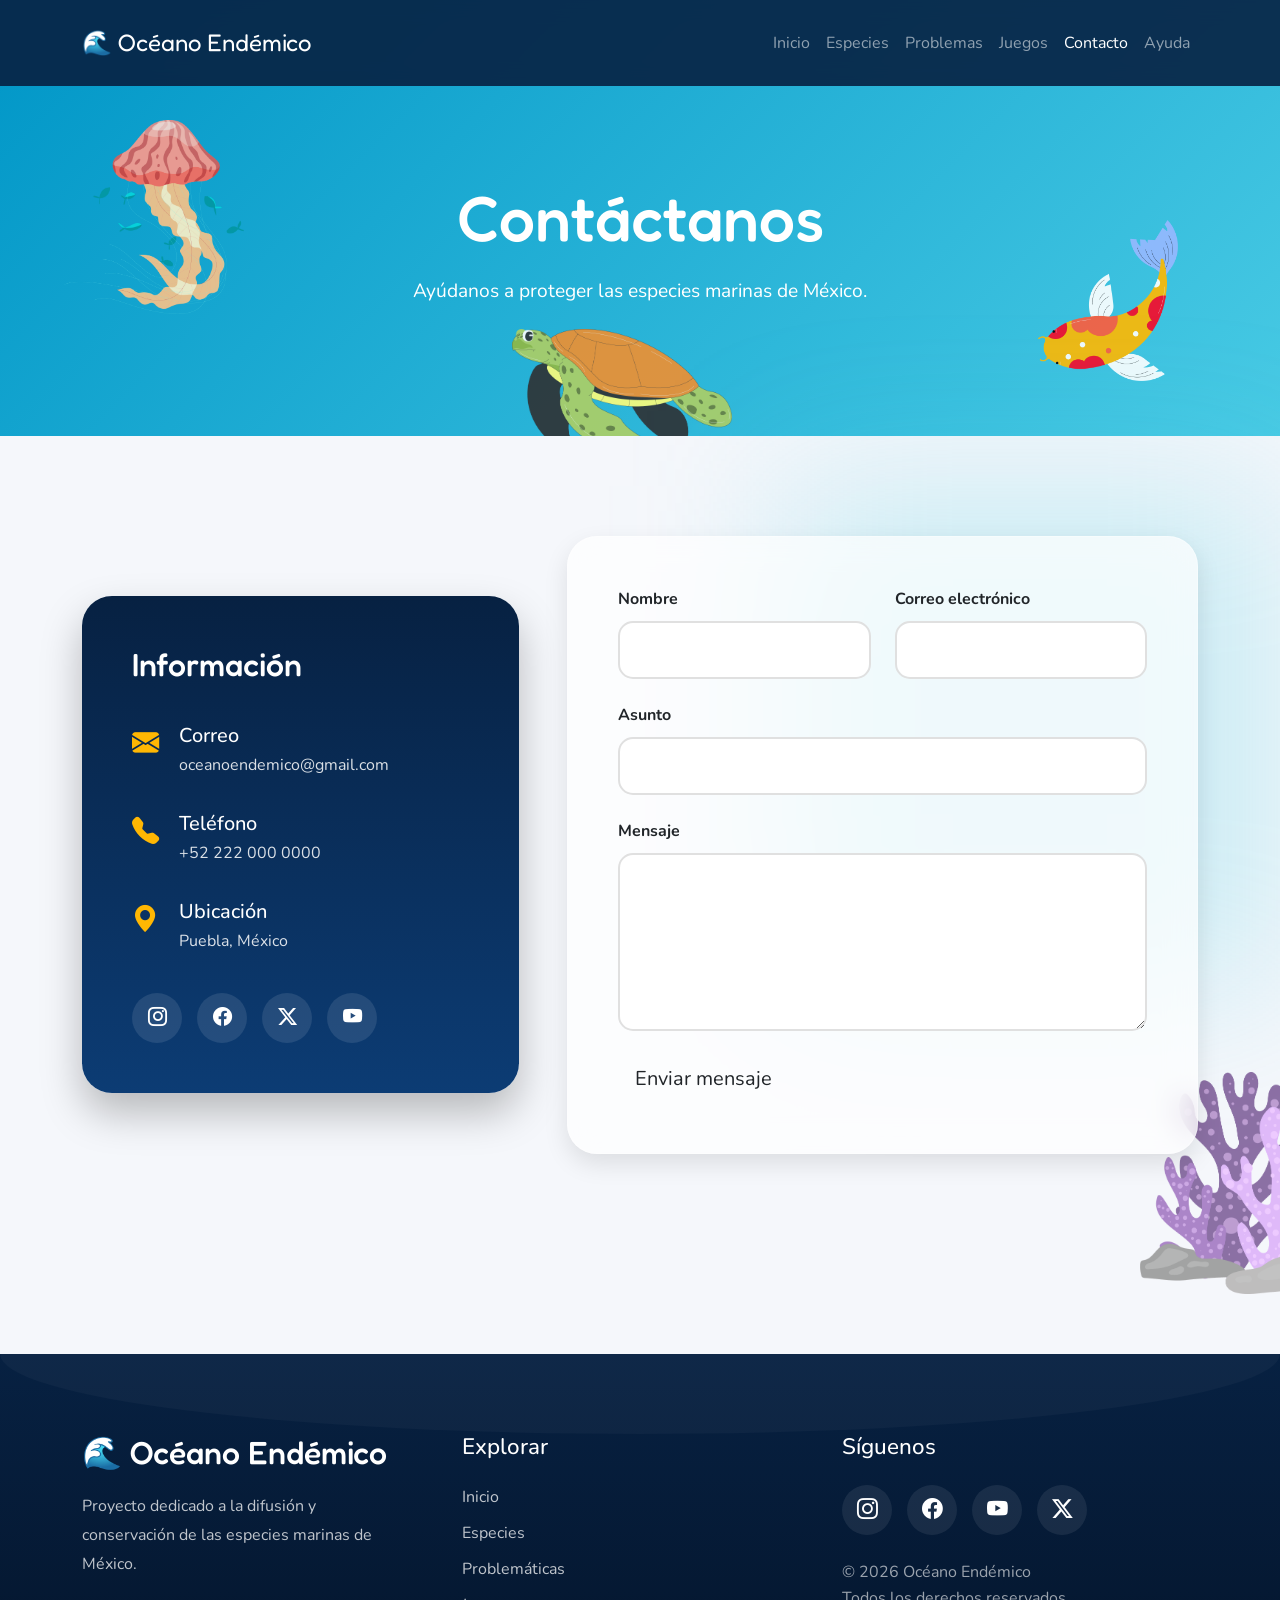
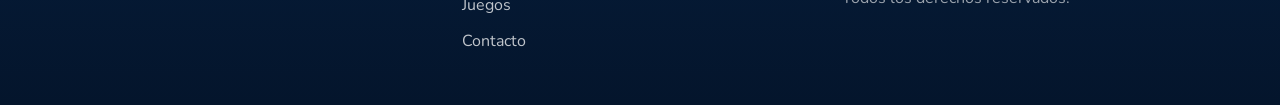
<file: html/contacto.html>
<!DOCTYPE html>
<html lang="es">
    <head>
        <meta charset="UTF-8">
    <meta name="viewport" content="width=device-width, initial-scale=1.0">

    <title>Océano Endémico</title>

    <!-- Bootstrap -->
    <link href="https://cdn.jsdelivr.net/npm/bootstrap@5.3.8/dist/css/bootstrap.min.css" rel="stylesheet">

    <!-- Fuentes -->
    <link href="https://fonts.googleapis.com/css2?family=Fredoka:wght@300..700&display=swap" rel="stylesheet">
    <link href="https://fonts.googleapis.com/css2?family=Nunito:wght@200..1000&display=swap" rel="stylesheet">

    <!-- Bootstrap Icons -->
    <link rel="stylesheet"
        href="https://cdn.jsdelivr.net/npm/bootstrap-icons@1.13.1/font/bootstrap-icons.min.css">

    <!-- ANIMATE.CSS -->
    <link rel="stylesheet" href="https://cdnjs.cloudflare.com/ajax/libs/animate.css/4.1.1/animate.min.css"/>  
    
    <!-- AOS Animate On Scroll -->
    <link rel="stylesheet" href="https://unpkg.com/aos@2.3.4/dist/aos.css"/>
    
    <!-- CSS -->
    <link rel="stylesheet" href="../css/contacto.css">
    
    </head>
    <body>
        <nav class="navbar navbar-expand-lg navbar-dark fixed-top">
        <div class="container">
            <a class="navbar-brand" href="#">🌊 Océano Endémico</a>
            <button class="navbar-toggler" type="button" data-bs-toggle="collapse" data-bs-target="#menu">
                <span class="navbar-toggler-icon"></span>
            </button>

            <div class="collapse navbar-collapse" id="menu">
                <ul class="navbar-nav ms-auto">
                    <li class="nav-item">
                        <a class="nav-link" href="../index.html">Inicio</a>
                    </li>
                    <li class="nav-item">
                        <a class="nav-link" href="../html/especies.html">Especies</a>
                    </li>
                    <li class="nav-item">
                        <a class="nav-link" href="../html/problemas.html">Problemas</a>
                    </li>
                    <li class="nav-item">
                        <a class="nav-link" href="../html/juegos.html">Juegos</a>
                    </li>
                    <li class="nav-item">
                        <a class="nav-link active" href="../html/contacto.html">Contacto</a>
                    </li>
                    <li class="nav-item">
                        <a class="nav-link" href="../html/ayuda.html">Ayuda</a>
                    </li>
                </ul>
            </div>
        </div>
    </nav>
    
    <!-- HERO -->
<section class="contact-hero" data-aos="fade-up">
    <img src="../img/pez.png" class="float-fish fish2" alt="">
    <img src="../img/medusa.png" class="float-fish fish1" alt="">
    <img src="../img/tortuga-png.png" class="float-fish fish3" alt="">
    <div class="bubble bubble1"></div>
    <div class="bubble bubble2"></div>
    <div class="bubble bubble3"></div>
    <div class="container text-center">
        <h1>Contáctanos</h1>
        <p>Ayúdanos a proteger las especies marinas de México.</p>
    </div>
</section>
    
    
    <!-- CONTACTO -->
<section class="contact-section">
    <div class="container">
        <img src="../img/coral.png" class="coral-decoration" alt="">
        <div class="row g-5 align-items-center">

            <!-- INFO -->
            <div class="col-lg-5">
                <div class="contact-info-card" data-aos="fade-right">
                    <h2>Información</h2>
                    <div class="contact-item">
                        <i class="bi bi-envelope-fill"></i>
                        <div>
                            <h5>Correo</h5>
                            <p>oceanoendemico@gmail.com</p>
                        </div>
                    </div>

                    <div class="contact-item">
                        <i class="bi bi-telephone-fill"></i>
                        <div>
                            <h5>Teléfono</h5>
                            <p>+52 222 000 0000</p>
                        </div>
                    </div>

                    <div class="contact-item">
                        <i class="bi bi-geo-alt-fill"></i>
                        <div>
                            <h5>Ubicación</h5>
                            <p>Puebla, México</p>
                        </div>
                    </div>

                    <div class="social-icons">
                        <a href="#"><i class="bi bi-instagram"></i></a>
                        <a href="#"><i class="bi bi-facebook"></i></a>
                        <a href="#"><i class="bi bi-twitter-x"></i></a>
                        <a href="#"><i class="bi bi-youtube"></i></a>
                    </div>
                </div>
            </div>

            <!-- FORM -->
            <div class="col-lg-7">
                <form class="contact-form" data-aos="fade-left">
                    <div class="row">
                        <div class="col-md-6 mb-4">
                            <label>Nombre</label>
                            <input type="text" id="nombre" class="form-control">
                        </div>

                        <div class="col-md-6 mb-4">
                            <label>Correo electrónico</label>
                            <input type="email" id="correo" class="form-control">
                        </div>
                    </div>

                    <div class="mb-4">
                        <label>Asunto</label>
                        <input type="text" id="asunto" class="form-control">
                    </div>

                    <div class="mb-4">
                        <label>Mensaje</label>
                        <textarea class="form-control" id="mensaje" rows="6"></textarea>
                    </div>

                    <button type="submit" class="btn hero-btn btn-lg">
                        Enviar mensaje
                    </button>
                </form>
            </div>
        </div>
    </div>
</section>
    
    
    <!-- FOOTER -->
    <footer class="footer-ocean">
    <div class="container">
        <div class="row gy-5">
            <!-- Marca -->
            <div class="col-lg-4" data-aos="fade-up">
                <h3 class="footer-logo">🌊 Océano Endémico</h3>
                <p class="footer-text">
                    Proyecto dedicado a la difusión y conservación
                    de las especies marinas de México.
                </p>
            </div>

            <!-- Navegación -->
            <div class="col-lg-4" data-aos="fade-up" data-aos-delay="150">
                <h4 class="footer-title">Explorar</h4>
                <ul class="footer-links">
                    <li><a href="../index.html">Inicio</a></li>
                    <li><a href="../html/especies.html">Especies</a></li>
                    <li><a href="../html/problemas.html">Problemáticas</a></li>
                    <li><a href="../html/juegos.html">Juegos</a></li>
                    <li><a href="../html/contacto.html">Contacto</a></li>
                </ul>
            </div>

            <!-- Redes -->
            <div class="col-lg-4" data-aos="fade-up" data-aos-delay="300">
                <h4 class="footer-title">Síguenos</h4>
                <div class="footer-social">
                    <a href=""><i class="bi bi-instagram"></i></a>
                    <a href=""><i class="bi bi-facebook"></i></a>
                    <a href=""><i class="bi bi-youtube"></i></a>
                    <a href=""><i class="bi bi-twitter-x"></i></a>
                </div>
                <p class="footer-copy">
                    © 2026 Océano Endémico <br>
                    Todos los derechos reservados.
                </p>
            </div>
        </div>
    </div>
</footer>

    <!-- SCRIPT BOOTSTRAP -->
    <script src="https://cdn.jsdelivr.net/npm/bootstrap@5.3.8/dist/js/bootstrap.bundle.min.js"></script>
    
    <!-- AOS JS -->
    <script src="https://unpkg.com/aos@2.3.4/dist/aos.js"></script>

<script>
    AOS.init({
        duration: 1200,
        once: true
    });
</script>
    </body>
</html>
</file>
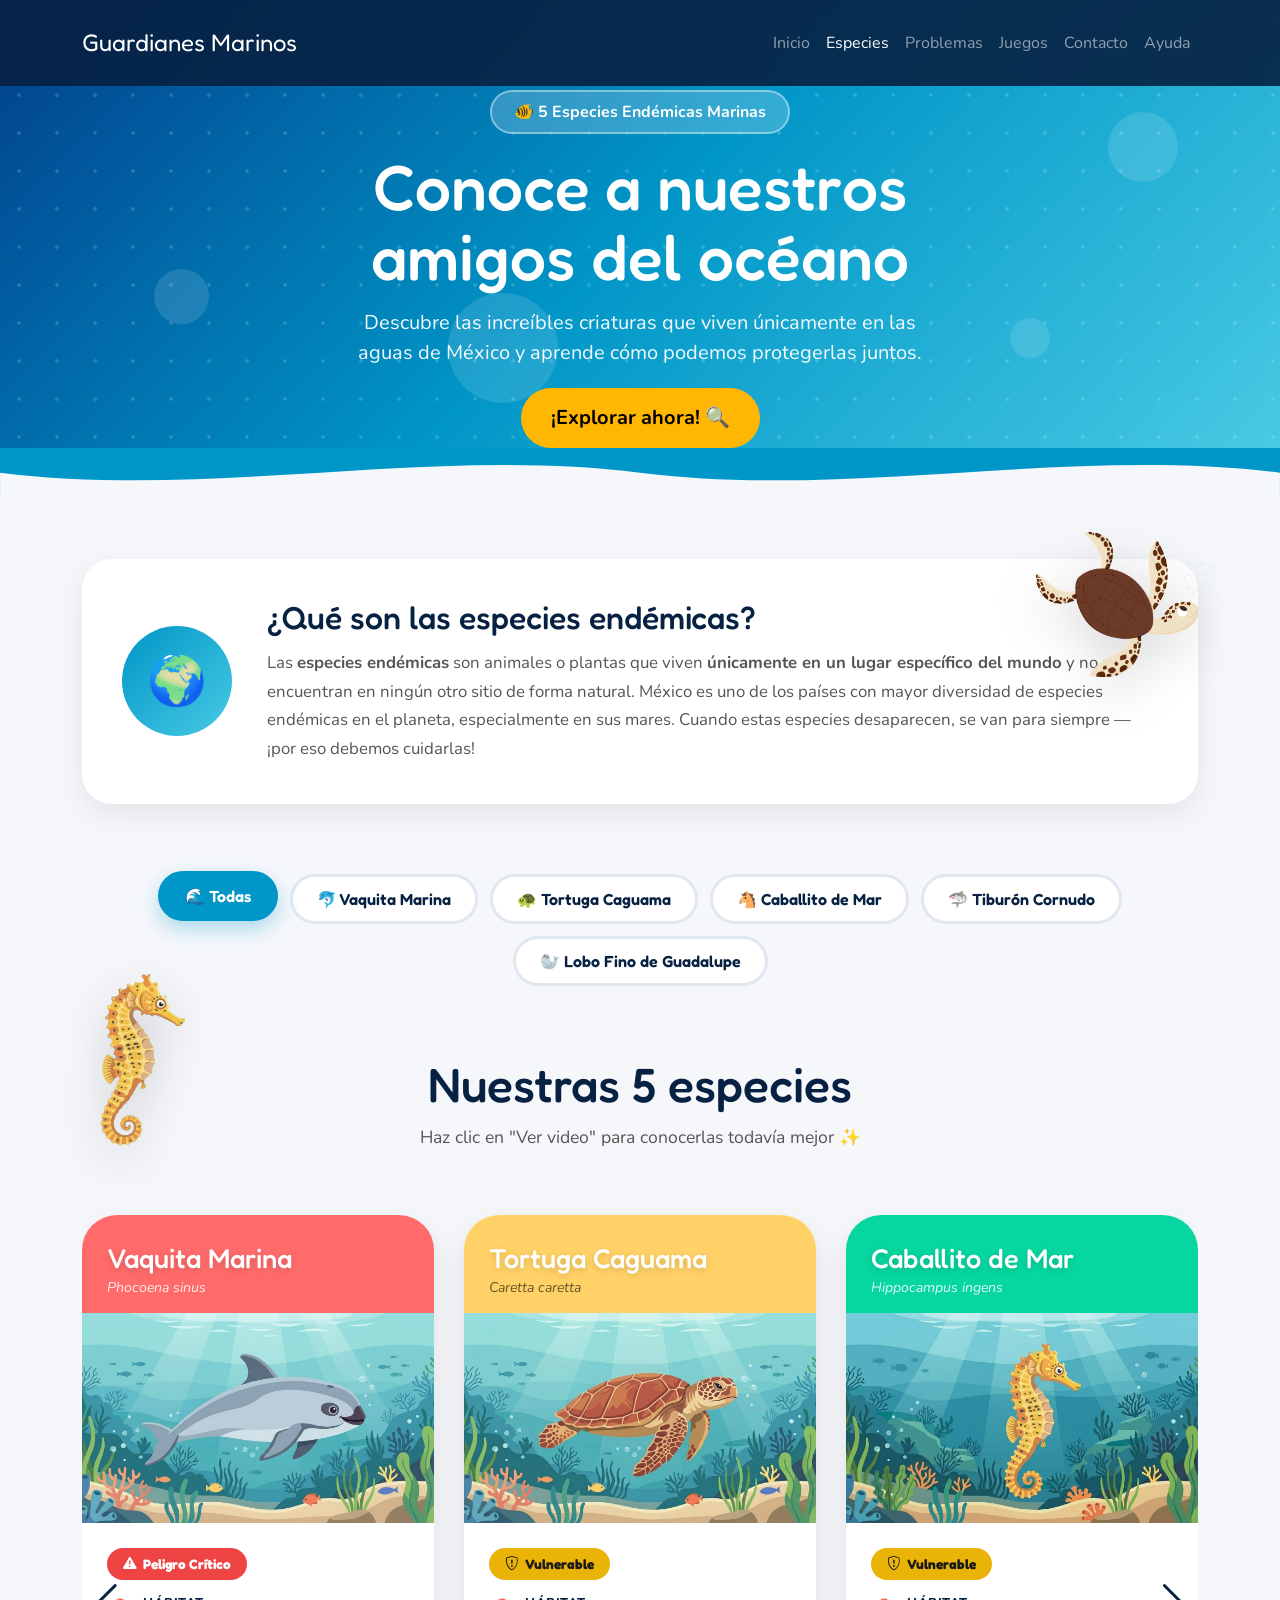
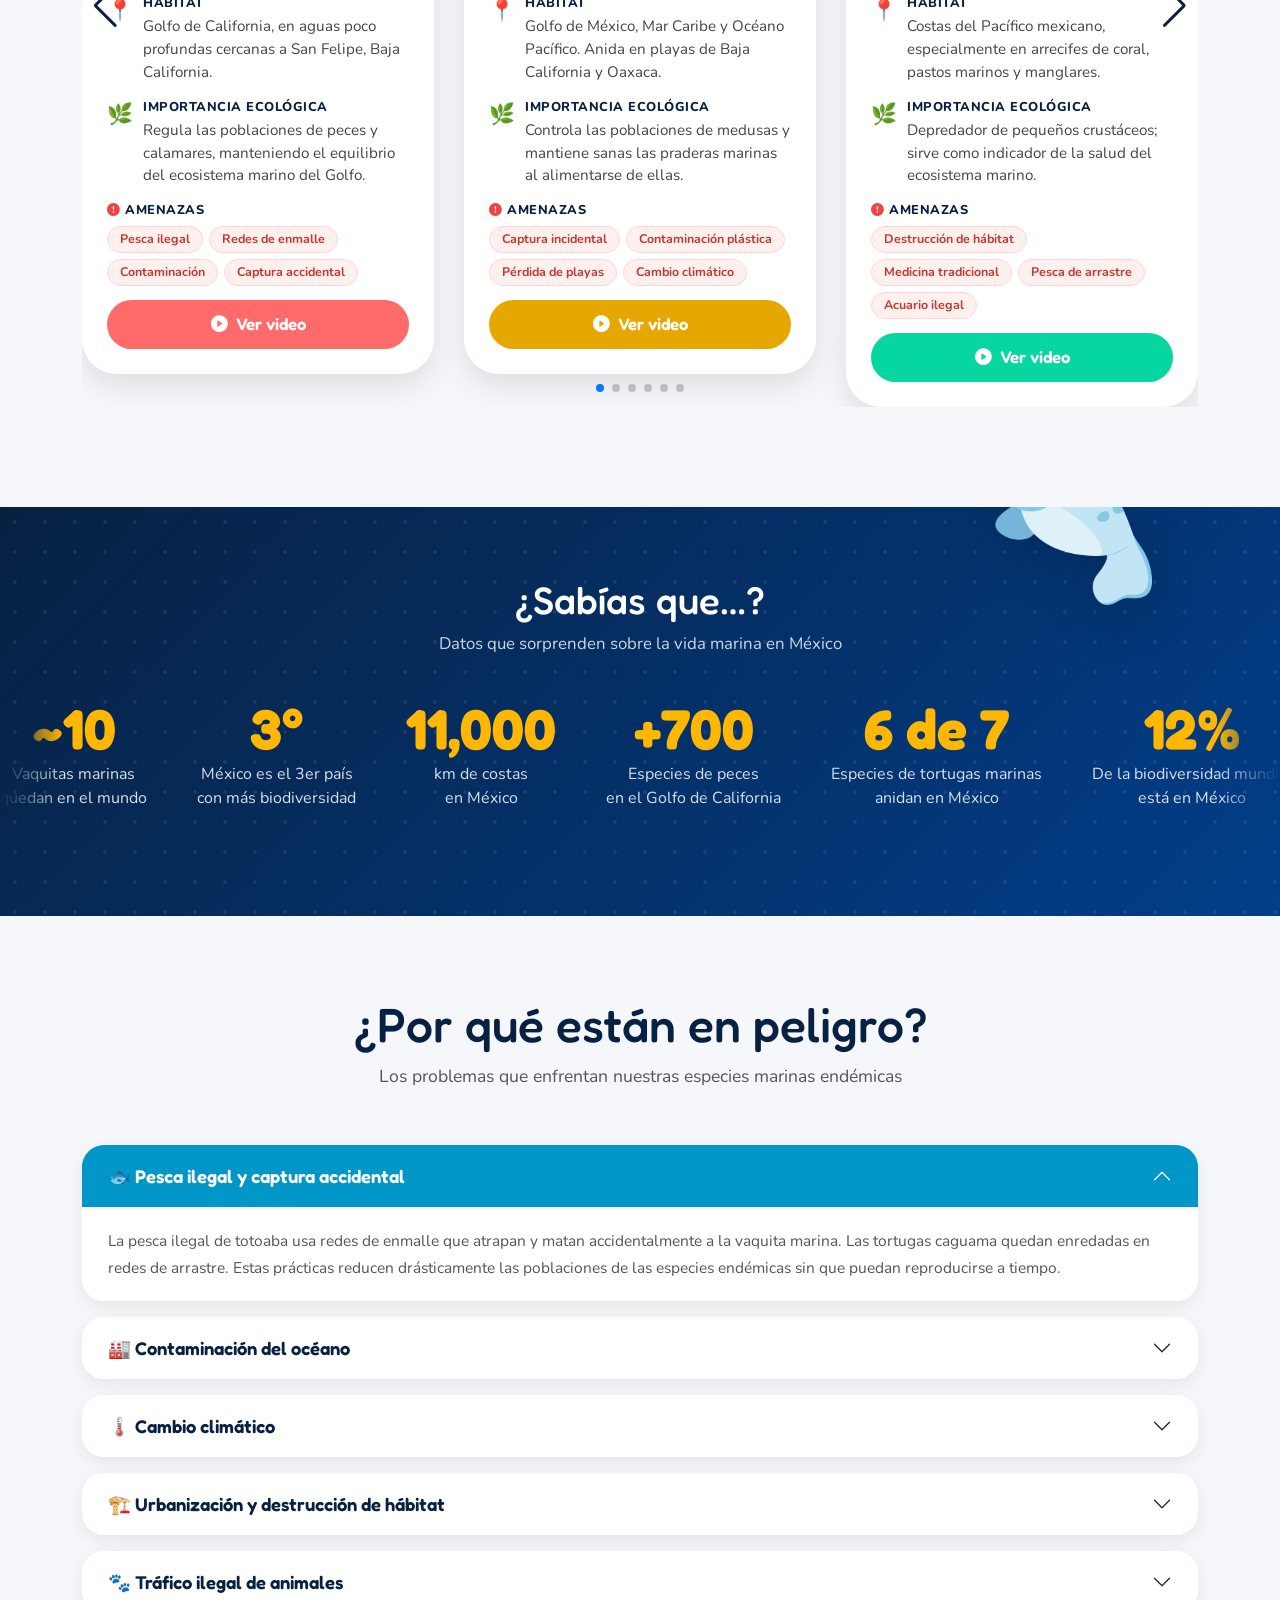
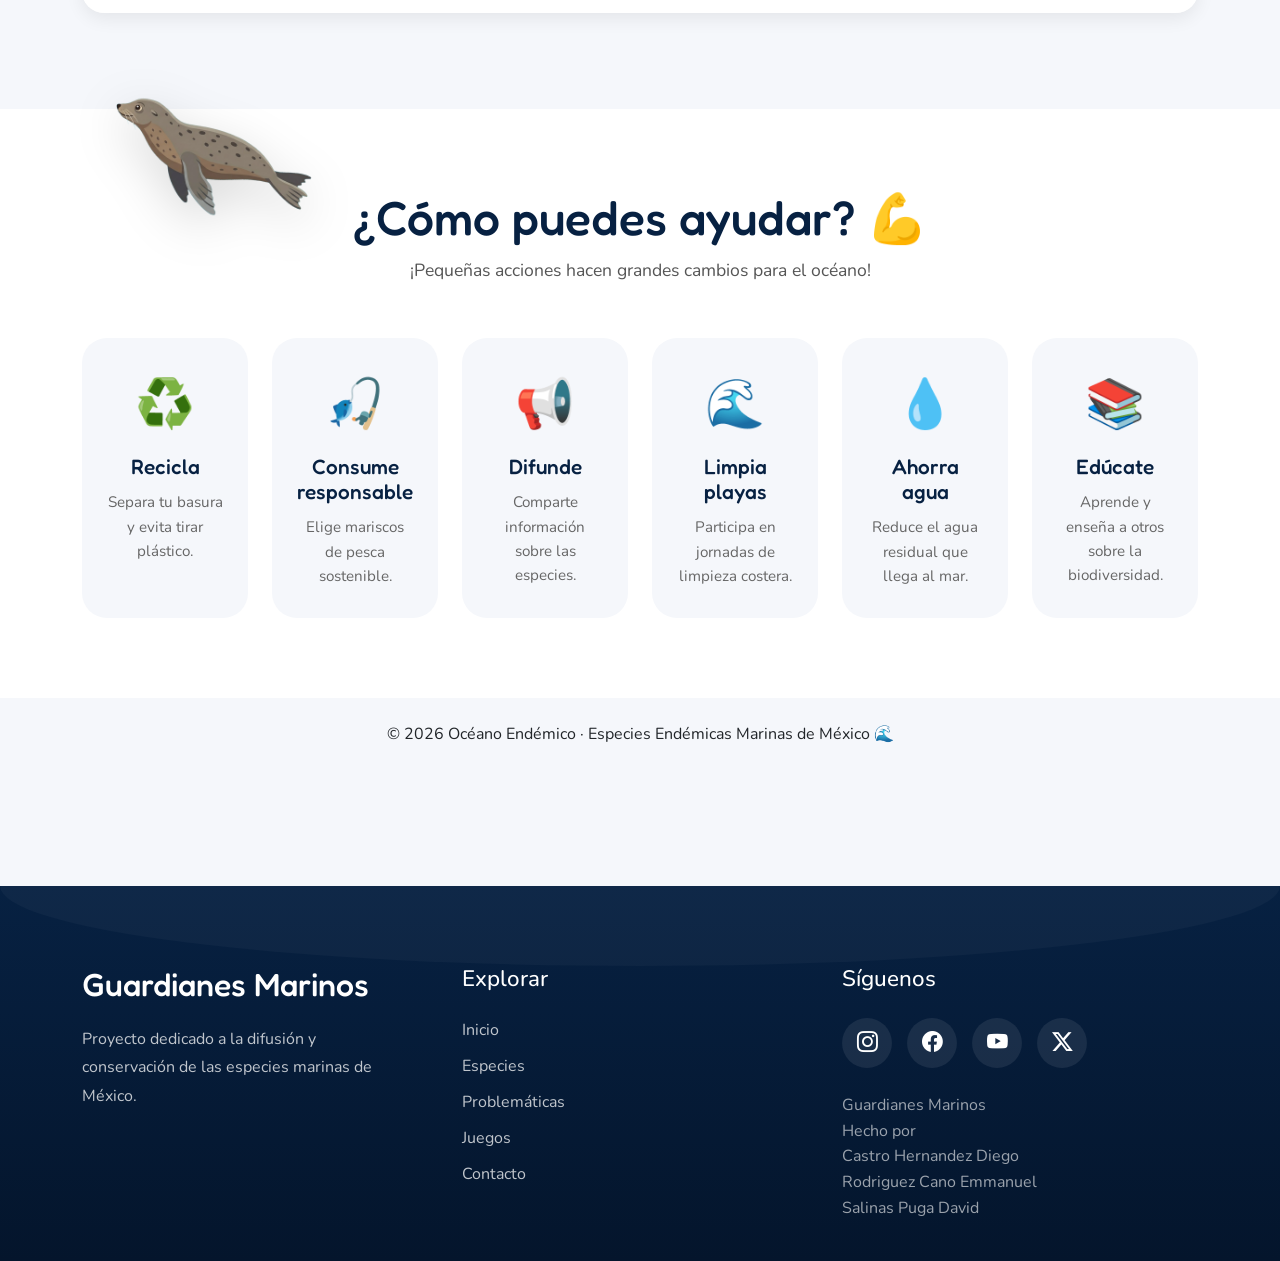
<file: html/especies.html>
<!DOCTYPE html>
<html lang="es">

<head>
    <meta charset="UTF-8">
    <meta name="viewport" content="width=device-width, initial-scale=1.0">
    <title>Océano Endémico</title>

    <!-- Bootstrap -->
    <link href="https://cdn.jsdelivr.net/npm/bootstrap@5.3.8/dist/css/bootstrap.min.css" rel="stylesheet">
    <link rel="stylesheet" href="https://cdnjs.cloudflare.com/ajax/libs/animate.css/4.1.1/animate.min.css">
    <!-- Swiper CSS -->
    <link rel="stylesheet" href="https://cdn.jsdelivr.net/npm/swiper@11/swiper-bundle.min.css" />

    <!-- Fuentes -->
    <link href="https://fonts.googleapis.com/css2?family=Fredoka:wght@300..700&display=swap" rel="stylesheet">
    <link href="https://fonts.googleapis.com/css2?family=Nunito:wght@200..1000&display=swap" rel="stylesheet">

    <!-- Bootstrap Icons -->
    <link rel="stylesheet" href="https://cdn.jsdelivr.net/npm/bootstrap-icons@1.13.1/font/bootstrap-icons.min.css">

    <!-- CSS principal -->
    <link rel="stylesheet" href="../css/style.css">

    <style>
        /* ===== VARIABLES EXTRA ESPECIES ===== */
        :root {
            --vaquita: #ff6b6b;
            --tortuga: #ffd166;
            --caballito: #06d6a0;
            --tiburon: #118ab2;
            --lobo: #a855f7;

            --status-critico: #ef4444;
            --status-peligro: #f97316;
            --status-vulnerable: #eab308;
            --status-menor: #22c55e;
        }

        /* ===== HERO ESPECIES ===== */
        .hero-especies {
            background: linear-gradient(135deg, #023e8a, #0096c7, #48cae4);
            min-height: 45vh;
            display: flex;
            align-items: center;
            padding-top: 90px;
            position: relative;
            overflow: hidden;
        }

        .hero-especies::before {
            content: "";
            position: absolute;
            inset: 0;
            background-image: radial-gradient(rgba(255, 255, 255, 0.15) 2px, transparent 2px);
            background-size: 38px 38px;
            z-index: 1;
        }

        .hero-video-bg {
            position: absolute;
            top: 0;
            left: 0;
            width: 100%;
            height: 100%;
            object-fit: cover;
            z-index: 0;
            opacity: 0.4;
            pointer-events: none;
        }

        .hero-especies-content {
            position: relative;
            z-index: 2;
            color: white;
            text-align: center;
        }

        .hero-especies-content h1 {
            font-family: "Fredoka", sans-serif;
            font-size: 4rem;
            line-height: 1.1;
            margin-bottom: 15px;
        }

        .hero-especies-content p {
            font-size: 1.25rem;
            max-width: 600px;
            margin: 0 auto 20px;
            opacity: 0.95;
        }

        .bubble-badge {
            background: rgba(255, 255, 255, 0.2);
            backdrop-filter: blur(6px);
            border: 2px solid rgba(255, 255, 255, 0.4);
            border-radius: 50px;
            padding: 8px 22px;
            display: inline-block;
            font-size: 1rem;
            font-weight: 700;
            margin-bottom: 18px;
        }

        /* Burbujas decorativas */
        .burbuja {
            position: absolute;
            border-radius: 50%;
            background: rgba(255, 255, 255, 0.12);
            animation: flotar-burbuja 6s ease-in-out infinite;
        }

        .burbuja:nth-child(1) {
            width: 90px;
            height: 90px;
            top: 15%;
            left: 5%;
            animation-delay: 0s;
        }

        .burbuja:nth-child(2) {
            width: 55px;
            height: 55px;
            top: 60%;
            left: 12%;
            animation-delay: 1.5s;
        }

        .burbuja:nth-child(3) {
            width: 70px;
            height: 70px;
            top: 25%;
            right: 8%;
            animation-delay: 0.8s;
        }

        .burbuja:nth-child(4) {
            width: 40px;
            height: 40px;
            bottom: 20%;
            right: 18%;
            animation-delay: 2s;
        }

        .burbuja:nth-child(5) {
            width: 110px;
            height: 110px;
            bottom: 10%;
            left: 35%;
            animation-delay: 1s;
        }

        @keyframes flotar-burbuja {

            0%,
            100% {
                transform: translateY(0) scale(1);
            }

            50% {
                transform: translateY(-18px) scale(1.05);
            }
        }

        /* ===== FILTROS DE ESPECIE ===== */
        .filtros-section {
            background: #f5f7fb;
            padding: 40px 0 10px;
        }

        .filtros-wrap {
            display: flex;
            gap: 12px;
            justify-content: center;
            flex-wrap: wrap;
        }

        .btn-filtro {
            background: white;
            border: 3px solid #e0e7ef;
            border-radius: 50px;
            padding: 10px 24px;
            font-family: "Fredoka", sans-serif;
            font-size: 1rem;
            font-weight: 600;
            color: #072142;
            cursor: pointer;
            transition: all 0.3s ease;
        }

        .btn-filtro:hover,
        .btn-filtro.activo {
            background: #0096c7;
            border-color: #0096c7;
            color: white;
            transform: translateY(-3px);
            box-shadow: 0 8px 20px rgba(0, 150, 199, 0.3);
        }

        /* ===== INTRODUCCION ===== */
        .intro-endemicas {
            background: #f5f7fb;
            padding: 60px 0 30px;
        }

        .intro-card {
            background: white;
            border-radius: 30px;
            padding: 40px;
            box-shadow: 0 10px 30px rgba(0, 0, 0, 0.08);
            display: flex;
            align-items: center;
            gap: 35px;
        }

        .intro-icono {
            width: 110px;
            height: 110px;
            min-width: 110px;
            border-radius: 50%;
            background: linear-gradient(135deg, #0096c7, #48cae4);
            display: flex;
            align-items: center;
            justify-content: center;
            font-size: 3rem;
        }

        .intro-texto h2 {
            font-family: "Fredoka", sans-serif;
            font-size: 2rem;
            color: #072142;
            margin-bottom: 12px;
        }

        .intro-texto p {
            color: #555;
            font-size: 1.05rem;
            line-height: 1.7;
            margin: 0;
        }

        /* ===== SECCIÓN ESPECIES ===== */
        .especies-section {
            padding: 60px 0 100px;
            background: #f5f7fb;
        }

        .titulo-seccion {
            text-align: center;
            margin-bottom: 55px;
        }

        .titulo-seccion h2 {
            font-family: "Fredoka", sans-serif;
            font-size: 3rem;
            color: #072142;
            margin-bottom: 10px;
        }

        .titulo-seccion p {
            color: #555;
            font-size: 1.1rem;
        }

        /* ===== TARJETA ESPECIE ===== */
        .especie-card {
            background: white;
            border-radius: 35px;
            overflow: hidden;
            box-shadow: 0 12px 30px rgba(0, 0, 0, 0.1);
            transition: transform 0.4s ease, box-shadow 0.4s ease;
            height: 100%;
            display: flex;
            flex-direction: column;
        }

        .especie-card:hover {
            transform: translateY(-12px);
            box-shadow: 0 25px 50px rgba(0, 0, 0, 0.18);
        }

        /* Banda de color superior por especie */
        .especie-card-header {
            padding: 22px 25px 15px;
            position: relative;
        }

        .especie-card[data-especie="vaquita"] .especie-card-header {
            background: var(--vaquita);
        }

        .especie-card[data-especie="tortuga"] .especie-card-header {
            background: var(--tortuga);
        }

        .especie-card[data-especie="caballito"] .especie-card-header {
            background: var(--caballito);
        }

        .especie-card[data-especie="tiburon"] .especie-card-header {
            background: var(--tiburon);
        }

        .especie-card[data-especie="lobo"] .especie-card-header {
            background: var(--lobo);
        }

        .especie-emoji {
            font-size: 3.5rem;
            line-height: 1;
            margin-bottom: 5px;
            display: block;
        }

        .especie-card-header h3 {
            font-family: "Fredoka", sans-serif;
            font-size: 1.7rem;
            color: white;
            margin: 0;
            text-shadow: 0 2px 6px rgba(0, 0, 0, 0.15);
        }

        .nombre-cientifico {
            font-size: 0.88rem;
            color: rgba(255, 255, 255, 0.88);
            font-style: italic;
            margin: 2px 0 0;
        }

        /* Foto de la especie */
        .especie-img-wrap {
            height: 210px;
            overflow: hidden;
        }

        .especie-img-wrap img {
            width: 100%;
            height: 100%;
            object-fit: cover;
            transition: transform 0.5s ease;
        }

        .especie-card:hover .especie-img-wrap img {
            transform: scale(1.07);
        }

        /* Cuerpo de la tarjeta */
        .especie-body {
            padding: 25px;
            flex: 1;
            display: flex;
            flex-direction: column;
            gap: 14px;
        }

        /* Badge estado de conservación */
        .estado-badge {
            display: inline-flex;
            align-items: center;
            gap: 6px;
            border-radius: 50px;
            padding: 6px 16px;
            font-size: 0.85rem;
            font-weight: 700;
            font-family: "Fredoka", sans-serif;
            color: white;
        }

        .estado-critico {
            background: var(--status-critico);
        }

        .estado-peligro {
            background: var(--status-peligro);
        }

        .estado-vulnerable {
            background: var(--status-vulnerable);
            color: #1a1a1a;
        }

        .estado-menor {
            background: var(--status-menor);
        }

        /* Filas de información */
        .info-row {
            display: flex;
            align-items: flex-start;
            gap: 10px;
            font-size: 0.95rem;
            color: #444;
        }

        .info-row .info-icon {
            font-size: 1.3rem;
            min-width: 26px;
            text-align: center;
            margin-top: 1px;
        }

        .info-label {
            font-weight: 800;
            color: #072142;
            display: block;
            font-size: 0.8rem;
            text-transform: uppercase;
            letter-spacing: 0.04em;
            margin-bottom: 2px;
        }

        /* Tags de amenazas */
        .amenazas-wrap {
            display: flex;
            flex-wrap: wrap;
            gap: 6px;
            margin-top: 4px;
        }

        .amenaza-tag {
            background: #fff0f0;
            color: #c0392b;
            border-radius: 20px;
            padding: 3px 12px;
            font-size: 0.78rem;
            font-weight: 700;
            border: 1.5px solid #ffd5d2;
        }

        /* Botón ver más / video */
        .btn-especie {
            border: none;
            border-radius: 50px;
            padding: 12px 28px;
            font-family: "Fredoka", sans-serif;
            font-size: 1.05rem;
            font-weight: 600;
            color: white;
            cursor: pointer;
            transition: all 0.3s ease;
            width: 100%;
            display: flex;
            align-items: center;
            justify-content: center;
            gap: 8px;
            margin-top: auto;
        }

        .especie-card[data-especie="vaquita"] .btn-especie {
            background: var(--vaquita);
        }

        .especie-card[data-especie="tortuga"] .btn-especie {
            background: #e6a800;
        }

        .especie-card[data-especie="caballito"] .btn-especie {
            background: var(--caballito);
        }

        .especie-card[data-especie="tiburon"] .btn-especie {
            background: var(--tiburon);
        }

        .especie-card[data-especie="lobo"] .btn-especie {
            background: var(--lobo);
        }

        .btn-especie:hover {
            transform: translateY(-3px);
            box-shadow: 0 8px 20px rgba(0, 0, 0, 0.25);
            filter: brightness(1.08);
        }

        /* ===== DIVISOR ONDAS ===== */
        .onda-divisor {
            width: 100%;
            overflow: hidden;
            line-height: 0;
            margin-top: -2px;
        }

        .onda-divisor svg {
            display: block;
        }

        /* ===== MODAL ESPECIE ===== */
        .modal-especie .modal-content {
            border-radius: 30px;
            overflow: hidden;
            border: none;
        }

        .modal-especie .modal-header {
            border: none;
            padding: 22px 28px 14px;
        }

        .modal-especie .modal-title {
            font-family: "Fredoka", sans-serif;
            font-size: 1.6rem;
            color: white;
        }

        .modal-especie .btn-close {
            filter: brightness(0) invert(1);
        }

        .modal-especie[data-especie="vaquita"] .modal-header {
            background: var(--vaquita);
        }

        .modal-especie[data-especie="tortuga"] .modal-header {
            background: var(--tortuga);
        }

        .modal-especie[data-especie="caballito"] .modal-header {
            background: var(--caballito);
        }

        .modal-especie[data-especie="tiburon"] .modal-header {
            background: var(--tiburon);
        }

        .modal-especie[data-especie="lobo"] .modal-header {
            background: var(--lobo);
        }

        .modal-especie[data-especie="tortuga"] .modal-title {
            color: #072142;
        }

        .modal-especie[data-especie="tortuga"] .btn-close {
            filter: none;
        }

        .modal-info-grid {
            display: grid;
            grid-template-columns: 1fr 1fr;
            gap: 16px;
            padding: 24px;
        }

        .modal-info-chip {
            background: #f5f7fb;
            border-radius: 18px;
            padding: 16px 18px;
        }

        .modal-info-chip span {
            font-size: 0.75rem;
            text-transform: uppercase;
            letter-spacing: 0.05em;
            font-weight: 800;
            color: #0096c7;
            display: block;
            margin-bottom: 4px;
        }

        .modal-info-chip p {
            margin: 0;
            font-size: 0.95rem;
            color: #333;
            line-height: 1.5;
        }

        /* ===== CONTADOR ESPECIES ===== */
        .contador-section {
            background: linear-gradient(135deg, #072142, #023e8a);
            padding: 70px 0;
            text-align: center;
            color: white;
            position: relative;
            overflow: hidden;
        }

        .contador-section::before {
            content: "";
            position: absolute;
            inset: 0;
            background-image: radial-gradient(rgba(255, 255, 255, 0.07) 2px, transparent 2px);
            background-size: 30px 30px;
        }

        .contador-grid {
            display: flex;
            justify-content: center;
            gap: 50px;
            flex-wrap: wrap;
            position: relative;
            z-index: 2;
        }

        .contador-item {
            text-align: center;
        }

        .contador-num {
            font-family: "Fredoka", sans-serif;
            font-size: 3.5rem;
            font-weight: 700;
            color: #ffb703;
            display: block;
            line-height: 1;
        }

        .contador-label {
            font-size: 1rem;
            opacity: 0.85;
            margin-top: 6px;
        }

        /* ===== TIPS CONSERVACIÓN ===== */
        .tips-section {
            background: white;
            padding: 80px 0;
        }

        .tip-card {
            background: #f5f7fb;
            border-radius: 25px;
            padding: 30px 25px;
            text-align: center;
            transition: transform 0.3s ease, box-shadow 0.3s ease;
            height: 100%;
        }

        .tip-card:hover {
            transform: translateY(-8px);
            box-shadow: 0 15px 35px rgba(0, 0, 0, 0.1);
        }

        .tip-icono {
            font-size: 3rem;
            margin-bottom: 15px;
            display: block;
        }

        .tip-card h4 {
            font-family: "Fredoka", sans-serif;
            font-size: 1.3rem;
            color: #072142;
            margin-bottom: 10px;
        }

        .tip-card p {
            color: #666;
            font-size: 0.95rem;
            line-height: 1.6;
            margin: 0;
        }

        /* ===== ACCORDION ESPECIE ===== */
        .accordion-especies .accordion-item {
            border: none;
            border-radius: 22px !important;
            overflow: hidden;
            margin-bottom: 16px;
            box-shadow: 0 6px 18px rgba(0, 0, 0, 0.07);
        }

        .accordion-especies .accordion-button {
            font-family: "Fredoka", sans-serif;
            font-size: 1.15rem;
            font-weight: 600;
            color: #072142;
            background: white;
            padding: 20px 26px;
            box-shadow: none;
        }

        .accordion-especies .accordion-button:not(.collapsed) {
            background: #0096c7;
            color: white;
        }

        .accordion-especies .accordion-button:focus {
            box-shadow: none;
        }

        .accordion-especies .accordion-body {
            background: white;
            padding: 20px 26px;
            font-size: 0.97rem;
            color: #555;
            line-height: 1.75;
        }

        .accordion-especies .accordion-button::after {
            filter: brightness(0) invert(1);
        }

        .accordion-especies .accordion-button.collapsed::after {
            filter: none;
        }

        /* ===== RESPONSIVE ===== */
        @media (max-width: 768px) {
            .hero-especies-content h1 {
                font-size: 2.6rem;
            }

            .intro-card {
                flex-direction: column;
                text-align: center;
            }

            .modal-info-grid {
                grid-template-columns: 1fr;
            }

            .contador-grid {
                gap: 28px;
            }

            .contador-num {
                font-size: 2.5rem;
            }
        }

        @media (max-width: 576px) {
            .hero-especies-content h1 {
                font-size: 2rem;
            }

            .especie-card-header h3 {
                font-size: 1.4rem;
            }
        }

        /* ===== SINGLE VIEW ============ */
        #single-view-container {
            position: relative;
            width: 100%;
            min-height: 80vh;
            background-size: cover;
            background-position: center;
            background-attachment: fixed;
            transition: background-image 0.5s ease;
        }

        .sv-overlay {
            position: absolute;
            inset: 0;
            background: linear-gradient(to right, rgba(7, 33, 66, 0.95) 0%, rgba(7, 33, 66, 0.3) 100%);
            z-index: 1;
        }

        #single-view-container .container {
            z-index: 2;
        }

        .sv-glass-card {
            background: rgba(255, 255, 255, 0.1);
            backdrop-filter: blur(15px);
            -webkit-backdrop-filter: blur(15px);
            border: 1px solid rgba(255, 255, 255, 0.2);
            border-radius: 30px;
            padding: 40px;
            max-width: 1200px;
            color: white;
            box-shadow: 0 20px 40px rgba(0, 0, 0, 0.3);
        }

        .sv-emoji {
            font-size: 4.5rem;
            line-height: 1;
            display: block;
            margin-bottom: 10px;
        }

        .sv-glass-card h3 {
            font-family: "Fredoka", sans-serif;
            font-size: 2.8rem;
            margin-bottom: 5px;
            text-shadow: 0 2px 10px rgba(0, 0, 0, 0.3);
            color: white;
        }

        #sv-cientifico {
            font-size: 1.15rem;
            font-style: italic;
            opacity: 0.9;
            margin-bottom: 20px;
        }

        .sv-divider {
            border-color: rgba(255, 255, 255, 0.3);
            margin: 20px 0;
        }

        .sv-text {
            font-size: 2.1rem;
            line-height: 1.6;
            opacity: 0.95;
            margin-bottom: 0;
        }

        @media (max-width: 768px) {
            .sv-overlay {
                background: linear-gradient(to bottom, rgba(7, 33, 66, 0.95) 0%, rgba(7, 33, 66, 0.4) 100%);
            }

            .sv-glass-card h3 {
                font-size: 2.2rem;
            }
        }

        /* ===== MARQUEE (CINTA EN LOOP) ===== */
        .marquee-wrapper {
            overflow: hidden;
            position: relative;
            width: 100%;
            z-index: 2;
            padding: 20px 0;
            mask-image: linear-gradient(to right, transparent, black 5%, black 95%, transparent);
            -webkit-mask-image: linear-gradient(to right, transparent, black 5%, black 95%, transparent);
        }

        .marquee-content {
            display: flex;
            width: max-content;
            animation: scroll-left 40s linear infinite;
            gap: 50px;
        }

        .marquee-content:hover {
            animation-play-state: paused;
        }

        @keyframes scroll-left {
            0% {
                transform: translateX(0);
            }

            100% {
                transform: translateX(-50%);
            }
        }

        /* ===== IMAGEN FLOTANTE SINGLE VIEW ===== */
        @keyframes floatAnim {
            0% {
                transform: translateY(0px);
            }

            50% {
                transform: translateY(-15px);
            }

            100% {
                transform: translateY(0px);
            }
        }

        @keyframes floatAnimMore {
            0% {
                transform: translateY(0px) rotate(-2deg);
            }

            50% {
                transform: translateY(-35px) rotate(3deg);
            }

            100% {
                transform: translateY(0px) rotate(-2deg);
            }
        }

        .sv-floating-img {
            position: absolute;
            bottom: 5%;
            right: 5%;
            width: 400px;
            height: auto;
            z-index: 10;
            animation: floatAnim 4s ease-in-out infinite;
            pointer-events: none;
        }

        .floating-section-img {
            position: absolute;
            z-index: 10;
            animation: floatAnimMore 5s ease-in-out infinite;
            pointer-events: none;
            filter: drop-shadow(0 15px 25px rgba(0, 0, 0, 0.15));
        }
    </style>
</head>

<body>

    <!-- ============ NAVBAR ============ -->
    <nav class="navbar navbar-expand-lg navbar-dark fixed-top">
        <div class="container">
            <a class="navbar-brand" href="../index.html">Guardianes Marinos</a>
            <button class="navbar-toggler" type="button" data-bs-toggle="collapse" data-bs-target="#menu">
                <span class="navbar-toggler-icon"></span>
            </button>

            <div class="collapse navbar-collapse" id="menu">
                <ul class="navbar-nav ms-auto">
                    <li class="nav-item">
                        <a class="nav-link" href="../index.html">Inicio</a>
                    </li>
                    <li class="nav-item">
                        <a class="nav-link active" href="../html/especies.html">Especies</a>
                    </li>
                    <li class="nav-item">
                        <a class="nav-link" href="../html/problemas.html">Problemas</a>
                    </li>
                    <li class="nav-item">
                        <a class="nav-link" href="../html/juegos.html">Juegos</a>
                    </li>
                    <li class="nav-item">
                        <a class="nav-link" href="../html/contacto.html">Contacto</a>
                    </li>
                    <li class="nav-item">
                        <a class="nav-link" href="../html/ayuda.html">Ayuda</a>
                    </li>
                </ul>
            </div>
        </div>
    </nav>

    <!-- ============ HERO ESPECIES ============ -->
    <header class="hero-especies">
        <video autoplay loop muted playsinline class="hero-video-bg">
            <source src="https://www.pexels.com/es-es/download/video/33847766/" type="video/mp4">
        </video>
        <!-- Burbujas decorativas -->
        <div class="burbuja"></div>
        <div class="burbuja"></div>
        <div class="burbuja"></div>
        <div class="burbuja"></div>
        <div class="burbuja"></div>

        <div class="container hero-especies-content">
            <span class="bubble-badge">🐠 5 Especies Endémicas Marinas</span>
            <h1>Conoce a nuestros<br>amigos del océano</h1>
            <p>Descubre las increíbles criaturas que viven únicamente en las aguas de México
                y aprende cómo podemos protegerlas juntos.</p>
            <a href="#especies-grid" class="btn hero-btn btn-lg">¡Explorar ahora! 🔍</a>
        </div>
    </header>

    <!-- ============ ONDA DIVISOR ============ -->
    <div class="onda-divisor" style="background:#0096c7;">
        <svg viewBox="0 0 1440 60" xmlns="http://www.w3.org/2000/svg">
            <path d="M0,30 C240,60 480,0 720,30 C960,60 1200,0 1440,30 L1440,60 L0,60 Z" fill="#f5f7fb" />
        </svg>
    </div>

    <!-- ============ INTRODUCCIÓN ============ -->
    <section class="animate__animated animate__backInRight intro-endemicas" style="position: relative;">
        <img src="../img/tortuga-flat-2.png" alt="Tortuga flotante" class="floating-section-img"
            style="top: 10%; right: 5%; width: 180px;">
        <div class="container">
            <div class="intro-card">
                <div class="intro-icono">🌍</div>
                <div class="intro-texto">
                    <h2>¿Qué son las especies endémicas?</h2>
                    <p>Las <strong>especies endémicas</strong> son animales o plantas que viven <strong>únicamente en un
                            lugar específico del mundo</strong>
                        y no se encuentran en ningún otro sitio de forma natural. México es uno de los países con mayor
                        diversidad de especies endémicas
                        en el planeta, especialmente en sus mares. Cuando estas especies desaparecen, se van para
                        siempre — ¡por eso debemos cuidarlas!</p>
                </div>
            </div>
        </div>
    </section>

    <!-- ============ FILTROS ============ -->
    <section class="filtros-section">
        <div class="container">
            <div class="filtros-wrap" id="filtros">
                <button class="btn-filtro activo" onclick="filtrar('todos', this)">🌊 Todas</button>
                <button class="btn-filtro" onclick="filtrar('vaquita', this)">🐬 Vaquita Marina</button>
                <button class="btn-filtro" onclick="filtrar('tortuga', this)">🐢 Tortuga Caguama</button>
                <button class="btn-filtro" onclick="filtrar('caballito', this)">🐴 Caballito de Mar</button>
                <button class="btn-filtro" onclick="filtrar('tiburon', this)">🦈 Tiburón Cornudo</button>
                <button class="btn-filtro" onclick="filtrar('lobo', this)">🦭 Lobo Fino de Guadalupe</button>
            </div>
        </div>
    </section>

    <!-- ============ GRID ESPECIES ============ -->
    <section class="animate__animated animate__backInRight especies-section" id="especies-grid"
        style="position: relative;">
        <img src="../img/Caballito-flat-2.png" alt="Caballito flotante" class="floating-section-img"
            style="top: -5%; left: 5%; width: 150px;">
        <div class="container" id="cards-container">
            <div class="titulo-seccion">
                <h2>Nuestras 5 especies</h2>
                <p>Haz clic en "Ver video" para conocerlas todavía mejor ✨</p>
            </div>

            <!-- Contenedor Swiper -->
            <div class="swiper especies-swiper" id="cards-container" style="padding-bottom: 0px; padding-top: 10px;">
                <div class="swiper-wrapper" id="swiper-wrapper-especies">

                    <!-- ======= VAQUITA MARINA ======= -->
                    <div class="swiper-slide especie-item" data-tipo="vaquita"
                        data-img-flotante="../img/vaquita-flat-2.png">
                        <div class="especie-card" data-especie="vaquita">

                            <div class="especie-card-header">
                                <span class="especie-emoji"></span>
                                <h3>Vaquita Marina</h3>
                                <p class="nombre-cientifico">Phocoena sinus</p>
                            </div>

                            <div class="especie-img-wrap">
                                <img src="../img/Vaquita-flat.jpeg" alt="Vaquita marina en el Golfo de California">
                            </div>

                            <div class="especie-body">
                                <div>
                                    <span class="estado-badge estado-critico">
                                        <i class="bi bi-exclamation-triangle-fill"></i> Peligro Crítico
                                    </span>
                                </div>

                                <div class="info-row">
                                    <span class="info-icon">📍</span>
                                    <div>
                                        <span class="info-label">Hábitat</span>
                                        Golfo de California, en aguas poco profundas cercanas a San Felipe, Baja
                                        California.
                                    </div>
                                </div>

                                <div class="info-row">
                                    <span class="info-icon">🌿</span>
                                    <div>
                                        <span class="info-label">Importancia ecológica</span>
                                        Regula las poblaciones de peces y calamares, manteniendo el equilibrio del
                                        ecosistema marino del Golfo.
                                    </div>
                                </div>

                                <div>
                                    <span class="info-label" style="display:block;margin-bottom:6px;">
                                        <i class="bi bi-exclamation-circle-fill" style="color:#ef4444;"></i> Amenazas
                                    </span>
                                    <div class="amenazas-wrap">
                                        <span class="amenaza-tag">Pesca ilegal</span>
                                        <span class="amenaza-tag">Redes de enmalle</span>
                                        <span class="amenaza-tag">Contaminación</span>
                                        <span class="amenaza-tag">Captura accidental</span>
                                    </div>
                                </div>

                                <button class="btn-especie" data-bs-toggle="modal" data-bs-target="#modalVaquita">
                                    <i class="bi bi-play-circle-fill"></i> Ver video
                                </button>
                            </div>
                        </div>
                    </div>

                    <!-- ======= TORTUGA CAGUAMA ======= -->
                    <div class="swiper-slide especie-item" data-tipo="tortuga"
                        data-img-flotante="../img/tortuga-flat-2.png">
                        <div class="especie-card" data-especie="tortuga">

                            <div class="especie-card-header">
                                <span class="especie-emoji"></span>
                                <h3>Tortuga Caguama</h3>
                                <p class="nombre-cientifico" style="color:rgba(0,0,0,0.6)">Caretta caretta</p>
                            </div>

                            <div class="especie-img-wrap">
                                <img src="../img/Tortuga-flat.jpeg" alt="Tortuga caguama">
                            </div>

                            <div class="especie-body">
                                <div>
                                    <span class="estado-badge estado-vulnerable">
                                        <i class="bi bi-shield-exclamation"></i> Vulnerable
                                    </span>
                                </div>

                                <div class="info-row">
                                    <span class="info-icon">📍</span>
                                    <div>
                                        <span class="info-label">Hábitat</span>
                                        Golfo de México, Mar Caribe y Océano Pacífico. Anida en playas de Baja
                                        California y
                                        Oaxaca.
                                    </div>
                                </div>

                                <div class="info-row">
                                    <span class="info-icon">🌿</span>
                                    <div>
                                        <span class="info-label">Importancia ecológica</span>
                                        Controla las poblaciones de medusas y mantiene sanas las praderas marinas al
                                        alimentarse de ellas.
                                    </div>
                                </div>

                                <div>
                                    <span class="info-label" style="display:block;margin-bottom:6px;">
                                        <i class="bi bi-exclamation-circle-fill" style="color:#ef4444;"></i> Amenazas
                                    </span>
                                    <div class="amenazas-wrap">
                                        <span class="amenaza-tag">Captura incidental</span>
                                        <span class="amenaza-tag">Contaminación plástica</span>
                                        <span class="amenaza-tag">Pérdida de playas</span>
                                        <span class="amenaza-tag">Cambio climático</span>
                                    </div>
                                </div>

                                <button class="btn-especie" data-bs-toggle="modal" data-bs-target="#modalTortuga">
                                    <i class="bi bi-play-circle-fill"></i> Ver video
                                </button>
                            </div>
                        </div>
                    </div>

                    <!-- ======= CABALLITO DE MAR ======= -->
                    <div class="swiper-slide especie-item" data-tipo="caballito"
                        data-img-flotante="../img/Caballito-flat-2.png">
                        <div class="especie-card" data-especie="caballito">

                            <div class="especie-card-header">
                                <span class="especie-emoji"></span>
                                <h3>Caballito de Mar</h3>
                                <p class="nombre-cientifico">Hippocampus ingens</p>
                            </div>

                            <div class="especie-img-wrap">
                                <img src="../img/Caballito-flat.jpeg" alt="Caballito de mar agarrado a un coral">
                            </div>

                            <div class="especie-body">
                                <div>
                                    <span class="estado-badge estado-vulnerable">
                                        <i class="bi bi-shield-exclamation"></i> Vulnerable
                                    </span>
                                </div>

                                <div class="info-row">
                                    <span class="info-icon">📍</span>
                                    <div>
                                        <span class="info-label">Hábitat</span>
                                        Costas del Pacífico mexicano, especialmente en arrecifes de coral, pastos
                                        marinos y
                                        manglares.
                                    </div>
                                </div>

                                <div class="info-row">
                                    <span class="info-icon">🌿</span>
                                    <div>
                                        <span class="info-label">Importancia ecológica</span>
                                        Depredador de pequeños crustáceos; sirve como indicador de la salud del
                                        ecosistema
                                        marino.
                                    </div>
                                </div>

                                <div>
                                    <span class="info-label" style="display:block;margin-bottom:6px;">
                                        <i class="bi bi-exclamation-circle-fill" style="color:#ef4444;"></i> Amenazas
                                    </span>
                                    <div class="amenazas-wrap">
                                        <span class="amenaza-tag">Destrucción de hábitat</span>
                                        <span class="amenaza-tag">Medicina tradicional</span>
                                        <span class="amenaza-tag">Pesca de arrastre</span>
                                        <span class="amenaza-tag">Acuario ilegal</span>
                                    </div>
                                </div>

                                <button class="btn-especie" data-bs-toggle="modal" data-bs-target="#modalCaballito">
                                    <i class="bi bi-play-circle-fill"></i> Ver video
                                </button>
                            </div>
                        </div>
                    </div>

                    <!-- ======= TIBURÓN CORNUDO ======= -->
                    <div class="swiper-slide especie-item" data-tipo="tiburon"
                        data-img-flotante="../img/Tiburon-flat-2.png">
                        <div class="especie-card" data-especie="tiburon">

                            <div class="especie-card-header">
                                <span class="especie-emoji"></span>
                                <h3>Tiburón Cornudo</h3>
                                <p class="nombre-cientifico">Heterodontus francisci</p>
                            </div>

                            <div class="especie-img-wrap">
                                <img src="../img/Tiburon-flat.jpeg" alt="Tiburón cornudo sobre el lecho marino">
                            </div>

                            <div class="especie-body">
                                <div>
                                    <span class="estado-badge estado-menor">
                                        <i class="bi bi-shield-check-fill"></i> Preocupación Menor
                                    </span>
                                </div>

                                <div class="info-row">
                                    <span class="info-icon">📍</span>
                                    <div>
                                        <span class="info-label">Hábitat</span>
                                        Fondos rocosos del Pacífico, principalmente en el Golfo de California, a
                                        profundidades de hasta 150 m.
                                    </div>
                                </div>

                                <div class="info-row">
                                    <span class="info-icon">🌿</span>
                                    <div>
                                        <span class="info-label">Importancia ecológica</span>
                                        Controla las poblaciones de erizos y moluscos, evitando el desequilibrio de los
                                        arrecifes rocosos.
                                    </div>
                                </div>

                                <div>
                                    <span class="info-label" style="display:block;margin-bottom:6px;">
                                        <i class="bi bi-exclamation-circle-fill" style="color:#ef4444;"></i> Amenazas
                                    </span>
                                    <div class="amenazas-wrap">
                                        <span class="amenaza-tag">Pesca artesanal</span>
                                        <span class="amenaza-tag">Degradación de arrecifes</span>
                                        <span class="amenaza-tag">Contaminación marina</span>
                                    </div>
                                </div>

                                <button class="btn-especie" data-bs-toggle="modal" data-bs-target="#modalTiburon">
                                    <i class="bi bi-play-circle-fill"></i> Ver video
                                </button>
                            </div>
                        </div>
                    </div>

                    <!-- ======= LOBO FINO DE GUADALUPE ======= -->
                    <div class="swiper-slide especie-item" data-tipo="lobo" data-img-flotante="../img/Lobo-flat-2.png">
                        <div class="especie-card" data-especie="lobo">

                            <div class="especie-card-header">
                                <span class="especie-emoji"></span>
                                <h3>Lobo Fino de Guadalupe</h3>
                                <p class="nombre-cientifico">Arctocephalus townsendi</p>
                            </div>

                            <div class="especie-img-wrap">
                                <img src="../img/Lobo-flat.jpeg" alt="Lobo marino descansando sobre una roca">
                            </div>

                            <div class="especie-body">
                                <div>
                                    <span class="estado-badge estado-peligro">
                                        <i class="bi bi-exclamation-octagon-fill"></i> En Peligro
                                    </span>
                                </div>

                                <div class="info-row">
                                    <span class="info-icon">📍</span>
                                    <div>
                                        <span class="info-label">Hábitat</span>
                                        Isla de Guadalupe, Baja California. Única colonia reproductora del mundo fuera
                                        de
                                        México.
                                    </div>
                                </div>

                                <div class="info-row">
                                    <span class="info-icon">🌿</span>
                                    <div>
                                        <span class="info-label">Importancia ecológica</span>
                                        Regula las poblaciones de peces pelágicos y transfiere nutrientes entre el
                                        océano y
                                        la tierra.
                                    </div>
                                </div>

                                <div>
                                    <span class="info-label" style="display:block;margin-bottom:6px;">
                                        <i class="bi bi-exclamation-circle-fill" style="color:#ef4444;"></i> Amenazas
                                    </span>
                                    <div class="amenazas-wrap">
                                        <span class="amenaza-tag">Caza histórica</span>
                                        <span class="amenaza-tag">Cambio climático</span>
                                        <span class="amenaza-tag">Interacción con pesca</span>
                                        <span class="amenaza-tag">Depredadores invasores</span>
                                    </div>
                                </div>

                                <button class="btn-especie" data-bs-toggle="modal" data-bs-target="#modalLobo">
                                    <i class="bi bi-play-circle-fill"></i> Ver video
                                </button>
                            </div>
                        </div>
                    </div>

                    <!-- Tarjeta "Más por venir" -->
                    <div class="swiper-slide especie-item" data-tipo="extra" style="display:none;" id="card-extra"
                        data-img-flotante="../img/extra-flotante.png">
                        <div class="especie-card"
                            style="background: linear-gradient(135deg,#0096c7,#48cae4); justify-content:center; align-items:center; min-height:400px;">
                            <div class="text-center p-4" style="color:white;">
                                <span style="font-size:4rem;">🌊</span>
                                <h3 style="font-family:'Fredoka',sans-serif; font-size:1.8rem; margin-top:15px;">
                                    ¡El océano tiene más secretos!
                                </h3>
                                <p style="opacity:0.9;">Sigue explorando para conocer más especies increíbles de México.
                                </p>
                            </div>
                        </div>
                    </div>

                </div><!-- /swiper-wrapper -->

                <!-- Swiper Pagination & Navigation -->
                <div class="swiper-pagination"></div>
                <div class="swiper-button-next" style="color: #072142;"></div>
                <div class="swiper-button-prev" style="color: #072142;"></div>
            </div><!-- /swiper -->
        </div>
    </section>

    <!-- ============ CONTADOR ============ -->
    <section class="contador-section" style="position: relative;">
        <img src="../img/vaquita-flat-2.png" alt="Vaquita flotante" class="floating-section-img"
            style="top: -20%; right: 10%; width: 200px;">
        <div class="container text-center mb-4" style="position:relative;z-index:2;">
            <h2 style="font-family:'Fredoka',sans-serif;font-size:2.4rem;margin-bottom:8px;">¿Sabías que…?</h2>
            <p style="opacity:0.8;font-size:1.05rem;">Datos que sorprenden sobre la vida marina en México</p>
        </div>
        <div class="marquee-wrapper">
            <div class="marquee-content">
                <!-- Original facts -->
                <div class="contador-item">
                    <span class="contador-num">~10</span>
                    <p class="contador-label">Vaquitas marinas<br>quedan en el mundo</p>
                </div>
                <div class="contador-item">
                    <span class="contador-num">3°</span>
                    <p class="contador-label">México es el 3er país<br>con más biodiversidad</p>
                </div>
                <div class="contador-item">
                    <span class="contador-num">11,000</span>
                    <p class="contador-label">km de costas<br>en México</p>
                </div>
                <div class="contador-item">
                    <span class="contador-num">+700</span>
                    <p class="contador-label">Especies de peces<br>en el Golfo de California</p>
                </div>
                <!-- New facts -->
                <div class="contador-item">
                    <span class="contador-num">6 de 7</span>
                    <p class="contador-label">Especies de tortugas marinas<br>anidan en México</p>
                </div>
                <div class="contador-item">
                    <span class="contador-num">12%</span>
                    <p class="contador-label">De la biodiversidad mundial<br>está en México</p>
                </div>
                <div class="contador-item">
                    <span class="contador-num">39</span>
                    <p class="contador-label">Especies de cetáceos<br>viven en aguas mexicanas</p>
                </div>
                <div class="contador-item">
                    <span class="contador-num">2°</span>
                    <p class="contador-label">Arrecife más grande del mundo<br>está en México</p>
                </div>

                <!-- Duplicate for loop -->
                <div class="contador-item">
                    <span class="contador-num">~10</span>
                    <p class="contador-label">Vaquitas marinas<br>quedan en el mundo</p>
                </div>
                <div class="contador-item">
                    <span class="contador-num">3°</span>
                    <p class="contador-label">México es el 3er país<br>con más biodiversidad</p>
                </div>
                <div class="contador-item">
                    <span class="contador-num">11,000</span>
                    <p class="contador-label">km de costas<br>en México</p>
                </div>
                <div class="contador-item">
                    <span class="contador-num">+700</span>
                    <p class="contador-label">Especies de peces<br>en el Golfo de California</p>
                </div>
                <div class="contador-item">
                    <span class="contador-num">6 de 7</span>
                    <p class="contador-label">Especies de tortugas marinas<br>anidan en México</p>
                </div>
                <div class="contador-item">
                    <span class="contador-num">12%</span>
                    <p class="contador-label">De la biodiversidad mundial<br>está en México</p>
                </div>
                <div class="contador-item">
                    <span class="contador-num">39</span>
                    <p class="contador-label">Especies de cetáceos<br>viven en aguas mexicanas</p>
                </div>
                <div class="contador-item">
                    <span class="contador-num">2°</span>
                    <p class="contador-label">Arrecife más grande del mundo<br>está en México</p>
                </div>
            </div>
        </div>
    </section>

    <!-- ============ PROBLEMÁTICA (ACCORDION) ============ -->
    <section class="py-5" style="background:#f5f7fb; padding-top:80px !important; padding-bottom:80px !important;">
        <div class="container">
            <div class="titulo-seccion">
                <h2>¿Por qué están en peligro?</h2>
                <p>Los problemas que enfrentan nuestras especies marinas endémicas</p>
            </div>
            <div class="accordion accordion-especies" id="accordionProblemas">

                <div class="accordion-item">
                    <h2 class="accordion-header">
                        <button class="accordion-button" type="button" data-bs-toggle="collapse"
                            data-bs-target="#prob1">
                            🐟 Pesca ilegal y captura accidental
                        </button>
                    </h2>
                    <div id="prob1" class="accordion-collapse collapse show" data-bs-parent="#accordionProblemas">
                        <div class="accordion-body">
                            La pesca ilegal de totoaba usa redes de enmalle que atrapan y matan accidentalmente a la
                            vaquita marina.
                            Las tortugas caguama quedan enredadas en redes de arrastre. Estas prácticas reducen
                            drásticamente las
                            poblaciones de las especies endémicas sin que puedan reproducirse a tiempo.
                        </div>
                    </div>
                </div>

                <div class="accordion-item">
                    <h2 class="accordion-header">
                        <button class="accordion-button collapsed" type="button" data-bs-toggle="collapse"
                            data-bs-target="#prob2">
                            🏭 Contaminación del océano
                        </button>
                    </h2>
                    <div id="prob2" class="accordion-collapse collapse" data-bs-parent="#accordionProblemas">
                        <div class="accordion-body">
                            Hoy en día se produce más plástico que antes, y gran parte de él termina en nuestros
                            océanos. Los desechos plásticos
                            pueden dañar o matar a los animales marinos si los ingieren o se enredan en ellos. Además,
                            los productos químicos que se liberan del plástico pueden contaminar el agua y dañar a los
                            animales que viven en ella.
                        </div>
                    </div>
                </div>

                <div class="accordion-item">
                    <h2 class="accordion-header">
                        <button class="accordion-button collapsed" type="button" data-bs-toggle="collapse"
                            data-bs-target="#prob3">
                            🌡️ Cambio climático
                        </button>
                    </h2>
                    <div id="prob3" class="accordion-collapse collapse" data-bs-parent="#accordionProblemas">
                        <div class="accordion-body">
                            Es sabido que el cambio climático está afectando a nuestro planeta de muchas maneras. Una de
                            ellas es el aumento de la temperatura del océano, lo que provoca la acidificación del
                            océano. Esto destruye los arrecifes de coral donde viven muchas especies marinas. El cambio
                            climático también afecta las corrientes marinas de las que dependen muchas especies para
                            encontrar alimento.
                        </div>
                    </div>
                </div>

                <div class="accordion-item">
                    <h2 class="accordion-header">
                        <button class="accordion-button collapsed" type="button" data-bs-toggle="collapse"
                            data-bs-target="#prob4">
                            🏗️ Urbanización y destrucción de hábitat
                        </button>
                    </h2>
                    <div id="prob4" class="accordion-collapse collapse" data-bs-parent="#accordionProblemas">
                        <div class="accordion-body">
                            La construcción de hoteles, puertos y carreteras costeras destruye los manglares, arrecifes
                            y playas de
                            anidación de tortugas. La contaminación lumínica desorientan a las crías de tortuga que
                            buscan el mar.
                            El tráfico de barcos en el Golfo de California perturba a la vaquita marina.
                        </div>
                    </div>
                </div>

                <div class="accordion-item">
                    <h2 class="accordion-header">
                        <button class="accordion-button collapsed" type="button" data-bs-toggle="collapse"
                            data-bs-target="#prob5">
                            🐾 Tráfico ilegal de animales
                        </button>
                    </h2>
                    <div id="prob5" class="accordion-collapse collapse" data-bs-parent="#accordionProblemas">
                        <div class="accordion-body">
                            Los caballitos de mar son capturados ilegalmente para medicina tradicional y acuarios
                            decorativos.
                            Los lobos finos de Guadalupe fueron cazados casi hasta la extinción a finales del siglo XIX.
                            El tráfico de animales silvestres es el tercer mercado ilegal más grande del mundo.
                        </div>
                    </div>
                </div>

            </div>
        </div>
    </section>

    <!-- ============ TIPS CONSERVACIÓN ============ -->
    <section class="tips-section" style="position: relative;">
        <img src="../img/Lobo-flat-2.png" alt="Lobo flotante" class="floating-section-img"
            style="top: -5%; left: 8%; width: 220px;">
        <div class="container">
            <div class="titulo-seccion">
                <h2>¿Cómo puedes ayudar? 💪</h2>
                <p>¡Pequeñas acciones hacen grandes cambios para el océano!</p>
            </div>
            <div class="row g-4">
                <div class="col-6 col-md-4 col-lg-2">
                    <div class="tip-card">
                        <span class="tip-icono">♻️</span>
                        <h4>Recicla</h4>
                        <p>Separa tu basura y evita tirar plástico.</p>
                    </div>
                </div>
                <div class="col-6 col-md-4 col-lg-2">
                    <div class="tip-card">
                        <span class="tip-icono">🎣</span>
                        <h4>Consume responsable</h4>
                        <p>Elige mariscos de pesca sostenible.</p>
                    </div>
                </div>
                <div class="col-6 col-md-4 col-lg-2">
                    <div class="tip-card">
                        <span class="tip-icono">📢</span>
                        <h4>Difunde</h4>
                        <p>Comparte información sobre las especies.</p>
                    </div>
                </div>
                <div class="col-6 col-md-4 col-lg-2">
                    <div class="tip-card">
                        <span class="tip-icono">🌊</span>
                        <h4>Limpia playas</h4>
                        <p>Participa en jornadas de limpieza costera.</p>
                    </div>
                </div>
                <div class="col-6 col-md-4 col-lg-2">
                    <div class="tip-card">
                        <span class="tip-icono">💧</span>
                        <h4>Ahorra agua</h4>
                        <p>Reduce el agua residual que llega al mar.</p>
                    </div>
                </div>
                <div class="col-6 col-md-4 col-lg-2">
                    <div class="tip-card">
                        <span class="tip-icono">📚</span>
                        <h4>Edúcate</h4>
                        <p>Aprende y enseña a otros sobre la biodiversidad.</p>
                    </div>
                </div>
            </div>
        </div>
    </section>

    <!-- ============ FOOTER ============ -->
    <footer class="text-center p-4">
        <p>© 2026 Océano Endémico · Especies Endémicas Marinas de México 🌊</p>
    </footer>


    <!-- ============ MODALES DE VIDEO ============ -->

    <!-- Modal Vaquita -->
    <div class="modal fade modal-especie" id="modalVaquita" tabindex="-1" data-especie="vaquita">
        <div class="modal-dialog modal-xl modal-dialog-centered">
            <div class="modal-content">
                <div class="modal-header">
                    <h2 class="modal-title">🐬 Vaquita Marina</h2>
                    <button type="button" class="btn-close" data-bs-dismiss="modal"></button>
                </div>
                <div class="modal-info-grid">
                    <div class="modal-info-chip">
                        <span>Nombre científico</span>
                        <p><em>Phocoena sinus</em></p>
                    </div>
                    <div class="modal-info-chip">
                        <span>Estado de conservación</span>
                        <p>🔴 Peligro Crítico de Extinción</p>
                    </div>
                    <div class="modal-info-chip">
                        <span>Hábitat</span>
                        <p>Golfo de California, aguas costeras poco profundas de Baja California.</p>
                    </div>
                    <div class="modal-info-chip">
                        <span>Dato curioso</span>
                        <p>¡Es el mamífero marino más pequeño del mundo! Mide solo 1.5 m. 🤏</p>
                    </div>
                </div>
                <div class="modal-body">
                    <div class="ratio ratio-16x9">
                        <iframe src="https://www.youtube.com/embed/4X4-cMtGltw?si=lQ-lgaCLjRObDqvz&amp;controls=0"
                            title="YouTube video player" frameborder="0"
                            allow="accelerometer; autoplay; clipboard-write; encrypted-media; gyroscope; picture-in-picture; web-share"
                            referrerpolicy="strict-origin-when-cross-origin" allowfullscreen></iframe>
                    </div>
                </div>
            </div>
        </div>
    </div>

    <!-- Modal Tortuga Caguama -->
    <div class="modal fade modal-especie" id="modalTortuga" tabindex="-1" data-especie="tortuga">
        <div class="modal-dialog modal-xl modal-dialog-centered">
            <div class="modal-content">
                <div class="modal-header">
                    <h2 class="modal-title">🐢 Tortuga Caguama</h2>
                    <button type="button" class="btn-close" data-bs-dismiss="modal"></button>
                </div>
                <div class="modal-info-grid">
                    <div class="modal-info-chip">
                        <span>Nombre científico</span>
                        <p><em>Caretta caretta</em></p>
                    </div>
                    <div class="modal-info-chip">
                        <span>Estado de conservación</span>
                        <p>🟡 Vulnerable</p>
                    </div>
                    <div class="modal-info-chip">
                        <span>Hábitat</span>
                        <p>Golfo de México, Caribe y Pacífico. Anida en playas de Oaxaca y Baja California.</p>
                    </div>
                    <div class="modal-info-chip">
                        <span>Dato curioso</span>
                        <p>¡Puede vivir más de 80 años y recorre miles de kilómetros para anidar! 🗺️</p>
                    </div>
                </div>
                <div class="modal-body">
                    <div class="ratio ratio-16x9">
                        <iframe src="https://www.youtube.com/embed/lJczXMPbXoU?si=AQiGMElqJyCHbXy_&amp;controls=0"
                            title="YouTube video player" frameborder="0"
                            allow="accelerometer; autoplay; clipboard-write; encrypted-media; gyroscope; picture-in-picture; web-share"
                            referrerpolicy="strict-origin-when-cross-origin" allowfullscreen></iframe>
                    </div>
                </div>
            </div>
        </div>
    </div>

    <!-- Modal Caballito de Mar -->
    <div class="modal fade modal-especie" id="modalCaballito" tabindex="-1" data-especie="caballito">
        <div class="modal-dialog modal-xl modal-dialog-centered">
            <div class="modal-content">
                <div class="modal-header">
                    <h2 class="modal-title">🐴 Caballito de Mar</h2>
                    <button type="button" class="btn-close" data-bs-dismiss="modal"></button>
                </div>
                <div class="modal-info-grid">
                    <div class="modal-info-chip">
                        <span>Nombre científico</span>
                        <p><em>Hippocampus ingens</em></p>
                    </div>
                    <div class="modal-info-chip">
                        <span>Estado de conservación</span>
                        <p>🟡 Vulnerable</p>
                    </div>
                    <div class="modal-info-chip">
                        <span>Hábitat</span>
                        <p>Arrecifes de coral, pastos marinos y manglares del Pacífico mexicano.</p>
                    </div>
                    <div class="modal-info-chip">
                        <span>Dato curioso</span>
                        <p>¡Son los únicos animales donde el PAPÁ embaraza y da a luz a las crías! 🍼</p>
                    </div>
                </div>
                <div class="modal-body">
                    <div class="ratio ratio-16x9">
                        <iframe src="https://www.youtube.com/embed/NF8JTsow3c0" title="Video Caballito de Mar"
                            allowfullscreen></iframe>
                    </div>
                </div>
            </div>
        </div>
    </div>

    <!-- Modal Tiburón Cornudo -->
    <div class="modal fade modal-especie" id="modalTiburon" tabindex="-1" data-especie="tiburon">
        <div class="modal-dialog modal-xl modal-dialog-centered">
            <div class="modal-content">
                <div class="modal-header">
                    <h2 class="modal-title">🦈 Tiburón Cornudo</h2>
                    <button type="button" class="btn-close" data-bs-dismiss="modal"></button>
                </div>
                <div class="modal-info-grid">
                    <div class="modal-info-chip">
                        <span>Nombre científico</span>
                        <p><em>Heterodontus francisci</em></p>
                    </div>
                    <div class="modal-info-chip">
                        <span>Estado de conservación</span>
                        <p>🟢 Preocupación Menor</p>
                    </div>
                    <div class="modal-info-chip">
                        <span>Hábitat</span>
                        <p>Fondos rocosos del Golfo de California a profundidades de hasta 150 metros.</p>
                    </div>
                    <div class="modal-info-chip">
                        <span>Dato curioso</span>
                        <p>Tiene cuernos sobre los ojos y pone huevos con forma de tornillo. ¡Es único! 🌀</p>
                    </div>
                </div>
                <div class="modal-body">
                    <div class="ratio ratio-16x9">
                        <iframe src="https://www.youtube.com/embed/wbD7svZNITw" title="Video Tiburón Cornudo"
                            allowfullscreen></iframe>
                    </div>
                </div>
            </div>
        </div>
    </div>

    <!-- Modal Lobo Fino de Guadalupe -->
    <div class="modal fade modal-especie" id="modalLobo" tabindex="-1" data-especie="lobo">
        <div class="modal-dialog modal-xl modal-dialog-centered">
            <div class="modal-content">
                <div class="modal-header">
                    <h2 class="modal-title">🦭 Lobo Fino de Guadalupe</h2>
                    <button type="button" class="btn-close" data-bs-dismiss="modal"></button>
                </div>
                <div class="modal-info-grid">
                    <div class="modal-info-chip">
                        <span>Nombre científico</span>
                        <p><em>Arctocephalus townsendi</em></p>
                    </div>
                    <div class="modal-info-chip">
                        <span>Estado de conservación</span>
                        <p>🟠 En Peligro</p>
                    </div>
                    <div class="modal-info-chip">
                        <span>Hábitat</span>
                        <p>Isla de Guadalupe, Baja California. Es la única colonia reproductora en México.</p>
                    </div>
                    <div class="modal-info-chip">
                        <span>Dato curioso</span>
                        <p>¡Casi se extinguió por la caza a finales del s. XIX! Hoy van recuperándose. 💪</p>
                    </div>
                </div>
                <div class="modal-body">
                    <div class="ratio ratio-16x9">
                        <iframe src="https://www.youtube.com/embed/Es9o1HemkIU" title="Video Lobo Fino de Guadalupe"
                            allowfullscreen></iframe>
                    </div>
                </div>
            </div>
        </div>
    </div>


    <!-- FOOTER -->
    <footer class="footer-ocean">
        <div class="container">
            <div class="row gy-5">
                <!-- Marca -->
                <div class="col-lg-4" data-aos="fade-up">
                    <h3 class="footer-logo">Guardianes Marinos</h3>
                    <p class="footer-text">
                        Proyecto dedicado a la difusión y conservación
                        de las especies marinas de México.
                    </p>
                </div>

                <!-- Navegación -->
                <div class="col-lg-4" data-aos="fade-up" data-aos-delay="150">
                    <h4 class="footer-title">Explorar</h4>
                    <ul class="footer-links">
                        <li><a href="../index.html">Inicio</a></li>
                        <li><a href="../html/especies.html">Especies</a></li>
                        <li><a href="../html/problemas.html">Problemáticas</a></li>
                        <li><a href="../html/juegos.html">Juegos</a></li>
                        <li><a href="../html/contacto.html">Contacto</a></li>
                    </ul>
                </div>

                <!-- Redes -->
                <div class="col-lg-4" data-aos="fade-up" data-aos-delay="300">
                    <h4 class="footer-title">Síguenos</h4>
                    <div class="footer-social">
                        <a href="https://www.instagram.com/guard_ianesdelmar/"><i class="bi bi-instagram"></i></a>
                        <a href="https://www.facebook.com/profile.php?id=100067493418860"><i
                                class="bi bi-facebook"></i></a>
                        <a href="https://www.youtube.com/@cuidemosnuestrohabitat9966"><i class="bi bi-youtube"></i></a>
                        <a href="https://x.com/MarinasGuardian"><i class="bi bi-twitter-x"></i></a>
                    </div>
                    <p class="footer-copy">
                        Guardianes Marinos <br>
                        Hecho por <br> Castro Hernandez Diego <br>
                        Rodriguez Cano Emmanuel <br>
                        Salinas Puga David
                    </p>
                </div>
            </div>
        </div>
    </footer>

    <!-- ============ SCRIPTS ============ -->
    <script src="https://cdn.jsdelivr.net/npm/bootstrap@5.3.8/dist/js/bootstrap.bundle.min.js"></script>
    <script src="https://cdn.jsdelivr.net/npm/swiper@11/swiper-bundle.min.js"></script>

    <script>
        /* ===== FILTRO DE ESPECIES ===== */
        let swiperEspecies;

        function initSwiper(isSingleItem = false) {
            let swiperConfig = {
                slidesPerView: 1,
                spaceBetween: 30,
                loop: !isSingleItem,
                autoplay: isSingleItem ? false : {
                    delay: 3000,
                    disableOnInteraction: false,
                    pauseOnMouseEnter: true
                },
                pagination: {
                    el: '.swiper-pagination',
                    clickable: true,
                },
                navigation: {
                    nextEl: '.swiper-button-next',
                    prevEl: '.swiper-button-prev',
                }
            };

            // Solo agregamos los breakpoints si NO es un item individual.
            // Si es individual, se quedará en slidesPerView: 1 para abarcar todo el ancho.
            if (!isSingleItem) {
                swiperConfig.breakpoints = {
                    768: {
                        slidesPerView: 2,
                    },
                    992: {
                        slidesPerView: 3,
                    }
                };
            }

            swiperEspecies = new Swiper('.especies-swiper', swiperConfig);
        }

        // Initialize Swiper on load
        document.addEventListener('DOMContentLoaded', () => {
            initSwiper(false);
        });

        /* ===== BOOP SOUND WITH WEB AUDIO API ===== */
        const audioCtx = new (window.AudioContext || window.webkitAudioContext)();
        function playBoopSound() {
            if (audioCtx.state === 'suspended') {
                audioCtx.resume();
            }
            const oscillator = audioCtx.createOscillator();
            const gainNode = audioCtx.createGain();

            // Configurar sonido infantil (tipo burbuja/boop)
            oscillator.type = 'sine';
            oscillator.frequency.setValueAtTime(400, audioCtx.currentTime);
            oscillator.frequency.exponentialRampToValueAtTime(600, audioCtx.currentTime + 0.15);

            gainNode.gain.setValueAtTime(0.3, audioCtx.currentTime);
            gainNode.gain.exponentialRampToValueAtTime(0.01, audioCtx.currentTime + 0.15);

            oscillator.connect(gainNode);
            gainNode.connect(audioCtx.destination);

            oscillator.start();
            oscillator.stop(audioCtx.currentTime + 0.15);
        }

        function filtrar(tipo, btn) {
            playBoopSound();
            document.querySelectorAll('.btn-filtro').forEach(b => b.classList.remove('activo'));
            btn.classList.add('activo');

            const section = document.getElementById('especies-grid');
            const tituloSeccion = section.querySelector('.titulo-seccion');
            const cardsContainer = document.getElementById('cards-container');

            let singleView = document.getElementById('single-view-container');
            if (!singleView) {
                singleView = document.createElement('div');
                singleView.id = 'single-view-container';
                singleView.className = 'd-none';
                singleView.innerHTML = `
                    <div class="sv-overlay"></div>
                    <img id="sv-floating-img" class="sv-floating-img d-none" src="" alt="Especie Flotante">
                    <div class="container position-relative h-100" style="min-height: 70vh; display: flex; align-items: center;">
                        <div class="sv-glass-card animated fadeInUp">
                            <span id="sv-emoji" class="sv-emoji"></span>
                            <h3 id="sv-title"></h3>
                            <p id="sv-cientifico"></p>
                            <hr class="sv-divider">
                            <p class="sv-text">Descubre los detalles de esta especie endémica y por qué debemos protegerla.</p>
                            <button id="sv-btn" class="btn btn-especie mt-4" data-bs-toggle="modal" style="width:100%; border-radius:50px; color: white;">▶ Ver video</button>
                        </div>
                    </div>
                `;
                section.appendChild(singleView);
            }

            if (tipo === 'todos') {
                singleView.classList.add('d-none');
                cardsContainer.classList.remove('d-none');
                tituloSeccion.style.display = 'block';
                section.style.padding = '60px 0 100px';

                if (swiperEspecies) {
                    swiperEspecies.destroy(true, true);
                }
                document.querySelectorAll('.especie-item').forEach(item => {
                    item.classList.remove('d-none');
                    item.classList.add('swiper-slide');
                    item.style.display = '';
                });

                setTimeout(() => {
                    initSwiper(false);
                }, 50);
            } else {
                const card = document.querySelector(`.especie-item[data-tipo="${tipo}"]`);
                if (card) {
                    const imgSrc = card.querySelector('.especie-img-wrap img').src;
                    const emoji = card.querySelector('.especie-emoji').innerText;
                    const title = card.querySelector('h3').innerText;
                    const cientifico = card.querySelector('.nombre-cientifico').innerText;
                    const btnTarget = card.querySelector('.btn-especie').getAttribute('data-bs-target');
                    const btnColor = getComputedStyle(card.querySelector('.btn-especie')).backgroundColor;

                    const floatingImgSrc = card.getAttribute('data-img-flotante');

                    singleView.style.backgroundImage = `url(${imgSrc})`;
                    document.getElementById('sv-emoji').innerText = emoji;
                    document.getElementById('sv-title').innerText = title;
                    document.getElementById('sv-cientifico').innerText = cientifico;
                    const svBtn = document.getElementById('sv-btn');
                    svBtn.setAttribute('data-bs-target', btnTarget);
                    svBtn.style.backgroundColor = btnColor;
                    svBtn.style.border = 'none';

                    const svFloatingImg = document.getElementById('sv-floating-img');
                    if (floatingImgSrc) {
                        svFloatingImg.src = floatingImgSrc;
                        svFloatingImg.classList.remove('d-none');
                    } else {
                        svFloatingImg.classList.add('d-none');
                    }

                    cardsContainer.classList.add('d-none');
                    tituloSeccion.style.display = 'none';
                    singleView.classList.remove('d-none');
                    section.style.padding = '0';
                }
            }
        }

        /* ===== ANIMACIÓN CARDS AL HACER SCROLL ===== */
        const observer = new IntersectionObserver((entries) => {
            entries.forEach((entry, i) => {
                if (entry.isIntersecting) {
                    entry.target.style.animationDelay = (i * 0.1) + 's';
                    entry.target.classList.add('animated');
                }
            });
        }, { threshold: 0.1 });

        document.querySelectorAll('.especie-item').forEach(card => observer.observe(card));

        /* Limpiar iframe al cerrar modales (stop video) */
        document.querySelectorAll('.modal').forEach(modal => {
            modal.addEventListener('hidden.bs.modal', () => {
                const iframe = modal.querySelector('iframe');
                if (iframe) {
                    const src = iframe.src;
                    iframe.src = '';
                    iframe.src = src;
                }
            });
        });
    </script>

    <style>
        @keyframes fadeInUp {
            from {
                opacity: 0;
                transform: translateY(30px);
            }

            to {
                opacity: 1;
                transform: translateY(0);
            }
        }

        .especie-item {
            animation: fadeInUp 0.5s ease both;
        }
    </style>

</body>

</html>
</file>
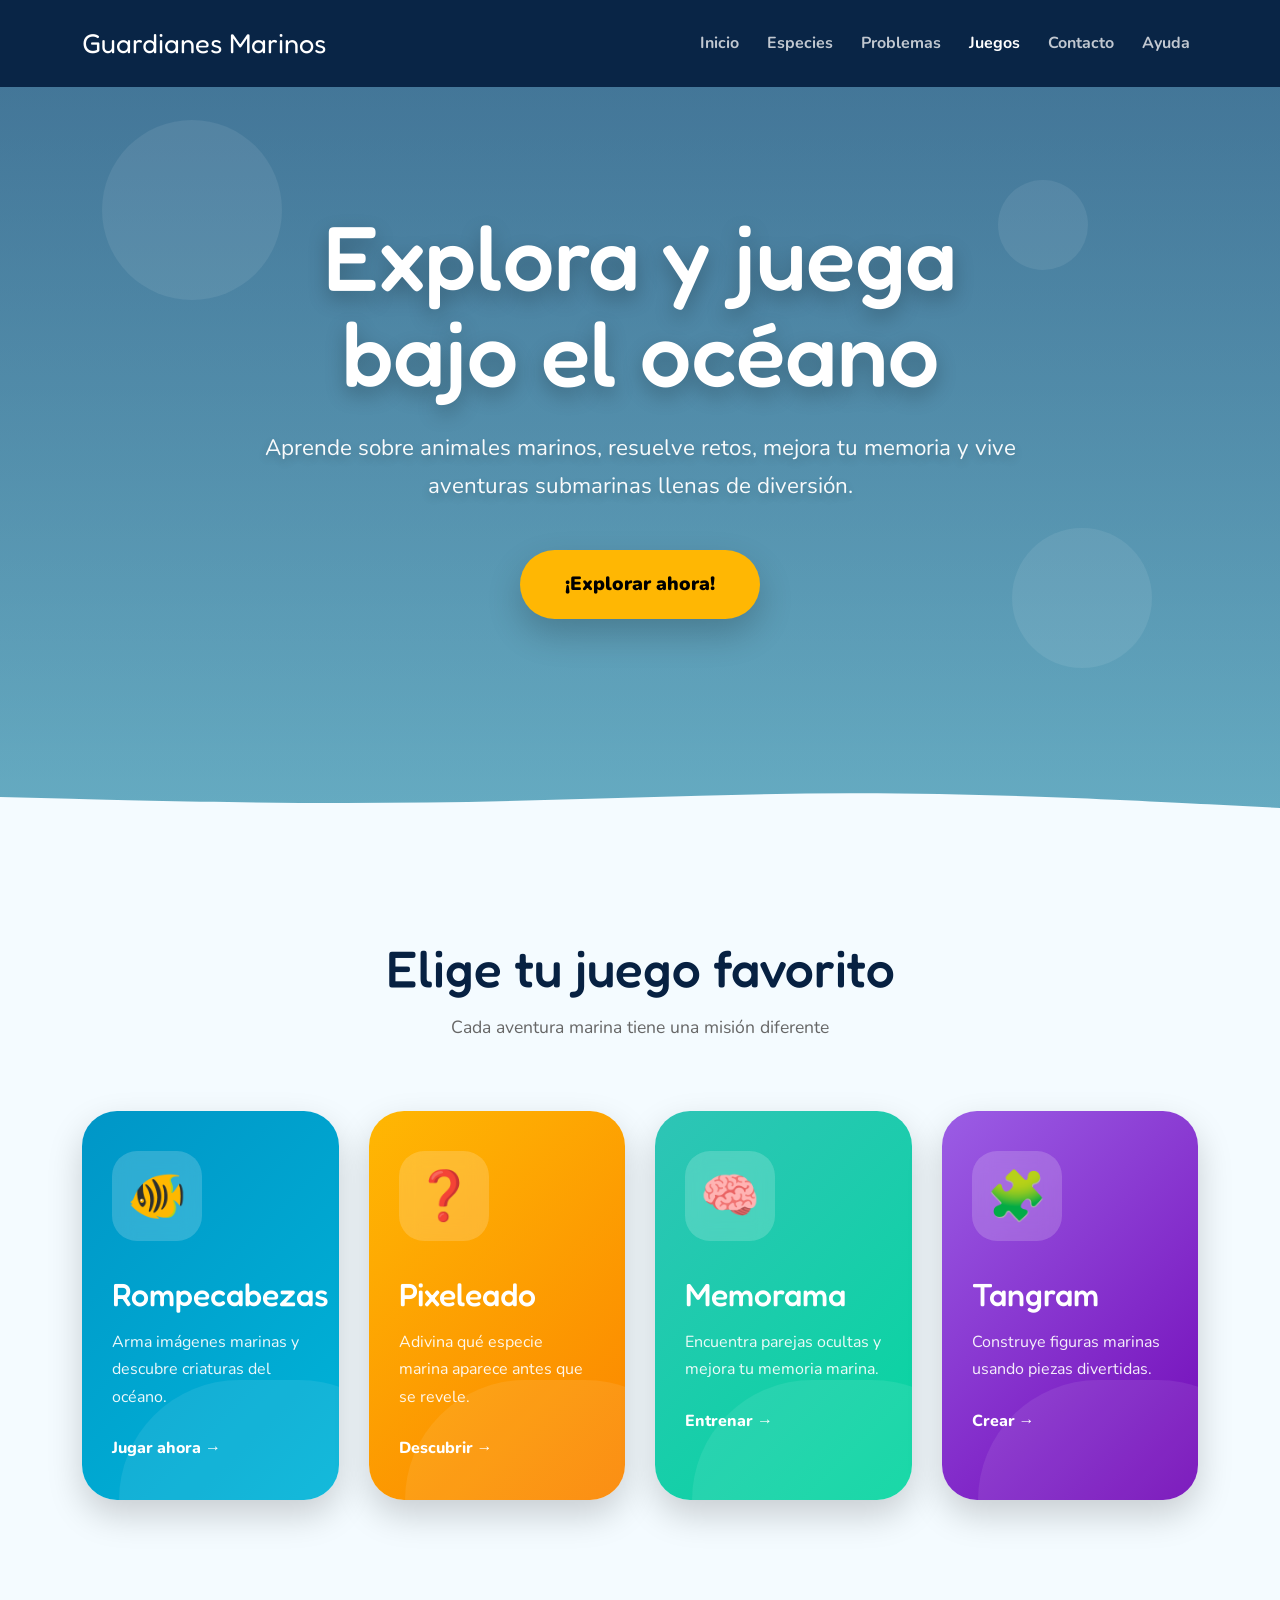
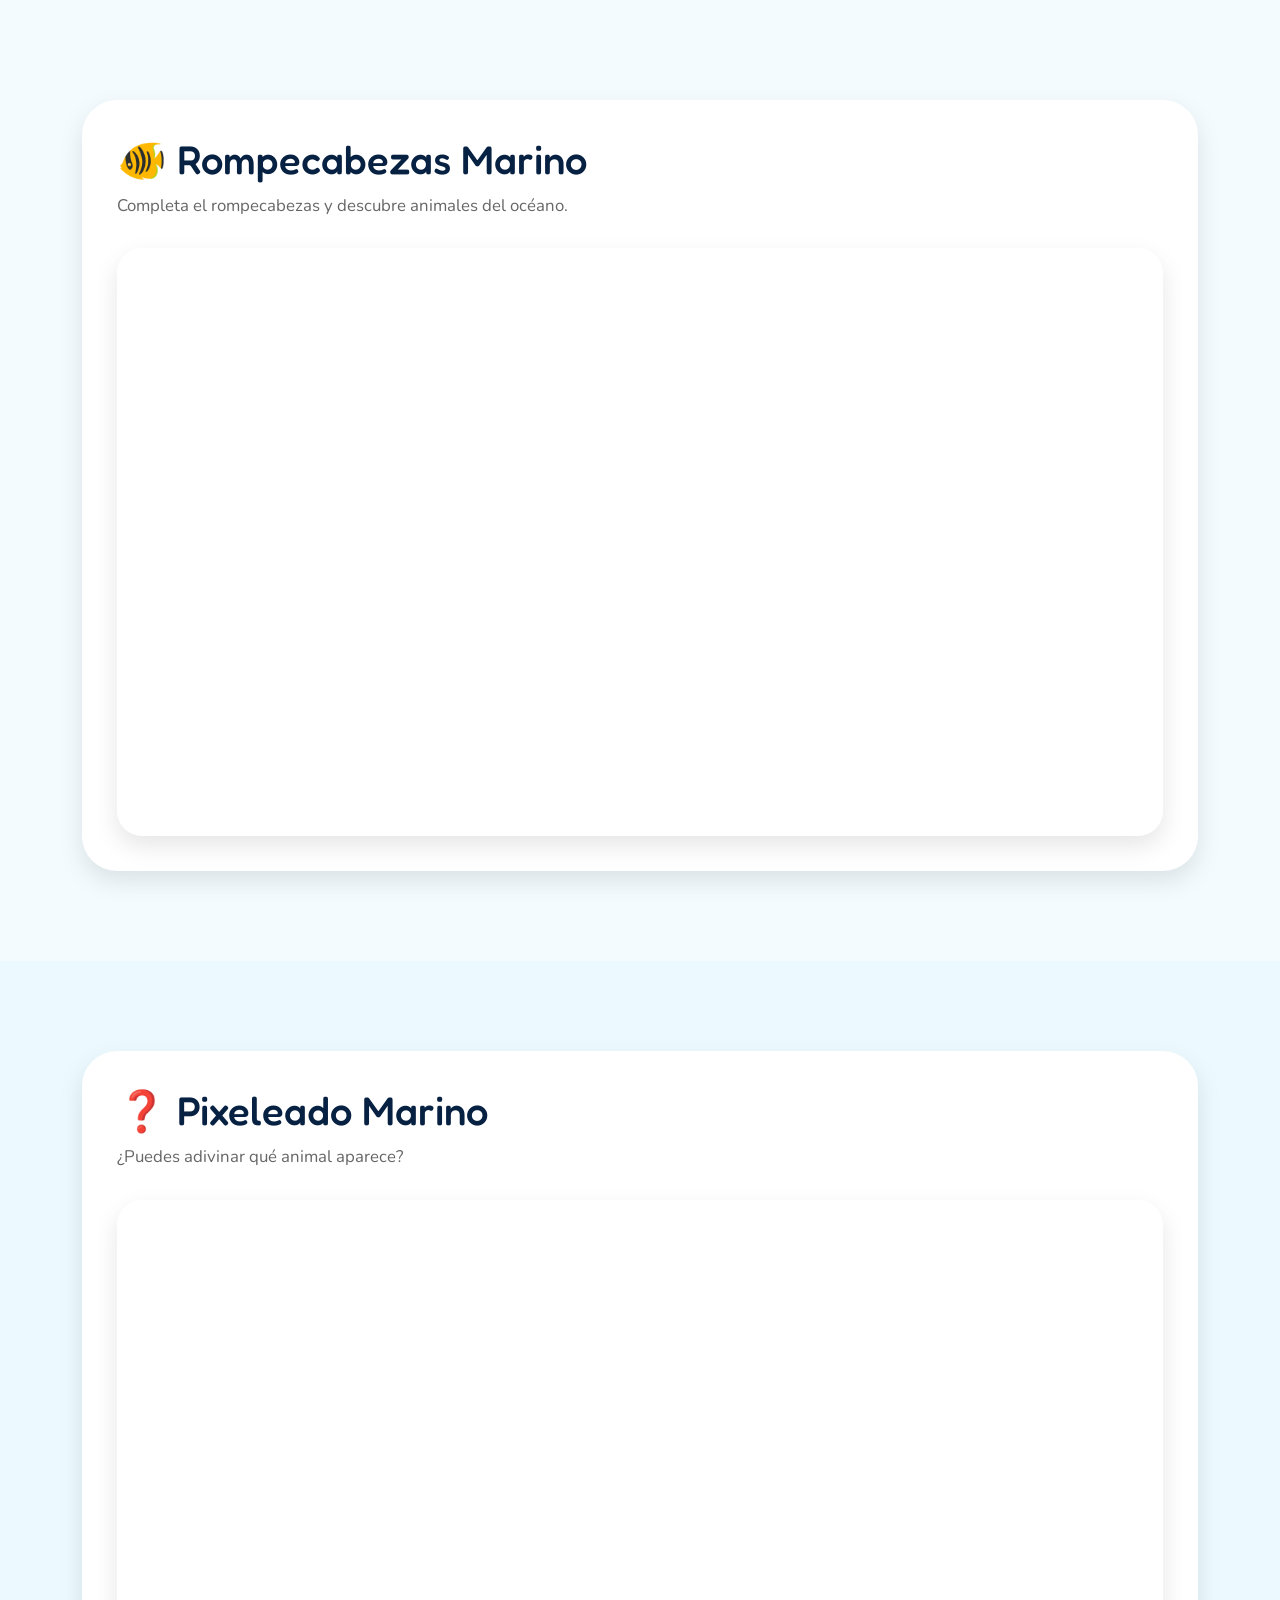
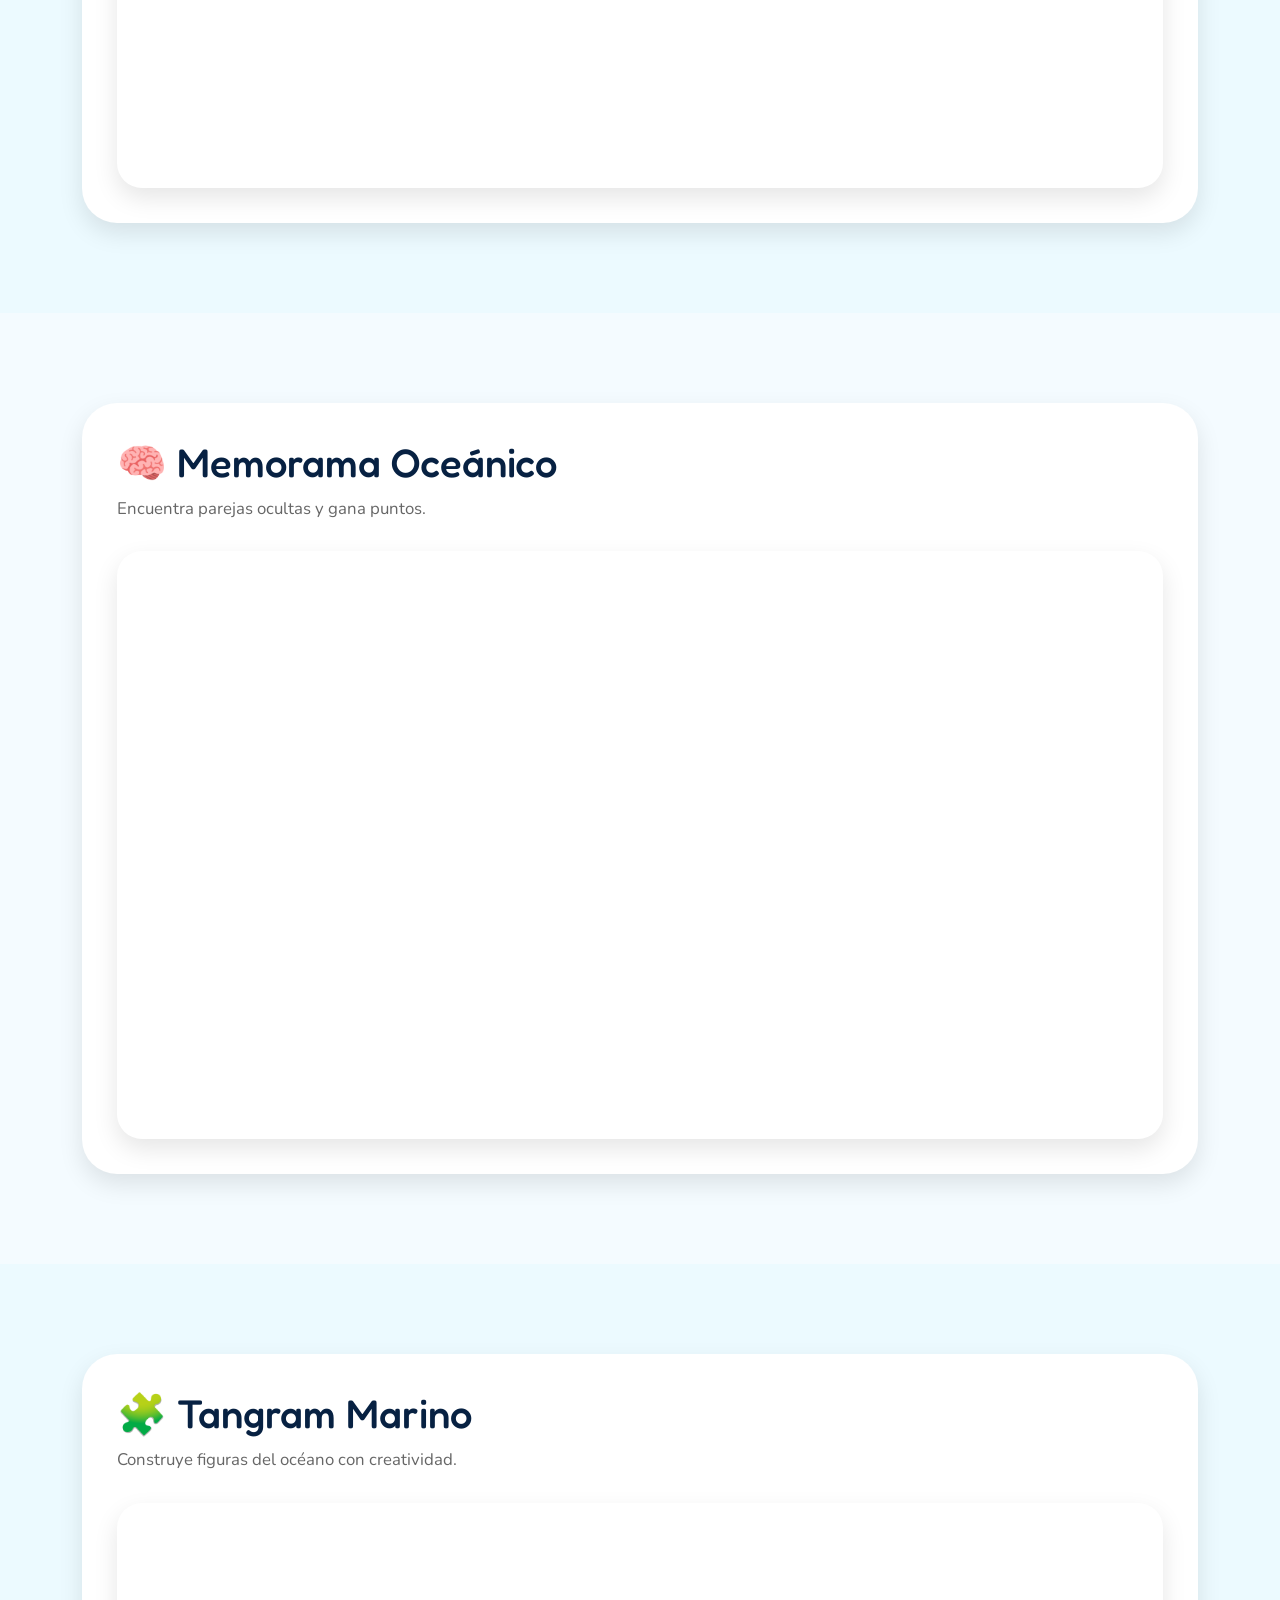
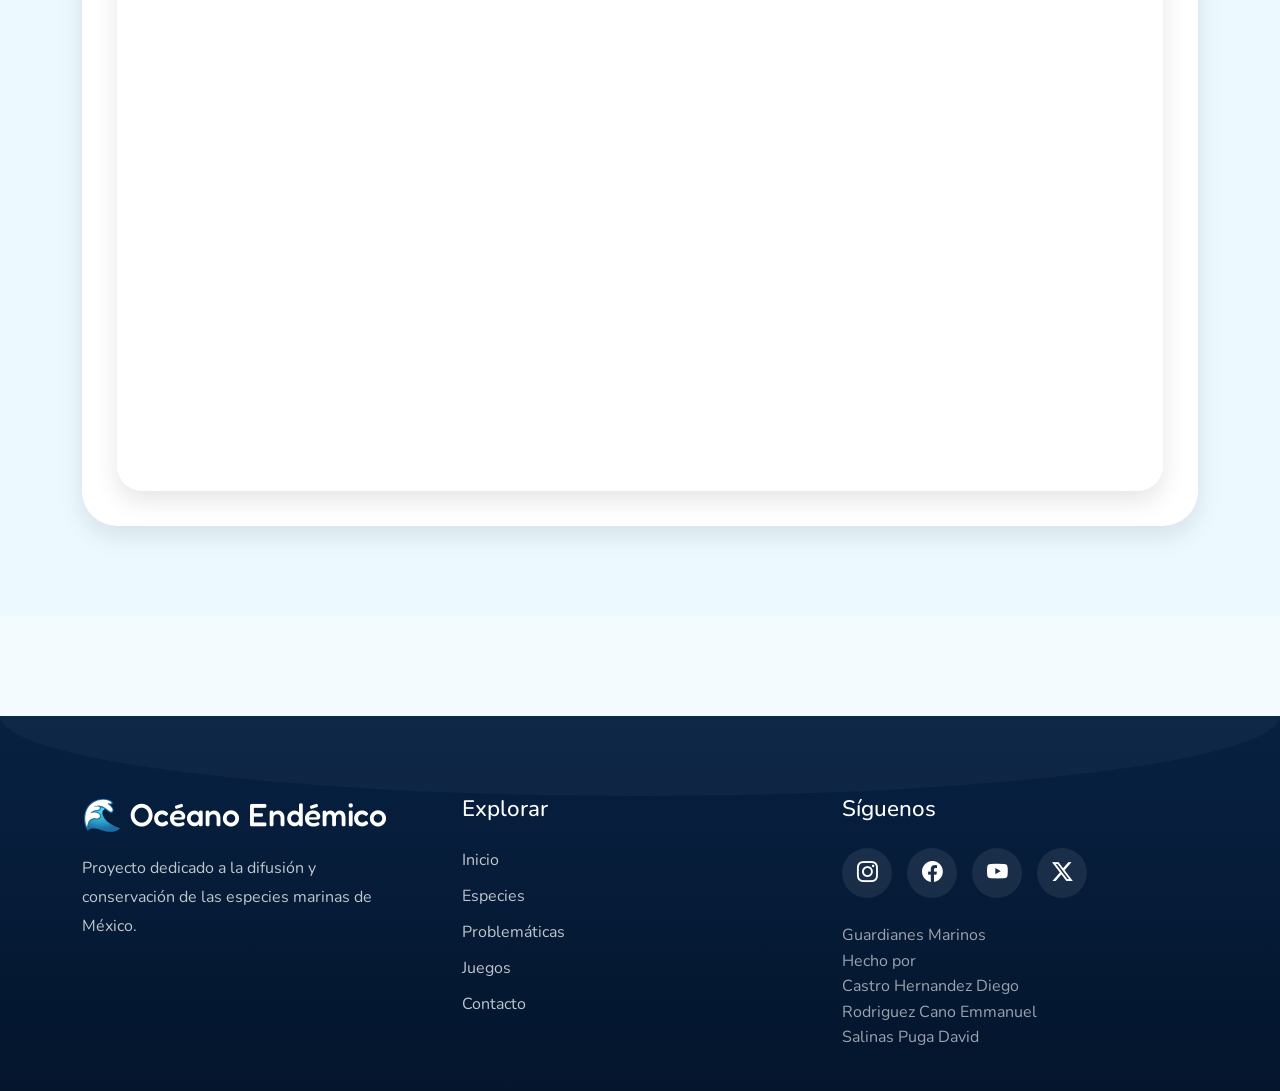
<file: html/juegos.html>
<!DOCTYPE html>
<html lang="es">

<head>

    <!-- META -->
    <meta charset="UTF-8">
    <meta name="viewport" content="width=device-width, initial-scale=1.0">

    <title>Juegos | Océano Endémico</title>

    <!-- BOOTSTRAP -->
    <link href="https://cdn.jsdelivr.net/npm/bootstrap@5.3.8/dist/css/bootstrap.min.css" rel="stylesheet">

    <!-- TIPOGRAFÍAS -->
    <link href="https://fonts.googleapis.com/css2?family=Fredoka:wght@300..700&display=swap" rel="stylesheet">
    <link href="https://fonts.googleapis.com/css2?family=Nunito:wght@200..1000&display=swap" rel="stylesheet">


    <!-- ICONOS -->
    <link rel="stylesheet"
        href="https://cdn.jsdelivr.net/npm/bootstrap-icons@1.11.3/font/bootstrap-icons.min.css">

    <!-- CSS -->
    <link rel="stylesheet" href="../css/juegos.css">

</head>

<body>

        <!-- ============ NAVBAR ============ -->
    <nav class="navbar navbar-expand-lg navbar-dark fixed-top">
        <div class="container">
            <a class="navbar-brand" href="../index.html">Guardianes Marinos</a>
            <button class="navbar-toggler" type="button" data-bs-toggle="collapse" data-bs-target="#menu">
                <span class="navbar-toggler-icon"></span>
            </button>

            <div class="collapse navbar-collapse" id="menu">
                <ul class="navbar-nav ms-auto">
                    <li class="nav-item">
                        <a class="nav-link" href="../index.html">Inicio</a>
                    </li>
                    <li class="nav-item">
                        <a class="nav-link" href="../html/especies.html">Especies</a>
                    </li>
                    <li class="nav-item">
                        <a class="nav-link" href="../html/problemas.html">Problemas</a>
                    </li>
                    <li class="nav-item">
                        <a class="nav-link active" href="../html/juegos.html">Juegos</a>
                    </li>
                    <li class="nav-item">
                        <a class="nav-link" href="../html/contacto.html">Contacto</a>
                    </li>
                    <li class="nav-item">
                        <a class="nav-link" href="../html/ayuda.html">Ayuda</a>
                    </li>
                </ul>
            </div>
        </div>
    </nav>

    <!-- ================= HERO ================= -->
    <section class="hero-ocean">

        <!-- OVERLAY -->
        <div class="hero-overlay"></div>

        <!-- BURBUJAS -->
        <div class="bubble bubble1"></div>
        <div class="bubble bubble2"></div>
        <div class="bubble bubble3"></div>

        <div class="container hero-container">

            <!-- TITULO -->
            <h1>

                Explora y juega
                <br>
                bajo el océano

            </h1>

            <!-- TEXTO -->
            <p>

                Aprende sobre animales marinos, resuelve retos,
                mejora tu memoria y vive aventuras submarinas
                llenas de diversión.

            </p>

            <!-- BOTON -->
            <a href="#menu-juegos" class="hero-button">

                ¡Explorar ahora!
            </a>

        </div>

        <!-- WAVE -->
        <div class="hero-wave">

            <svg viewBox="0 0 1440 320" preserveAspectRatio="none">

                <path fill="#f4fbff" fill-opacity="1"
                    d="M0,224L80,229.3C160,235,320,245,480,240C640,235,800,213,960,213.3C1120,213,1280,235,1360,245.3L1440,256L1440,320L1360,320C1280,320,1120,320,960,320C800,320,640,320,480,320C320,320,160,320,80,320L0,320Z">
                </path>

            </svg>

        </div>

    </section>

    <!-- ================= MENU JUEGOS ================= -->
    <section class="games-menu" id="menu-juegos">

        <div class="container">

            <div class="menu-title">

                <h2>
                    Elige tu juego favorito
                </h2>

                <p>
                    Cada aventura marina tiene una misión diferente
                </p>

            </div>

            <div class="games-grid">

                <!-- CARD -->
                <a href="#rompecabezas" class="game-card game-blue">

                    <div class="top-icon">
                        🐠
                    </div>

                    <div class="wave-shape"></div>

                    <div class="game-content">

                        <h3>
                            Rompecabezas
                        </h3>

                        <p>
                            Arma imágenes marinas y descubre
                            criaturas del océano.
                        </p>

                        <span>
                            Jugar ahora →
                        </span>

                    </div>

                </a>

                <!-- CARD -->
                <a href="#pixeleado" class="game-card game-yellow">

                    <div class="top-icon">
                        ❓
                    </div>

                    <div class="wave-shape"></div>

                    <div class="game-content">

                        <h3>
                            Pixeleado
                        </h3>

                        <p>
                            Adivina qué especie marina aparece
                            antes que se revele.
                        </p>

                        <span>
                            Descubrir →
                        </span>

                    </div>

                </a>

                <!-- CARD -->
                <a href="#memorama" class="game-card game-green">

                    <div class="top-icon">
                        🧠
                    </div>

                    <div class="wave-shape"></div>

                    <div class="game-content">

                        <h3>
                            Memorama
                        </h3>

                        <p>
                            Encuentra parejas ocultas y mejora
                            tu memoria marina.
                        </p>

                        <span>
                            Entrenar →
                        </span>

                    </div>

                </a>

                <!-- CARD -->
                <a href="#tangram" class="game-card game-purple">

                    <div class="top-icon">
                        🧩
                    </div>

                    <div class="wave-shape"></div>

                    <div class="game-content">

                        <h3>
                            Tangram
                        </h3>

                        <p>
                            Construye figuras marinas usando
                            piezas divertidas.
                        </p>

                        <span>
                            Crear →
                        </span>

                    </div>

                </a>

            </div>

        </div>

    </section>

    <!-- ================= JUEGO 1 ================= -->
    <section class="game-section" id="rompecabezas">

        <div class="container">

            <div class="game-box">

                <div class="game-info">

                    <h2>
                        🐠 Rompecabezas Marino
                    </h2>

                    <p>
                        Completa el rompecabezas y descubre
                        animales del océano.
                    </p>

                </div>

                <div class="ratio ratio-16x9">

                    <iframe src="https://view.genially.com/6a0ccb75cad6ed724fd2268c"
                        allowfullscreen></iframe>

                </div>

            </div>

        </div>

    </section>

    <!-- ================= JUEGO 2 ================= -->
    <section class="game-section alt-section" id="pixeleado">

        <div class="container">

            <div class="game-box">

                <div class="game-info">

                    <h2>
                        ❓ Pixeleado Marino
                    </h2>

                    <p>
                        ¿Puedes adivinar qué animal aparece?
                    </p>

                </div>

                <div class="ratio ratio-16x9">

                    <iframe src="https://view.genially.com/6a105e3c90e4c7327bbcce8d"
                        allowfullscreen></iframe>

                </div>

            </div>

        </div>

    </section>

    <!-- ================= JUEGO 3 ================= -->
    <section class="game-section" id="memorama">

        <div class="container">

            <div class="game-box">

                <div class="game-info">

                    <h2>
                        🧠 Memorama Oceánico
                    </h2>

                    <p>
                        Encuentra parejas ocultas y gana puntos.
                    </p>

                </div>

                <div class="ratio ratio-16x9">

                    <iframe src="https://view.genially.com/6a0ffec9b46875beca5cafe8"
                        allowfullscreen></iframe>

                </div>

            </div>

        </div>

    </section>

    <!-- ================= JUEGO 4 ================= -->
    <section class="game-section alt-section" id="tangram">

        <div class="container">

            <div class="game-box">

                <div class="game-info">

                    <h2>
                        🧩 Tangram Marino
                    </h2>

                    <p>
                        Construye figuras del océano con creatividad.
                    </p>

                </div>

                <div class="ratio ratio-16x9">

                    <iframe src="https://view.genially.com/6a105fb38a3f71647a43cc96"
                        allowfullscreen></iframe>

                </div>

            </div>

        </div>

    </section>

    <!-- ================= FOOTER ================= -->
    <!-- FOOTER -->
    <footer class="footer-ocean">
        <div class="container">
            <div class="row gy-5">
                <!-- Marca -->
                <div class="col-lg-4" data-aos="fade-up">
                    <h3 class="footer-logo">🌊 Océano Endémico</h3>
                    <p class="footer-text">
                        Proyecto dedicado a la difusión y conservación
                        de las especies marinas de México.
                    </p>
                </div>

                <!-- Navegación -->
                <div class="col-lg-4" data-aos="fade-up" data-aos-delay="150">
                    <h4 class="footer-title">Explorar</h4>
                    <ul class="footer-links">
                        <li><a href="../index.html">Inicio</a></li>
                        <li><a href="../html/especies.html">Especies</a></li>
                        <li><a href="../html/problemas.html">Problemáticas</a></li>
                        <li><a href="../html/juegos.html">Juegos</a></li>
                        <li><a href="../html/contacto.html">Contacto</a></li>
                    </ul>
                </div>

                <!-- Redes -->
                <div class="col-lg-4" data-aos="fade-up" data-aos-delay="300">
                    <h4 class="footer-title">Síguenos</h4>
                    <div class="footer-social">
                        <a href="https://www.instagram.com/guard_ianesdelmar/"><i class="bi bi-instagram"></i></a>
                        <a href="https://www.facebook.com/profile.php?id=100067493418860"><i class="bi bi-facebook"></i></a>
                        <a href="https://www.youtube.com/@cuidemosnuestrohabitat9966"><i class="bi bi-youtube"></i></a>
                        <a href="https://x.com/MarinasGuardian"><i class="bi bi-twitter-x"></i></a>
                    </div>
                    <p class="footer-copy">
                        Guardianes Marinos <br>
                        Hecho por <br> Castro Hernandez Diego <br>
                        Rodriguez Cano Emmanuel <br>
                        Salinas Puga David
                    </p>
                </div>
            </div>
        </div>
    </footer>

    <!-- BOOTSTRAP -->
    <script src="https://cdn.jsdelivr.net/npm/bootstrap@5.3.8/dist/js/bootstrap.bundle.min.js"></script>

</body>

</html>
</file>
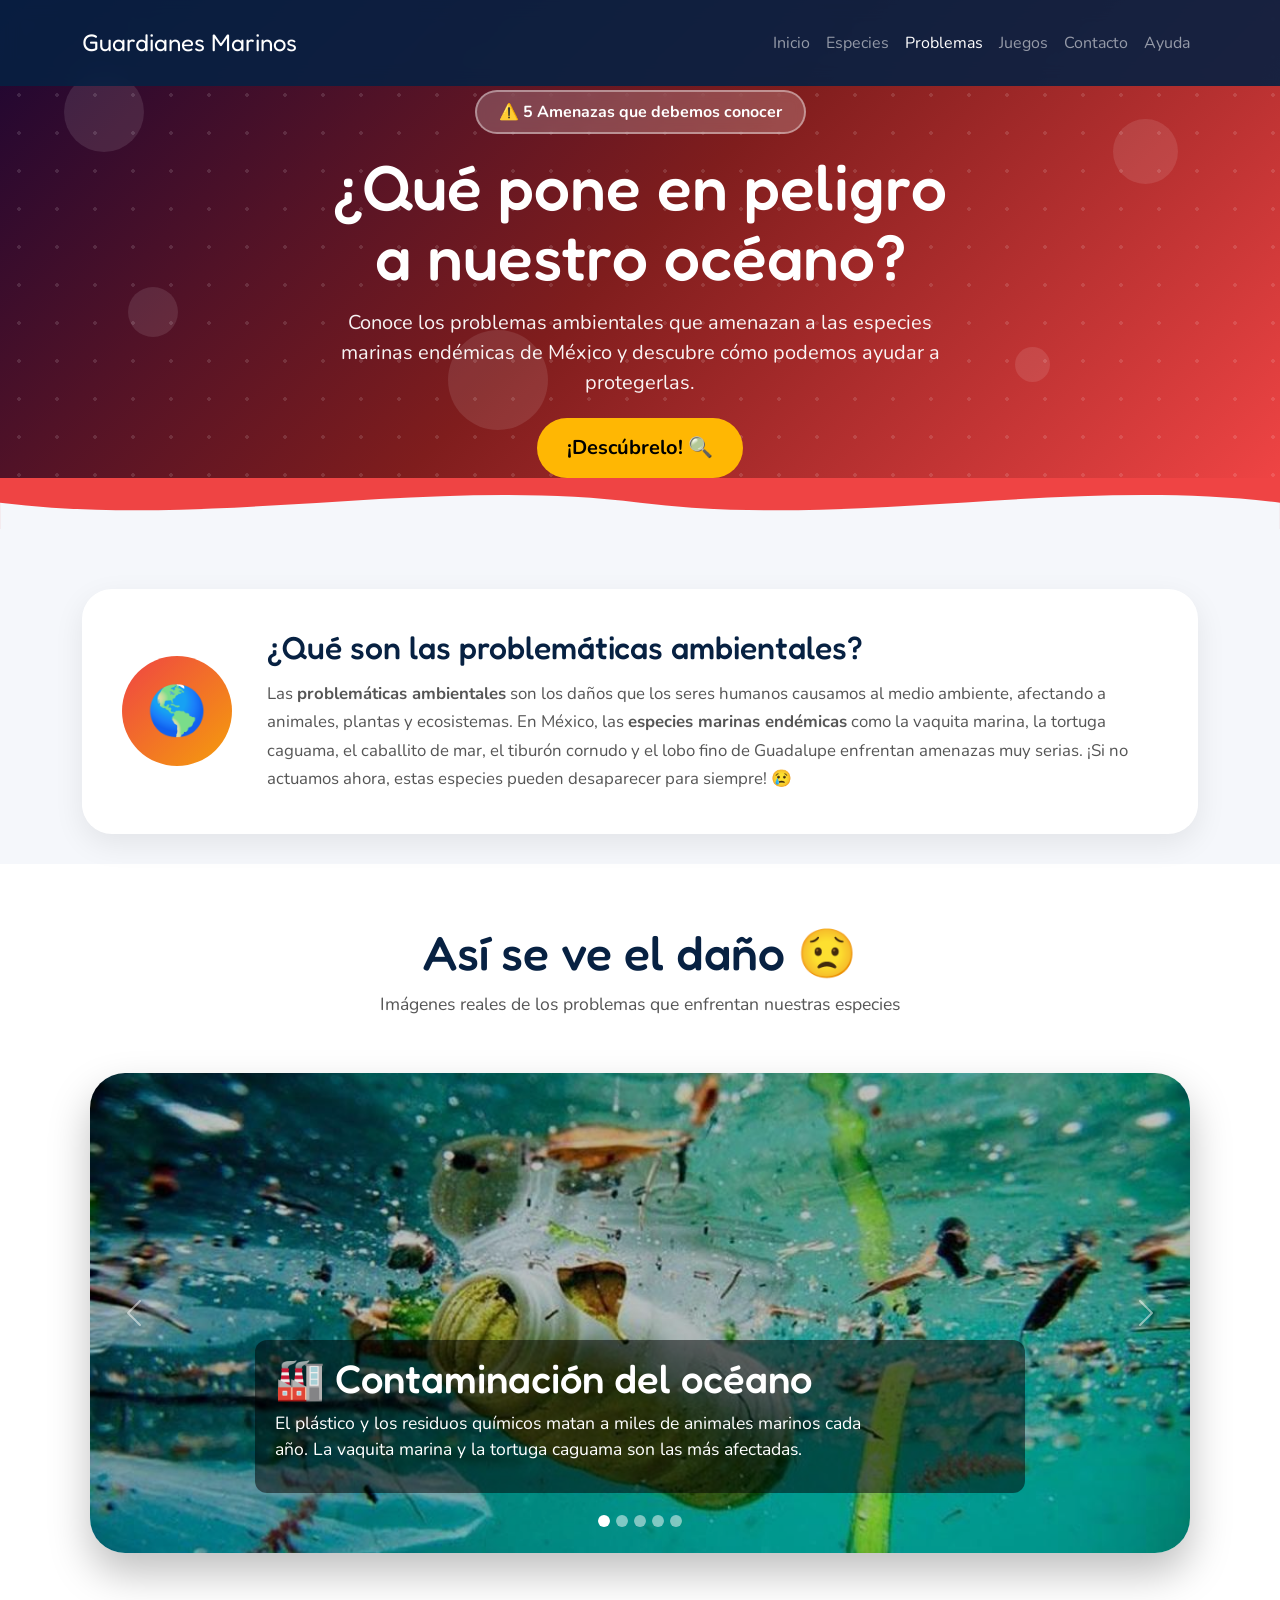
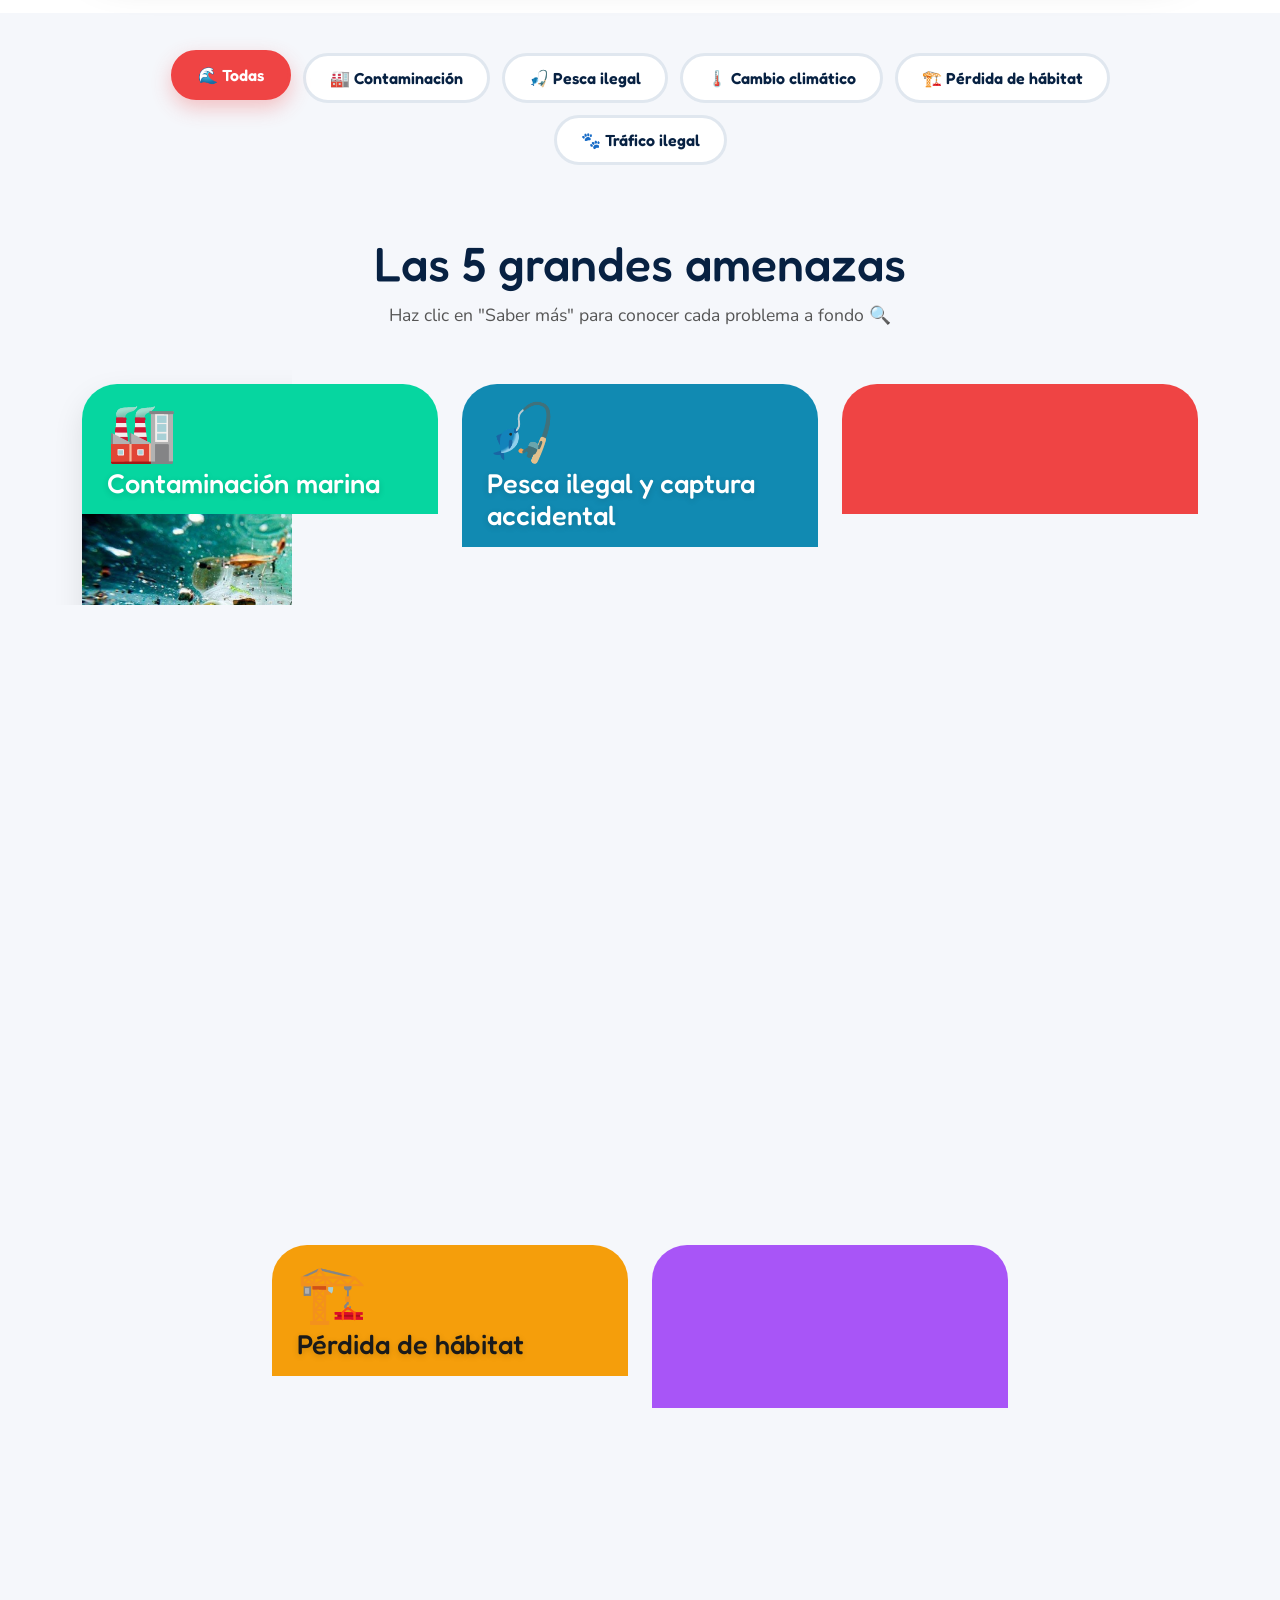
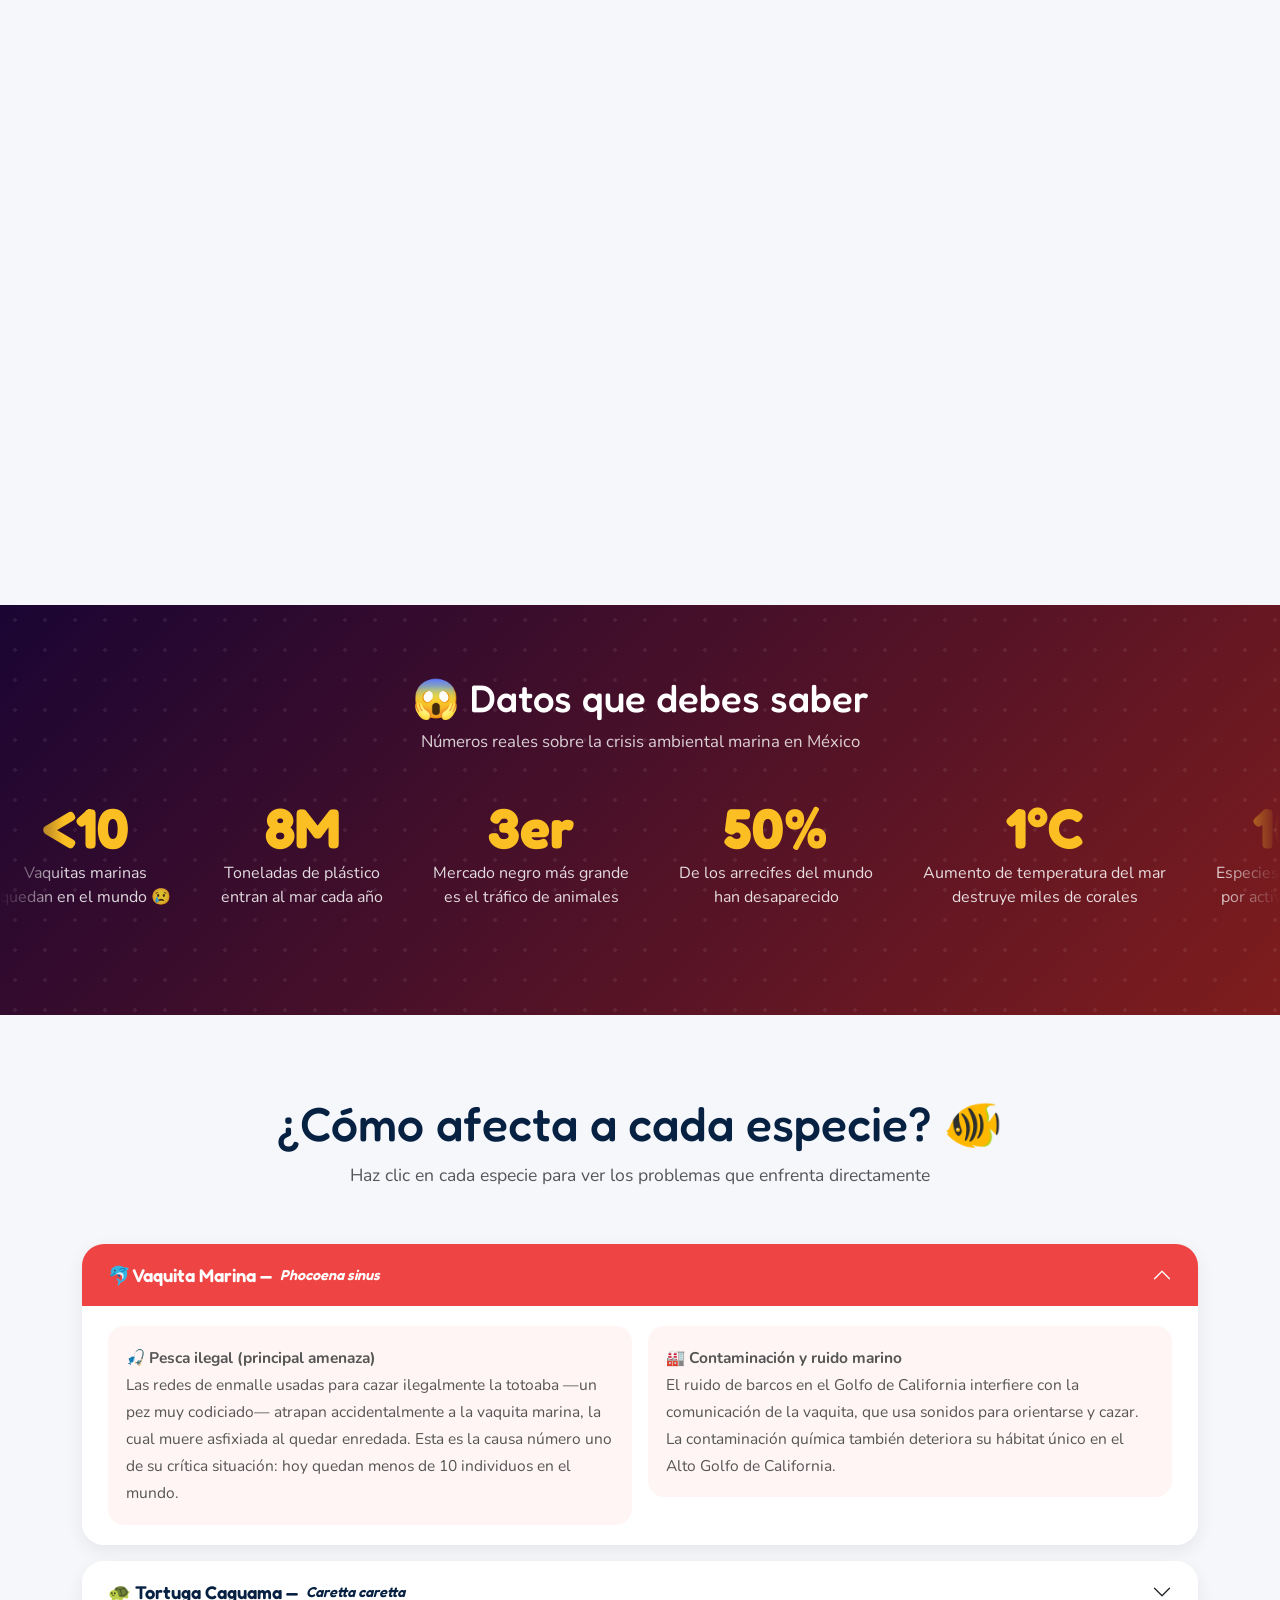
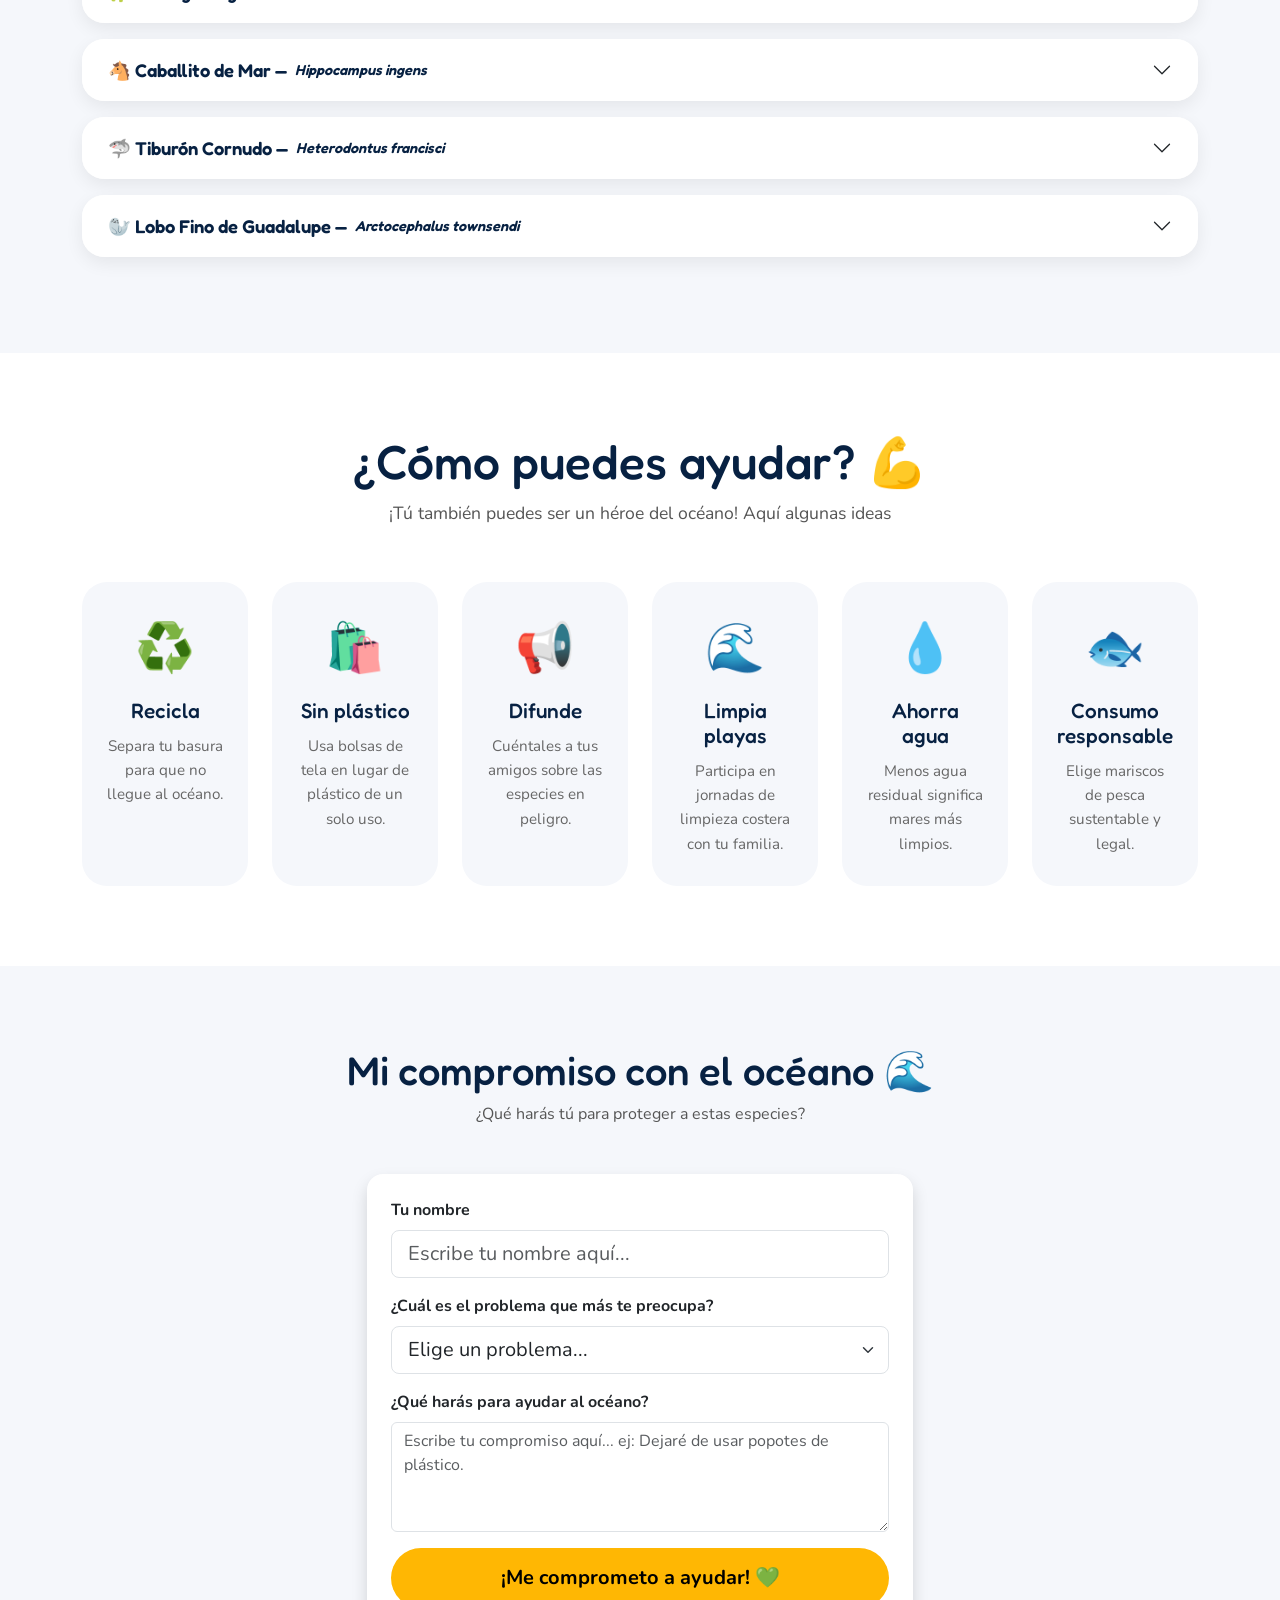
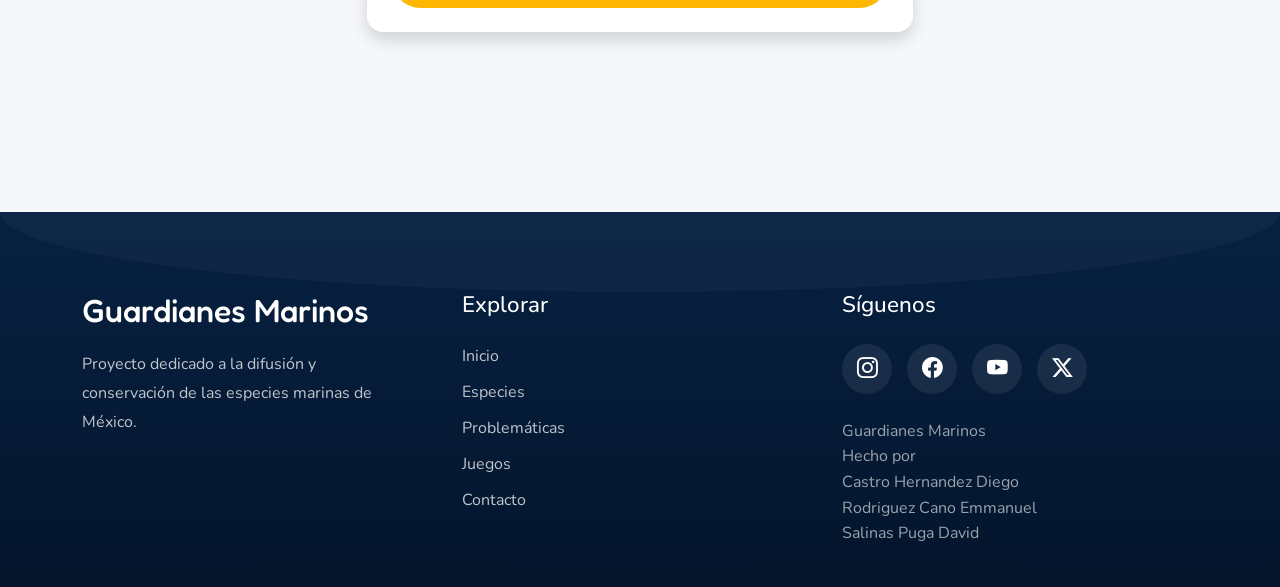
<file: html/problemas.html>
<!DOCTYPE html>
<html lang="es">

<head>
    <meta charset="UTF-8">
    <meta name="viewport" content="width=device-width, initial-scale=1.0">
    <title>Problemáticas Ambientales | Océano Endémico</title>

    <!-- Bootstrap -->
    <link href="https://cdn.jsdelivr.net/npm/bootstrap@5.3.8/dist/css/bootstrap.min.css" rel="stylesheet">

    <!-- Fuentes -->
    <link href="https://fonts.googleapis.com/css2?family=Fredoka:wght@300..700&display=swap" rel="stylesheet">
    <link href="https://fonts.googleapis.com/css2?family=Nunito:wght@200..1000&display=swap" rel="stylesheet">

    <!-- Bootstrap Icons -->
    <link rel="stylesheet" href="https://cdn.jsdelivr.net/npm/bootstrap-icons@1.13.1/font/bootstrap-icons.min.css">

    <!-- AOS -->
    <link rel="stylesheet" href="https://unpkg.com/aos@2.3.4/dist/aos.css" />

    <!-- CSS principal -->
    <link rel="stylesheet" href="../css/style.css">

    <style>
        /* ===== VARIABLES PROBLEMÁTICAS ===== */
        :root {
            --contaminacion: #06d6a0;
            --pesca: #118ab2;
            --clima: #ef4444;
            --habitat: #f59e0b;
            --trafico: #a855f7;

            --hero-prob: #1a0533;
        }

        /* ===== HERO PROBLEMAS ===== */
        .hero-problemas {
            background: linear-gradient(135deg, #1a0533, #7f1d1d, #ef4444);
            min-height: 45vh;
            display: flex;
            align-items: center;
            padding-top: 90px;
            position: relative;
            overflow: hidden;
        }

        .hero-problemas::before {
            content: "";
            position: absolute;
            inset: 0;
            background-image: radial-gradient(rgba(255, 255, 255, 0.12) 2px, transparent 2px);
            background-size: 38px 38px;
            z-index: 1;
        }

        .hero-problemas-content {
            position: relative;
            z-index: 2;
            color: white;
            text-align: center;
        }

        .hero-problemas-content h1 {
            font-family: "Fredoka", sans-serif;
            font-size: 4rem;
            line-height: 1.1;
            margin-bottom: 15px;
        }

        .hero-problemas-content p {
            font-size: 1.25rem;
            max-width: 620px;
            margin: 0 auto 20px;
            opacity: 0.95;
        }

        .bubble-badge-red {
            background: rgba(255, 255, 255, 0.2);
            backdrop-filter: blur(6px);
            border: 2px solid rgba(255, 255, 255, 0.4);
            border-radius: 50px;
            padding: 8px 22px;
            display: inline-block;
            font-size: 1rem;
            font-weight: 700;
            margin-bottom: 18px;
        }

        /* Partículas decorativas hero */
        .particula {
            position: absolute;
            border-radius: 50%;
            background: rgba(255, 255, 255, 0.1);
            animation: flotar-burbuja 6s ease-in-out infinite;
        }

        .particula:nth-child(1) {
            width: 80px;
            height: 80px;
            top: 15%;
            left: 5%;
            animation-delay: 0s;
        }

        .particula:nth-child(2) {
            width: 50px;
            height: 50px;
            top: 60%;
            left: 10%;
            animation-delay: 1.5s;
        }

        .particula:nth-child(3) {
            width: 65px;
            height: 65px;
            top: 25%;
            right: 8%;
            animation-delay: 0.8s;
        }

        .particula:nth-child(4) {
            width: 35px;
            height: 35px;
            bottom: 20%;
            right: 18%;
            animation-delay: 2s;
        }

        .particula:nth-child(5) {
            width: 100px;
            height: 100px;
            bottom: 10%;
            left: 35%;
            animation-delay: 1s;
        }

        @keyframes flotar-burbuja {

            0%,
            100% {
                transform: translateY(0) scale(1);
            }

            50% {
                transform: translateY(-18px) scale(1.05);
            }
        }

        /* ===== INTRO ===== */
        .intro-problemas {
            background: #f5f7fb;
            padding: 60px 0 30px;
        }

        .intro-card {
            background: white;
            border-radius: 30px;
            padding: 40px;
            box-shadow: 0 10px 30px rgba(0, 0, 0, 0.08);
            display: flex;
            align-items: center;
            gap: 35px;
        }

        .intro-icono {
            width: 110px;
            height: 110px;
            min-width: 110px;
            border-radius: 50%;
            background: linear-gradient(135deg, #ef4444, #f59e0b);
            display: flex;
            align-items: center;
            justify-content: center;
            font-size: 3rem;
        }

        .intro-texto h2 {
            font-family: "Fredoka", sans-serif;
            font-size: 2rem;
            color: #072142;
            margin-bottom: 12px;
        }

        .intro-texto p {
            color: #555;
            font-size: 1.05rem;
            line-height: 1.7;
            margin: 0;
        }

        /* ===== FILTROS ===== */
        .filtros-section {
            background: #f5f7fb;
            padding: 40px 0 10px;
        }

        .filtros-wrap {
            display: flex;
            gap: 12px;
            justify-content: center;
            flex-wrap: wrap;
        }

        .btn-filtro {
            background: white;
            border: 3px solid #e0e7ef;
            border-radius: 50px;
            padding: 10px 24px;
            font-family: "Fredoka", sans-serif;
            font-size: 1rem;
            font-weight: 600;
            color: #072142;
            cursor: pointer;
            transition: all 0.3s ease;
        }

        .btn-filtro:hover,
        .btn-filtro.activo {
            background: #ef4444;
            border-color: #ef4444;
            color: white;
            transform: translateY(-3px);
            box-shadow: 0 8px 20px rgba(239, 68, 68, 0.3);
        }

        /* ===== SECCIÓN PROBLEMÁTICAS CARDS ===== */
        .problemas-grid-section {
            padding: 60px 0 100px;
            background: #f5f7fb;
        }

        .titulo-seccion {
            text-align: center;
            margin-bottom: 55px;
        }

        .titulo-seccion h2 {
            font-family: "Fredoka", sans-serif;
            font-size: 3rem;
            color: #072142;
            margin-bottom: 10px;
        }

        .titulo-seccion p {
            color: #555;
            font-size: 1.1rem;
        }

        /* ===== TARJETA DE PROBLEMA ===== */
        .problema-card {
            background: white;
            border-radius: 35px;
            overflow: hidden;
            box-shadow: 0 12px 30px rgba(0, 0, 0, 0.1);
            transition: transform 0.4s ease, box-shadow 0.4s ease;
            height: 100%;
            display: flex;
            flex-direction: column;
        }

        .problema-card:hover {
            transform: translateY(-12px);
            box-shadow: 0 25px 50px rgba(0, 0, 0, 0.18);
        }

        .problema-card-header {
            padding: 22px 25px 15px;
            position: relative;
        }

        .problema-card[data-problema="contaminacion"] .problema-card-header {
            background: var(--contaminacion);
        }

        .problema-card[data-problema="pesca"] .problema-card-header {
            background: var(--pesca);
        }

        .problema-card[data-problema="clima"] .problema-card-header {
            background: var(--clima);
        }

        .problema-card[data-problema="habitat"] .problema-card-header {
            background: var(--habitat);
        }

        .problema-card[data-problema="trafico"] .problema-card-header {
            background: var(--trafico);
        }

        .problema-emoji {
            font-size: 3.5rem;
            line-height: 1;
            margin-bottom: 5px;
            display: block;
        }

        .problema-card-header h3 {
            font-family: "Fredoka", sans-serif;
            font-size: 1.7rem;
            color: white;
            margin: 0;
            text-shadow: 0 2px 6px rgba(0, 0, 0, 0.15);
        }

        .problema-card[data-problema="habitat"] .problema-card-header h3 {
            color: #1a1a1a;
        }

        /* Imagen del problema */
        .problema-img-wrap {
            height: 200px;
            overflow: hidden;
        }

        .problema-img-wrap img {
            width: 100%;
            height: 100%;
            object-fit: cover;
            transition: transform 0.5s ease;
        }

        .problema-card:hover .problema-img-wrap img {
            transform: scale(1.07);
        }

        /* Body */
        .problema-body {
            padding: 25px;
            flex: 1;
            display: flex;
            flex-direction: column;
            gap: 14px;
        }

        /* Especies afectadas tags */
        .especies-afectadas {
            display: flex;
            flex-wrap: wrap;
            gap: 6px;
            margin-top: 4px;
        }

        .especie-tag {
            background: #fff0f0;
            color: #c0392b;
            border-radius: 20px;
            padding: 3px 12px;
            font-size: 0.78rem;
            font-weight: 700;
            border: 1.5px solid #ffd5d2;
        }

        /* Nivel de amenaza */
        .nivel-badge {
            display: inline-flex;
            align-items: center;
            gap: 6px;
            border-radius: 50px;
            padding: 6px 16px;
            font-size: 0.85rem;
            font-weight: 700;
            font-family: "Fredoka", sans-serif;
            color: white;
        }

        .nivel-critico {
            background: #ef4444;
        }

        .nivel-alto {
            background: #f97316;
        }

        .nivel-moderado {
            background: #eab308;
            color: #1a1a1a;
        }

        /* Info rows */
        .info-row {
            display: flex;
            align-items: flex-start;
            gap: 10px;
            font-size: 0.95rem;
            color: #444;
        }

        .info-row .info-icon {
            font-size: 1.3rem;
            min-width: 26px;
            text-align: center;
            margin-top: 1px;
        }

        .info-label {
            font-weight: 800;
            color: #072142;
            display: block;
            font-size: 0.8rem;
            text-transform: uppercase;
            letter-spacing: 0.04em;
            margin-bottom: 2px;
        }

        /* Botón ver más */
        .btn-problema {
            border: none;
            border-radius: 50px;
            padding: 12px 28px;
            font-family: "Fredoka", sans-serif;
            font-size: 1.05rem;
            font-weight: 600;
            color: white;
            cursor: pointer;
            transition: all 0.3s ease;
            width: 100%;
            display: flex;
            align-items: center;
            justify-content: center;
            gap: 8px;
            margin-top: auto;
        }

        .problema-card[data-problema="contaminacion"] .btn-problema {
            background: var(--contaminacion);
            color: #072142;
        }

        .problema-card[data-problema="pesca"] .btn-problema {
            background: var(--pesca);
        }

        .problema-card[data-problema="clima"] .btn-problema {
            background: var(--clima);
        }

        .problema-card[data-problema="habitat"] .btn-problema {
            background: var(--habitat);
            color: #1a1a1a;
        }

        .problema-card[data-problema="trafico"] .btn-problema {
            background: var(--trafico);
        }

        .btn-problema:hover {
            transform: translateY(-3px);
            box-shadow: 0 8px 20px rgba(0, 0, 0, 0.25);
            filter: brightness(1.08);
        }

        /* ===== DIVISOR ONDAS ===== */
        .onda-divisor {
            width: 100%;
            overflow: hidden;
            line-height: 0;
            margin-top: -2px;
        }

        .onda-divisor svg {
            display: block;
        }

        /* ===== CONTADOR / DATOS ===== */
        .datos-section {
            background: linear-gradient(135deg, #1a0533, #7f1d1d);
            padding: 70px 0;
            text-align: center;
            color: white;
            position: relative;
            overflow: hidden;
        }

        .datos-section::before {
            content: "";
            position: absolute;
            inset: 0;
            background-image: radial-gradient(rgba(255, 255, 255, 0.07) 2px, transparent 2px);
            background-size: 30px 30px;
        }

        .marquee-wrapper {
            overflow: hidden;
            width: 100%;
            z-index: 2;
            padding: 20px 0;
            mask-image: linear-gradient(to right, transparent, black 5%, black 95%, transparent);
            -webkit-mask-image: linear-gradient(to right, transparent, black 5%, black 95%, transparent);
        }

        .marquee-content {
            display: flex;
            width: max-content;
            animation: scroll-left 40s linear infinite;
            gap: 50px;
        }

        .marquee-content:hover {
            animation-play-state: paused;
        }

        @keyframes scroll-left {
            0% {
                transform: translateX(0);
            }

            100% {
                transform: translateX(-50%);
            }
        }

        .dato-item {
            text-align: center;
        }

        .dato-num {
            font-family: "Fredoka", sans-serif;
            font-size: 3.5rem;
            font-weight: 700;
            color: #fbbf24;
            display: block;
            line-height: 1;
        }

        .dato-label {
            font-size: 1rem;
            opacity: 0.85;
            margin-top: 6px;
        }

        /* ===== ACCORDION IMPACTO POR ESPECIE ===== */
        .impacto-section {
            background: #f5f7fb;
            padding: 80px 0;
        }

        .accordion-impacto .accordion-item {
            border: none;
            border-radius: 22px !important;
            overflow: hidden;
            margin-bottom: 16px;
            box-shadow: 0 6px 18px rgba(0, 0, 0, 0.07);
        }

        .accordion-impacto .accordion-button {
            font-family: "Fredoka", sans-serif;
            font-size: 1.15rem;
            font-weight: 600;
            color: #072142;
            background: white;
            padding: 20px 26px;
            box-shadow: none;
        }

        .accordion-impacto .accordion-button:not(.collapsed) {
            background: #ef4444;
            color: white;
        }

        .accordion-impacto .accordion-button:focus {
            box-shadow: none;
        }

        .accordion-impacto .accordion-body {
            background: white;
            padding: 20px 26px;
            font-size: 0.97rem;
            color: #555;
            line-height: 1.75;
        }

        .accordion-impacto .accordion-button::after {
            filter: brightness(0) invert(1);
        }

        .accordion-impacto .accordion-button.collapsed::after {
            filter: none;
        }

        /* ===== TIPS / CONSERVACIÓN ===== */
        .tips-section {
            background: white;
            padding: 80px 0;
        }

        .tip-card {
            background: #f5f7fb;
            border-radius: 25px;
            padding: 30px 25px;
            text-align: center;
            transition: transform 0.3s ease, box-shadow 0.3s ease;
            height: 100%;
        }

        .tip-card:hover {
            transform: translateY(-8px);
            box-shadow: 0 15px 35px rgba(0, 0, 0, 0.1);
        }

        .tip-icono {
            font-size: 3rem;
            margin-bottom: 15px;
            display: block;
        }

        .tip-card h4 {
            font-family: "Fredoka", sans-serif;
            font-size: 1.3rem;
            color: #072142;
            margin-bottom: 10px;
        }

        .tip-card p {
            color: #666;
            font-size: 0.95rem;
            line-height: 1.6;
            margin: 0;
        }

        /* ===== MODAL PROBLEMA ===== */
        .modal-problema .modal-content {
            border-radius: 30px;
            overflow: hidden;
            border: none;
        }

        .modal-problema .modal-header {
            border: none;
            padding: 22px 28px 14px;
        }

        .modal-problema .modal-title {
            font-family: "Fredoka", sans-serif;
            font-size: 1.6rem;
            color: white;
        }

        .modal-problema .btn-close {
            filter: brightness(0) invert(1);
        }

        .modal-problema[data-problema="contaminacion"] .modal-header {
            background: var(--contaminacion);
        }

        .modal-problema[data-problema="pesca"] .modal-header {
            background: var(--pesca);
        }

        .modal-problema[data-problema="clima"] .modal-header {
            background: var(--clima);
        }

        .modal-problema[data-problema="habitat"] .modal-header {
            background: var(--habitat);
        }

        .modal-problema[data-problema="trafico"] .modal-header {
            background: var(--trafico);
        }

        .modal-problema[data-problema="contaminacion"] .modal-title {
            color: #072142;
        }

        .modal-problema[data-problema="habitat"] .modal-title {
            color: #072142;
        }

        .modal-problema[data-problema="contaminacion"] .btn-close {
            filter: none;
        }

        .modal-problema[data-problema="habitat"] .btn-close {
            filter: none;
        }

        .modal-info-grid {
            display: grid;
            grid-template-columns: 1fr 1fr;
            gap: 16px;
            padding: 24px;
        }

        .modal-info-chip {
            background: #f5f7fb;
            border-radius: 18px;
            padding: 16px 18px;
        }

        .modal-info-chip span {
            font-size: 0.75rem;
            text-transform: uppercase;
            letter-spacing: 0.05em;
            font-weight: 800;
            color: #ef4444;
            display: block;
            margin-bottom: 4px;
        }

        .modal-info-chip p {
            margin: 0;
            font-size: 0.95rem;
            color: #333;
            line-height: 1.5;
        }

        /* ===== CARRUSEL IMPACTO ===== */
        .carrusel-section {
            background: white;
            padding: 60px 0;
        }

        /* ===== FORMULARIO COMPROMISO ===== */
        .compromiso-section {
            background: #f5f7fb;
            padding: 80px 0;
        }

        /* ===== RESPONSIVE ===== */
        @media (max-width: 768px) {
            .hero-problemas-content h1 {
                font-size: 2.6rem;
            }

            .intro-card {
                flex-direction: column;
                text-align: center;
            }

            .modal-info-grid {
                grid-template-columns: 1fr;
            }
        }

        @media (max-width: 576px) {
            .hero-problemas-content h1 {
                font-size: 2rem;
            }

            .problema-card-header h3 {
                font-size: 1.4rem;
            }
        }

        /* Animaciones cards */
        @keyframes fadeInUp {
            from {
                opacity: 0;
                transform: translateY(30px);
            }

            to {
                opacity: 1;
                transform: translateY(0);
            }
        }

        .problema-item {
            animation: fadeInUp 0.5s ease both;
        }
    </style>
</head>

<body>

        <!-- ============ NAVBAR ============ -->
    <nav class="navbar navbar-expand-lg navbar-dark fixed-top">
        <div class="container">
            <a class="navbar-brand" href="../index.html">Guardianes Marinos</a>
            <button class="navbar-toggler" type="button" data-bs-toggle="collapse" data-bs-target="#menu">
                <span class="navbar-toggler-icon"></span>
            </button>

            <div class="collapse navbar-collapse" id="menu">
                <ul class="navbar-nav ms-auto">
                    <li class="nav-item">
                        <a class="nav-link" href="../index.html">Inicio</a>
                    </li>
                    <li class="nav-item">
                        <a class="nav-link" href="../html/especies.html">Especies</a>
                    </li>
                    <li class="nav-item">
                        <a class="nav-link active" href="../html/problemas.html">Problemas</a>
                    </li>
                    <li class="nav-item">
                        <a class="nav-link" href="../html/juegos.html">Juegos</a>
                    </li>
                    <li class="nav-item">
                        <a class="nav-link" href="../html/contacto.html">Contacto</a>
                    </li>
                    <li class="nav-item">
                        <a class="nav-link" href="../html/ayuda.html">Ayuda</a>
                    </li>
                </ul>
            </div>
        </div>
    </nav>

    <!-- ============ HERO PROBLEMAS ============ -->
    <header class="hero-problemas">
        <div class="particula"></div>
        <div class="particula"></div>
        <div class="particula"></div>
        <div class="particula"></div>
        <div class="particula"></div>

        <div class="container hero-problemas-content">
            <span class="bubble-badge-red">⚠️ 5 Amenazas que debemos conocer</span>
            <h1>¿Qué pone en peligro<br>a nuestro océano?</h1>
            <p>Conoce los problemas ambientales que amenazan a las especies marinas endémicas de México
                y descubre cómo podemos ayudar a protegerlas.</p>
            <a href="#problemas-grid" class="btn hero-btn btn-lg">¡Descúbrelo! 🔍</a>
        </div>
    </header>

    <!-- ============ ONDA DIVISOR ============ -->
    <div class="onda-divisor" style="background:#ef4444;">
        <svg viewBox="0 0 1440 60" xmlns="http://www.w3.org/2000/svg">
            <path d="M0,30 C240,60 480,0 720,30 C960,60 1200,0 1440,30 L1440,60 L0,60 Z" fill="#f5f7fb" />
        </svg>
    </div>

    <!-- ============ INTRODUCCIÓN ============ -->
    <section class="intro-problemas">
        <div class="container">
            <div class="intro-card" data-aos="fade-up">
                <div class="intro-icono">🌎</div>
                <div class="intro-texto">
                    <h2>¿Qué son las problemáticas ambientales?</h2>
                    <p>Las <strong>problemáticas ambientales</strong> son los daños que los seres humanos causamos al
                        medio ambiente, afectando a animales, plantas y ecosistemas. En México, las <strong>especies
                            marinas endémicas</strong> como la vaquita marina, la tortuga caguama, el caballito de mar,
                        el tiburón cornudo y el lobo fino de Guadalupe enfrentan amenazas muy serias.
                        ¡Si no actuamos ahora, estas especies pueden desaparecer para siempre! 😢</p>
                </div>
            </div>
        </div>
    </section>

    <!-- ============ CARRUSEL - IMPACTO VISUAL ============ -->
    <section class="carrusel-section" id="carrusel-problemas">
        <div class="container">
            <div class="titulo-seccion" data-aos="fade-up">
                <h2>Así se ve el daño 😟</h2>
                <p>Imágenes reales de los problemas que enfrentan nuestras especies</p>
            </div>
            <div id="carouselProblemas" class="carousel slide custom-carousel" data-bs-ride="carousel"
                data-aos="fade-up">
                <div class="carousel-indicators">
                    <button type="button" data-bs-target="#carouselProblemas" data-bs-slide-to="0"
                        class="active"></button>
                    <button type="button" data-bs-target="#carouselProblemas" data-bs-slide-to="1"></button>
                    <button type="button" data-bs-target="#carouselProblemas" data-bs-slide-to="2"></button>
                    <button type="button" data-bs-target="#carouselProblemas" data-bs-slide-to="3"></button>
                    <button type="button" data-bs-target="#carouselProblemas" data-bs-slide-to="4"></button>
                </div>
                <div class="carousel-inner" style="border-radius: 24px; overflow:hidden; max-height:480px;">
                    <div class="carousel-item active">
                        <img src="../img/Contaminacion-oceano.jpg" class="d-block w-100" alt="Contaminación marina"
                            style="object-fit:cover; max-height:480px;">
                        <div class="carousel-caption d-none d-md-block"
                            style="background:rgba(0,0,0,0.5); border-radius:12px; padding:14px 20px;">
                            <h5>🏭 Contaminación del océano</h5>
                            <p>El plástico y los residuos químicos matan a miles de animales marinos cada año. La
                                vaquita marina y la tortuga caguama son las más afectadas.</p>
                        </div>
                    </div>
                    <div class="carousel-item">
                        <img src="../img/Pesca-excesiva.webp" class="d-block w-100" alt="Pesca excesiva"
                            style="object-fit:cover; max-height:480px;">
                        <div class="carousel-caption d-none d-md-block"
                            style="background:rgba(0,0,0,0.5); border-radius:12px; padding:14px 20px;">
                            <h5>🎣 Pesca ilegal y captura accidental</h5>
                            <p>Las redes de enmalle para cazar totoaba atrapan accidentalmente a la vaquita marina, el
                                animal más en peligro del mundo.</p>
                        </div>
                    </div>
                    <div class="carousel-item">
                        <img src="../img/Cambio-climatico.webp" class="d-block w-100" alt="Cambio climático"
                            style="object-fit:cover; max-height:480px;">
                        <div class="carousel-caption d-none d-md-block"
                            style="background:rgba(0,0,0,0.5); border-radius:12px; padding:14px 20px;">
                            <h5>🌡️ Cambio climático</h5>
                            <p>El calentamiento del mar destruye los arrecifes de coral donde viven el caballito de mar
                                y el tiburón cornudo.</p>
                        </div>
                    </div>
                    <div class="carousel-item">
                        <img src="../img/Destruccion-habitats.jpg" class="d-block w-100" alt="Destrucción de hábitats"
                            style="object-fit:cover; max-height:480px;">
                        <div class="carousel-caption d-none d-md-block"
                            style="background:rgba(0,0,0,0.5); border-radius:12px; padding:14px 20px;">
                            <h5>🏗️ Destrucción del hábitat</h5>
                            <p>La construcción costera elimina manglares, arrecifes y playas de anidación. La tortuga
                                caguama pierde sus zonas de desove.</p>
                        </div>
                    </div>
                    <div class="carousel-item">
                        <img src="../img/vaquita-marina.jpg" class="d-block w-100" alt="Tráfico ilegal"
                            style="object-fit:cover; max-height:480px;">
                        <div class="carousel-caption d-none d-md-block"
                            style="background:rgba(0,0,0,0.5); border-radius:12px; padding:14px 20px;">
                            <h5>🐾 Tráfico ilegal de animales</h5>
                            <p>El caballito de mar y el lobo fino de Guadalupe son víctimas del comercio ilegal. Esto
                                reduce drásticamente sus poblaciones.</p>
                        </div>
                    </div>
                </div>
                <button class="carousel-control-prev" type="button" data-bs-target="#carouselProblemas"
                    data-bs-slide="prev">
                    <span class="carousel-control-prev-icon"></span>
                    <span class="visually-hidden">Anterior</span>
                </button>
                <button class="carousel-control-next" type="button" data-bs-target="#carouselProblemas"
                    data-bs-slide="next">
                    <span class="carousel-control-next-icon"></span>
                    <span class="visually-hidden">Siguiente</span>
                </button>
            </div>
        </div>
    </section>

    <!-- ============ FILTROS ============ -->
    <section class="filtros-section">
        <div class="container">
            <div class="filtros-wrap" id="filtros">
                <button class="btn-filtro activo" onclick="filtrarProblema('todos', this)">🌊 Todas</button>
                <button class="btn-filtro" onclick="filtrarProblema('contaminacion', this)">🏭 Contaminación</button>
                <button class="btn-filtro" onclick="filtrarProblema('pesca', this)">🎣 Pesca ilegal</button>
                <button class="btn-filtro" onclick="filtrarProblema('clima', this)">🌡️ Cambio climático</button>
                <button class="btn-filtro" onclick="filtrarProblema('habitat', this)">🏗️ Pérdida de hábitat</button>
                <button class="btn-filtro" onclick="filtrarProblema('trafico', this)">🐾 Tráfico ilegal</button>
            </div>
        </div>
    </section>

    <!-- ============ GRID PROBLEMÁTICAS ============ -->
    <section class="problemas-grid-section" id="problemas-grid">
        <div class="container">
            <div class="titulo-seccion">
                <h2>Las 5 grandes amenazas</h2>
                <p>Haz clic en "Saber más" para conocer cada problema a fondo 🔍</p>
            </div>

            <div class="row g-4 justify-content-center" id="cards-problemas">

                <!-- ======= CONTAMINACIÓN ======= -->
                <div class="col-md-6 col-lg-4 problema-item" data-tipo="contaminacion" data-aos="fade-up">
                    <div class="problema-card" data-problema="contaminacion">
                        <div class="problema-card-header">
                            <span class="problema-emoji">🏭</span>
                            <h3>Contaminación marina</h3>
                        </div>
                        <div class="problema-img-wrap">
                            <img src="../img/Contaminacion-oceano.jpg" alt="Contaminación del océano">
                        </div>
                        <div class="problema-body">
                            <div>
                                <span class="nivel-badge nivel-critico">
                                    <i class="bi bi-exclamation-triangle-fill"></i> Nivel: Crítico
                                </span>
                            </div>

                            <div class="info-row">
                                <span class="info-icon">📋</span>
                                <div>
                                    <span class="info-label">¿Qué es?</span>
                                    Plásticos, petróleo, químicos y aguas residuales entran al mar y envenenan
                                    el agua donde viven nuestras especies.
                                </div>
                            </div>

                            <div class="info-row">
                                <span class="info-icon">💥</span>
                                <div>
                                    <span class="info-label">Consecuencias</span>
                                    Las tortugas confunden el plástico con comida. Los corales mueren, quitándole
                                    el hogar al caballito de mar.
                                </div>
                            </div>

                            <div>
                                <span class="info-label" style="display:block;margin-bottom:6px;">
                                    <i class="bi bi-exclamation-circle-fill" style="color:#ef4444;"></i> Especies más
                                    afectadas
                                </span>
                                <div class="especies-afectadas">
                                    <span class="especie-tag">🐢 Tortuga caguama</span>
                                    <span class="especie-tag">🐬 Vaquita marina</span>
                                    <span class="especie-tag">🐴 Caballito de mar</span>
                                </div>
                            </div>

                            <button class="btn-problema" data-bs-toggle="modal" data-bs-target="#modalContaminacion">
                                <i class="bi bi-info-circle-fill"></i> Saber más
                            </button>
                        </div>
                    </div>
                </div>

                <!-- ======= PESCA ILEGAL ======= -->
                <div class="col-md-6 col-lg-4 problema-item" data-tipo="pesca" data-aos="fade-up" data-aos-delay="100">
                    <div class="problema-card" data-problema="pesca">
                        <div class="problema-card-header">
                            <span class="problema-emoji">🎣</span>
                            <h3>Pesca ilegal y captura accidental</h3>
                        </div>
                        <div class="problema-img-wrap">
                            <img src="../img/Pesca-excesiva.webp" alt="Pesca excesiva">
                        </div>
                        <div class="problema-body">
                            <div>
                                <span class="nivel-badge nivel-critico">
                                    <i class="bi bi-exclamation-triangle-fill"></i> Nivel: Crítico
                                </span>
                            </div>

                            <div class="info-row">
                                <span class="info-icon">📋</span>
                                <div>
                                    <span class="info-label">¿Qué es?</span>
                                    La pesca sin control y el uso de redes prohibidas atrapan y matan
                                    accidentalmente a especies que no eran el objetivo.
                                </div>
                            </div>

                            <div class="info-row">
                                <span class="info-icon">💥</span>
                                <div>
                                    <span class="info-label">Consecuencias</span>
                                    La vaquita marina muere atrapada en redes de enmalle ilegales.
                                    Hoy quedan menos de 10 individuos en el mundo.
                                </div>
                            </div>

                            <div>
                                <span class="info-label" style="display:block;margin-bottom:6px;">
                                    <i class="bi bi-exclamation-circle-fill" style="color:#ef4444;"></i> Especies más
                                    afectadas
                                </span>
                                <div class="especies-afectadas">
                                    <span class="especie-tag">🐬 Vaquita marina</span>
                                    <span class="especie-tag">🐢 Tortuga caguama</span>
                                    <span class="especie-tag">🦈 Tiburón cornudo</span>
                                </div>
                            </div>

                            <button class="btn-problema" data-bs-toggle="modal" data-bs-target="#modalPesca">
                                <i class="bi bi-info-circle-fill"></i> Saber más
                            </button>
                        </div>
                    </div>
                </div>

                <!-- ======= CAMBIO CLIMÁTICO ======= -->
                <div class="col-md-6 col-lg-4 problema-item" data-tipo="clima" data-aos="fade-up" data-aos-delay="200">
                    <div class="problema-card" data-problema="clima">
                        <div class="problema-card-header">
                            <span class="problema-emoji">🌡️</span>
                            <h3>Cambio climático</h3>
                        </div>
                        <div class="problema-img-wrap">
                            <img src="../img/Cambio-climatico.webp" alt="Cambio climático">
                        </div>
                        <div class="problema-body">
                            <div>
                                <span class="nivel-badge nivel-alto">
                                    <i class="bi bi-thermometer-high"></i> Nivel: Alto
                                </span>
                            </div>

                            <div class="info-row">
                                <span class="info-icon">📋</span>
                                <div>
                                    <span class="info-label">¿Qué es?</span>
                                    El aumento de temperatura del planeta calienta los océanos, los acidifica
                                    y altera las corrientes marinas y los ecosistemas.
                                </div>
                            </div>

                            <div class="info-row">
                                <span class="info-icon">💥</span>
                                <div>
                                    <span class="info-label">Consecuencias</span>
                                    Los arrecifes de coral se blanquean y mueren. Esto destruye el hogar del
                                    caballito de mar y del tiburón cornudo.
                                </div>
                            </div>

                            <div>
                                <span class="info-label" style="display:block;margin-bottom:6px;">
                                    <i class="bi bi-exclamation-circle-fill" style="color:#ef4444;"></i> Especies más
                                    afectadas
                                </span>
                                <div class="especies-afectadas">
                                    <span class="especie-tag">🐴 Caballito de mar</span>
                                    <span class="especie-tag">🦈 Tiburón cornudo</span>
                                    <span class="especie-tag">🦭 Lobo fino</span>
                                </div>
                            </div>

                            <button class="btn-problema" data-bs-toggle="modal" data-bs-target="#modalClima">
                                <i class="bi bi-info-circle-fill"></i> Saber más
                            </button>
                        </div>
                    </div>
                </div>

                <!-- ======= PÉRDIDA DE HÁBITAT ======= -->
                <div class="col-md-6 col-lg-4 problema-item" data-tipo="habitat" data-aos="fade-up"
                    data-aos-delay="300">
                    <div class="problema-card" data-problema="habitat">
                        <div class="problema-card-header">
                            <span class="problema-emoji">🏗️</span>
                            <h3>Pérdida de hábitat</h3>
                        </div>
                        <div class="problema-img-wrap">
                            <img src="../img/Destruccion-habitats.jpg" alt="Destrucción de hábitats">
                        </div>
                        <div class="problema-body">
                            <div>
                                <span class="nivel-badge nivel-alto">
                                    <i class="bi bi-house-x-fill"></i> Nivel: Alto
                                </span>
                            </div>

                            <div class="info-row">
                                <span class="info-icon">📋</span>
                                <div>
                                    <span class="info-label">¿Qué es?</span>
                                    La construcción de hoteles, puertos y carreteras destruye manglares,
                                    arrecifes y playas donde las especies viven o se reproducen.
                                </div>
                            </div>

                            <div class="info-row">
                                <span class="info-icon">💥</span>
                                <div>
                                    <span class="info-label">Consecuencias</span>
                                    Las tortugas pierden sus playas de anidación. La luz artificial desorienta
                                    a las crías recién nacidas que buscan el mar.
                                </div>
                            </div>

                            <div>
                                <span class="info-label" style="display:block;margin-bottom:6px;">
                                    <i class="bi bi-exclamation-circle-fill" style="color:#ef4444;"></i> Especies más
                                    afectadas
                                </span>
                                <div class="especies-afectadas">
                                    <span class="especie-tag">🐢 Tortuga caguama</span>
                                    <span class="especie-tag">🐴 Caballito de mar</span>
                                    <span class="especie-tag">🐬 Vaquita marina</span>
                                </div>
                            </div>

                            <button class="btn-problema" data-bs-toggle="modal" data-bs-target="#modalHabitat">
                                <i class="bi bi-info-circle-fill"></i> Saber más
                            </button>
                        </div>
                    </div>
                </div>

                <!-- ======= TRÁFICO ILEGAL ======= -->
                <div class="col-md-6 col-lg-4 problema-item" data-tipo="trafico" data-aos="fade-up"
                    data-aos-delay="400">
                    <div class="problema-card" data-problema="trafico">
                        <div class="problema-card-header">
                            <span class="problema-emoji">🐾</span>
                            <h3>Tráfico ilegal de animales</h3>
                        </div>
                        <div class="problema-img-wrap">
                            <img src="../img/tortuga.jpg" alt="Tráfico de animales">
                        </div>
                        <div class="problema-body">
                            <div>
                                <span class="nivel-badge nivel-moderado">
                                    <i class="bi bi-shield-exclamation"></i> Nivel: Moderado-Alto
                                </span>
                            </div>

                            <div class="info-row">
                                <span class="info-icon">📋</span>
                                <div>
                                    <span class="info-label">¿Qué es?</span>
                                    El comercio ilegal de animales silvestres es el tercer mercado negro más grande
                                    del mundo, después de las drogas y las armas.
                                </div>
                            </div>

                            <div class="info-row">
                                <span class="info-icon">💥</span>
                                <div>
                                    <span class="info-label">Consecuencias</span>
                                    Los caballitos de mar son capturados para medicina y acuarios. Los lobos finos
                                    estuvieron casi extintos por la caza en el siglo XIX.
                                </div>
                            </div>

                            <div>
                                <span class="info-label" style="display:block;margin-bottom:6px;">
                                    <i class="bi bi-exclamation-circle-fill" style="color:#ef4444;"></i> Especies más
                                    afectadas
                                </span>
                                <div class="especies-afectadas">
                                    <span class="especie-tag">🐴 Caballito de mar</span>
                                    <span class="especie-tag">🦭 Lobo fino</span>
                                    <span class="especie-tag">🐢 Tortuga caguama</span>
                                </div>
                            </div>

                            <button class="btn-problema" data-bs-toggle="modal" data-bs-target="#modalTrafico">
                                <i class="bi bi-info-circle-fill"></i> Saber más
                            </button>
                        </div>
                    </div>
                </div>

            </div><!-- /row -->
        </div>
    </section>

    <!-- ============ DATOS ALARMANTES (MARQUEE) ============ -->
    <section class="datos-section">
        <div class="container text-center mb-4" style="position:relative;z-index:2;">
            <h2 style="font-family:'Fredoka',sans-serif;font-size:2.4rem;margin-bottom:8px;">😱 Datos que debes saber
            </h2>
            <p style="opacity:0.8;font-size:1.05rem;">Números reales sobre la crisis ambiental marina en México</p>
        </div>
        <div class="marquee-wrapper">
            <div class="marquee-content">
                <div class="dato-item"><span class="dato-num">&lt;10</span>
                    <p class="dato-label">Vaquitas marinas<br>quedan en el mundo 😢</p>
                </div>
                <div class="dato-item"><span class="dato-num">8M</span>
                    <p class="dato-label">Toneladas de plástico<br>entran al mar cada año</p>
                </div>
                <div class="dato-item"><span class="dato-num">3er</span>
                    <p class="dato-label">Mercado negro más grande<br>es el tráfico de animales</p>
                </div>
                <div class="dato-item"><span class="dato-num">50%</span>
                    <p class="dato-label">De los arrecifes del mundo<br>han desaparecido</p>
                </div>
                <div class="dato-item"><span class="dato-num">1°C</span>
                    <p class="dato-label">Aumento de temperatura del mar<br>destruye miles de corales</p>
                </div>
                <div class="dato-item"><span class="dato-num">100+</span>
                    <p class="dato-label">Especies extintas cada día<br>por actividades humanas</p>
                </div>
                <div class="dato-item"><span class="dato-num">80%</span>
                    <p class="dato-label">De la contaminación marina<br>viene de tierra firme</p>
                </div>
                <div class="dato-item"><span class="dato-num">1880</span>
                    <p class="dato-label">El lobo fino casi desaparece<br>por la caza excesiva</p>
                </div>
                <!-- Duplicados para el loop -->
                <div class="dato-item"><span class="dato-num">&lt;10</span>
                    <p class="dato-label">Vaquitas marinas<br>quedan en el mundo 😢</p>
                </div>
                <div class="dato-item"><span class="dato-num">8M</span>
                    <p class="dato-label">Toneladas de plástico<br>entran al mar cada año</p>
                </div>
                <div class="dato-item"><span class="dato-num">3er</span>
                    <p class="dato-label">Mercado negro más grande<br>es el tráfico de animales</p>
                </div>
                <div class="dato-item"><span class="dato-num">50%</span>
                    <p class="dato-label">De los arrecifes del mundo<br>han desaparecido</p>
                </div>
                <div class="dato-item"><span class="dato-num">1°C</span>
                    <p class="dato-label">Aumento de temperatura del mar<br>destruye miles de corales</p>
                </div>
                <div class="dato-item"><span class="dato-num">100+</span>
                    <p class="dato-label">Especies extintas cada día<br>por actividades humanas</p>
                </div>
                <div class="dato-item"><span class="dato-num">80%</span>
                    <p class="dato-label">De la contaminación marina<br>viene de tierra firme</p>
                </div>
                <div class="dato-item"><span class="dato-num">1880</span>
                    <p class="dato-label">El lobo fino casi desaparece<br>por la caza excesiva</p>
                </div>
            </div>
        </div>
    </section>

    <!-- ============ ACCORDION — IMPACTO POR ESPECIE ============ -->
    <section class="impacto-section">
        <div class="container">
            <div class="titulo-seccion" data-aos="fade-up">
                <h2>¿Cómo afecta a cada especie? 🐠</h2>
                <p>Haz clic en cada especie para ver los problemas que enfrenta directamente</p>
            </div>

            <div class="accordion accordion-impacto" id="accordionImpacto" data-aos="fade-up">

                <div class="accordion-item">
                    <h2 class="accordion-header">
                        <button class="accordion-button" type="button" data-bs-toggle="collapse"
                            data-bs-target="#impacto1">
                            🐬 Vaquita Marina — <em style="font-size:0.9rem; margin-left:8px;">Phocoena sinus</em>
                        </button>
                    </h2>
                    <div id="impacto1" class="accordion-collapse collapse show" data-bs-parent="#accordionImpacto">
                        <div class="accordion-body">
                            <div class="row g-3">
                                <div class="col-md-6">
                                    <div style="background:#fff5f5; border-radius:16px; padding:18px;">
                                        <strong>🎣 Pesca ilegal (principal amenaza)</strong><br>
                                        Las redes de enmalle usadas para cazar ilegalmente la totoaba —un pez muy
                                        codiciado— atrapan
                                        accidentalmente a la vaquita marina, la cual muere asfixiada al quedar enredada.
                                        Esta es la
                                        causa número uno de su crítica situación: hoy quedan menos de 10 individuos en
                                        el mundo.
                                    </div>
                                </div>
                                <div class="col-md-6">
                                    <div style="background:#fff5f5; border-radius:16px; padding:18px;">
                                        <strong>🏭 Contaminación y ruido marino</strong><br>
                                        El ruido de barcos en el Golfo de California interfiere con la comunicación de
                                        la vaquita,
                                        que usa sonidos para orientarse y cazar. La contaminación química también
                                        deteriora su
                                        hábitat único en el Alto Golfo de California.
                                    </div>
                                </div>
                            </div>
                        </div>
                    </div>
                </div>

                <div class="accordion-item">
                    <h2 class="accordion-header">
                        <button class="accordion-button collapsed" type="button" data-bs-toggle="collapse"
                            data-bs-target="#impacto2">
                            🐢 Tortuga Caguama — <em style="font-size:0.9rem; margin-left:8px;">Caretta caretta</em>
                        </button>
                    </h2>
                    <div id="impacto2" class="accordion-collapse collapse" data-bs-parent="#accordionImpacto">
                        <div class="accordion-body">
                            <div class="row g-3">
                                <div class="col-md-6">
                                    <div style="background:#fffbf0; border-radius:16px; padding:18px;">
                                        <strong>🛍️ Contaminación plástica</strong><br>
                                        Las tortugas caguama confunden las bolsas de plástico con medusas —su alimento
                                        favorito—
                                        y las ingieren, causando obstrucciones y muerte. Se estima que más del 50% de
                                        las tortugas
                                        marinas han ingerido plástico alguna vez.
                                    </div>
                                </div>
                                <div class="col-md-6">
                                    <div style="background:#fffbf0; border-radius:16px; padding:18px;">
                                        <strong>🏖️ Pérdida de playas de anidación</strong><br>
                                        La construcción de hoteles y el turismo destruyen las playas donde las tortugas
                                        ponen sus
                                        huevos. La luz artificial desorienta a las crías recién nacidas, que en lugar de
                                        dirigirse
                                        al mar, van hacia las luces y mueren.
                                    </div>
                                </div>
                            </div>
                        </div>
                    </div>
                </div>

                <div class="accordion-item">
                    <h2 class="accordion-header">
                        <button class="accordion-button collapsed" type="button" data-bs-toggle="collapse"
                            data-bs-target="#impacto3">
                            🐴 Caballito de Mar — <em style="font-size:0.9rem; margin-left:8px;">Hippocampus ingens</em>
                        </button>
                    </h2>
                    <div id="impacto3" class="accordion-collapse collapse" data-bs-parent="#accordionImpacto">
                        <div class="accordion-body">
                            <div class="row g-3">
                                <div class="col-md-6">
                                    <div style="background:#f0fff8; border-radius:16px; padding:18px;">
                                        <strong>🌡️ Blanqueamiento de corales</strong><br>
                                        El caballito de mar vive agarrado a los corales y pastos marinos. Cuando el mar
                                        se calienta
                                        por el cambio climático, los corales se blanquean y mueren, dejando al caballito
                                        sin hogar
                                        ni protección frente a depredadores.
                                    </div>
                                </div>
                                <div class="col-md-6">
                                    <div style="background:#f0fff8; border-radius:16px; padding:18px;">
                                        <strong>🛒 Tráfico ilegal</strong><br>
                                        Millones de caballitos de mar son capturados cada año para venderlos como
                                        souvenirs,
                                        ingredientes de medicina tradicional china y para acuarios decorativos. Esta
                                        práctica
                                        ilegal reduce drásticamente sus poblaciones.
                                    </div>
                                </div>
                            </div>
                        </div>
                    </div>
                </div>

                <div class="accordion-item">
                    <h2 class="accordion-header">
                        <button class="accordion-button collapsed" type="button" data-bs-toggle="collapse"
                            data-bs-target="#impacto4">
                            🦈 Tiburón Cornudo — <em style="font-size:0.9rem; margin-left:8px;">Heterodontus
                                francisci</em>
                        </button>
                    </h2>
                    <div id="impacto4" class="accordion-collapse collapse" data-bs-parent="#accordionImpacto">
                        <div class="accordion-body">
                            <div class="row g-3">
                                <div class="col-md-6">
                                    <div style="background:#eff6ff; border-radius:16px; padding:18px;">
                                        <strong>🪸 Degradación de arrecifes rocosos</strong><br>
                                        El tiburón cornudo vive en fondos rocosos del Pacífico. La contaminación marina
                                        y el
                                        cambio climático deterioran estos arrecifes, eliminando los erizos y moluscos de
                                        los
                                        que se alimenta. Sin alimento, su población no puede mantenerse.
                                    </div>
                                </div>
                                <div class="col-md-6">
                                    <div style="background:#eff6ff; border-radius:16px; padding:18px;">
                                        <strong>🎣 Pesca artesanal incidental</strong><br>
                                        Aunque no es el objetivo principal de la pesca, el tiburón cornudo queda
                                        atrapado en
                                        redes y palangres artesanales. Su baja tasa de reproducción hace que sea difícil
                                        que las poblaciones se recuperen rápidamente.
                                    </div>
                                </div>
                            </div>
                        </div>
                    </div>
                </div>

                <div class="accordion-item">
                    <h2 class="accordion-header">
                        <button class="accordion-button collapsed" type="button" data-bs-toggle="collapse"
                            data-bs-target="#impacto5">
                            🦭 Lobo Fino de Guadalupe — <em style="font-size:0.9rem; margin-left:8px;">Arctocephalus
                                townsendi</em>
                        </button>
                    </h2>
                    <div id="impacto5" class="accordion-collapse collapse" data-bs-parent="#accordionImpacto">
                        <div class="accordion-body">
                            <div class="row g-3">
                                <div class="col-md-6">
                                    <div style="background:#faf5ff; border-radius:16px; padding:18px;">
                                        <strong>🗡️ Caza histórica casi los extingue</strong><br>
                                        A finales del siglo XIX, los cazadores de pieles los llevaron al borde de la
                                        extinción.
                                        Se pensaron extintos por décadas hasta que una pequeña colonia fue redescubierta
                                        en la
                                        Isla de Guadalupe. Hoy su recuperación es lenta y frágil.
                                    </div>
                                </div>
                                <div class="col-md-6">
                                    <div style="background:#faf5ff; border-radius:16px; padding:18px;">
                                        <strong>🌊 Cambio climático altera sus corrientes</strong><br>
                                        El lobo fino depende de las corrientes frías del Pacífico para encontrar peces.
                                        El cambio climático altera estas corrientes, haciendo que tenga que nadar más
                                        lejos
                                        para alimentarse, agotando su energía y afectando su reproducción.
                                    </div>
                                </div>
                            </div>
                        </div>
                    </div>
                </div>

            </div><!-- /accordion -->
        </div>
    </section>

    <!-- ============ TIPS CONSERVACIÓN ============ -->
    <section class="tips-section">
        <div class="container">
            <div class="titulo-seccion" data-aos="fade-up">
                <h2>¿Cómo puedes ayudar? 💪</h2>
                <p>¡Tú también puedes ser un héroe del océano! Aquí algunas ideas</p>
            </div>
            <div class="row g-4" data-aos="fade-up">
                <div class="col-6 col-md-4 col-lg-2">
                    <div class="tip-card">
                        <span class="tip-icono">♻️</span>
                        <h4>Recicla</h4>
                        <p>Separa tu basura para que no llegue al océano.</p>
                    </div>
                </div>
                <div class="col-6 col-md-4 col-lg-2">
                    <div class="tip-card">
                        <span class="tip-icono">🛍️</span>
                        <h4>Sin plástico</h4>
                        <p>Usa bolsas de tela en lugar de plástico de un solo uso.</p>
                    </div>
                </div>
                <div class="col-6 col-md-4 col-lg-2">
                    <div class="tip-card">
                        <span class="tip-icono">📢</span>
                        <h4>Difunde</h4>
                        <p>Cuéntales a tus amigos sobre las especies en peligro.</p>
                    </div>
                </div>
                <div class="col-6 col-md-4 col-lg-2">
                    <div class="tip-card">
                        <span class="tip-icono">🌊</span>
                        <h4>Limpia playas</h4>
                        <p>Participa en jornadas de limpieza costera con tu familia.</p>
                    </div>
                </div>
                <div class="col-6 col-md-4 col-lg-2">
                    <div class="tip-card">
                        <span class="tip-icono">💧</span>
                        <h4>Ahorra agua</h4>
                        <p>Menos agua residual significa mares más limpios.</p>
                    </div>
                </div>
                <div class="col-6 col-md-4 col-lg-2">
                    <div class="tip-card">
                        <span class="tip-icono">🐟</span>
                        <h4>Consumo responsable</h4>
                        <p>Elige mariscos de pesca sustentable y legal.</p>
                    </div>
                </div>
            </div>
        </div>
    </section>

    <!-- ============ FORMULARIO COMPROMISO ============ -->
    <section class="compromiso-section">
        <div class="container">
            <h2 class="text-center mb-2" style="font-family:'Fredoka',sans-serif;font-size:2.5rem;color:#072142;"
                data-aos="zoom-in-up">
                Mi compromiso con el océano 🌊
            </h2>
            <p class="text-center mb-5" style="color:#555;" data-aos="zoom-in-up">¿Qué harás tú para proteger a estas
                especies?</p>
            <div class="row justify-content-center">
                <div class="col-lg-6">
                    <form class="p-4 shadow rounded-4 bg-white" data-aos="zoom-in-up">
                        <div class="mb-3">
                            <label class="form-label fw-bold">Tu nombre</label>
                            <input type="text" class="form-control form-control-lg"
                                placeholder="Escribe tu nombre aquí...">
                        </div>
                        <div class="mb-3">
                            <label class="form-label fw-bold">¿Cuál es el problema que más te preocupa?</label>
                            <select class="form-select form-select-lg">
                                <option selected disabled>Elige un problema...</option>
                                <option>🏭 Contaminación marina</option>
                                <option>🎣 Pesca ilegal</option>
                                <option>🌡️ Cambio climático</option>
                                <option>🏗️ Pérdida de hábitat</option>
                                <option>🐾 Tráfico ilegal de animales</option>
                            </select>
                        </div>
                        <div class="mb-3">
                            <label class="form-label fw-bold">¿Qué harás para ayudar al océano?</label>
                            <textarea class="form-control" rows="4"
                                placeholder="Escribe tu compromiso aquí... ej: Dejaré de usar popotes de plástico."></textarea>
                        </div>
                        <button type="submit" class="btn hero-btn btn-lg w-100">
                            ¡Me comprometo a ayudar! 💚
                        </button>
                    </form>
                </div>
            </div>
        </div>
    </section>

    <!-- ============ FOOTER ============ -->
    <footer class="footer-ocean">
        <div class="container">
            <div class="row gy-5">
                <!-- Marca -->
                <div class="col-lg-4" data-aos="fade-up">
                    <h3 class="footer-logo">Guardianes Marinos</h3>
                    <p class="footer-text">
                        Proyecto dedicado a la difusión y conservación
                        de las especies marinas de México.
                    </p>
                </div>

                <!-- Navegación -->
                <div class="col-lg-4" data-aos="fade-up" data-aos-delay="150">
                    <h4 class="footer-title">Explorar</h4>
                    <ul class="footer-links">
                        <li><a href="../index.html">Inicio</a></li>
                        <li><a href="../html/especies.html">Especies</a></li>
                        <li><a href="../html/problemas.html">Problemáticas</a></li>
                        <li><a href="../html/juegos.html">Juegos</a></li>
                        <li><a href="../html/contacto.html">Contacto</a></li>
                    </ul>
                </div>

                <!-- Redes -->
                <div class="col-lg-4" data-aos="fade-up" data-aos-delay="300">
                    <h4 class="footer-title">Síguenos</h4>
                    <div class="footer-social">
                        <a href="https://www.instagram.com/guard_ianesdelmar/"><i class="bi bi-instagram"></i></a>
                        <a href="https://www.facebook.com/profile.php?id=100067493418860"><i class="bi bi-facebook"></i></a>
                        <a href="https://www.youtube.com/@cuidemosnuestrohabitat9966"><i class="bi bi-youtube"></i></a>
                        <a href="https://x.com/MarinasGuardian"><i class="bi bi-twitter-x"></i></a>
                    </div>
                    <p class="footer-copy">
                        Guardianes Marinos <br>
                        Hecho por <br> Castro Hernandez Diego <br>
                        Rodriguez Cano Emmanuel <br>
                        Salinas Puga David
                    </p>
                </div>
            </div>
        </div>
    </footer>


    <!-- ============ MODALES DE PROBLEMA ============ -->

    <!-- Modal Contaminación -->
    <div class="modal fade modal-problema" id="modalContaminacion" tabindex="-1" data-problema="contaminacion">
        <div class="modal-dialog modal-xl modal-dialog-centered modal-dialog-scrollable">
            <div class="modal-content">
                <div class="modal-header">
                    <h2 class="modal-title">🏭 Contaminación marina</h2>
                    <button type="button" class="btn-close" data-bs-dismiss="modal"></button>
                </div>
                <div class="modal-info-grid">
                    <div class="modal-info-chip">
                        <span>¿Qué la causa?</span>
                        <p>Plásticos, derrames de petróleo, agroquímicos, aguas residuales y basura doméstica arrastrada
                            por ríos hacia el océano.</p>
                    </div>
                    <div class="modal-info-chip">
                        <span>Nivel de amenaza</span>
                        <p>🔴 Crítico — 8 millones de toneladas de plástico entran al mar cada año.</p>
                    </div>
                    <div class="modal-info-chip">
                        <span>¿Quiénes sufren más?</span>
                        <p>La tortuga caguama, la vaquita marina y el caballito de mar son los más afectados por la
                            degradación del agua.</p>
                    </div>
                    <div class="modal-info-chip">
                        <span>¿Sabías esto?</span>
                        <p>🧴 El 80% de la contaminación marina viene de actividades en tierra firme, no de los barcos.
                            ¡Empieza en tu casa!</p>
                    </div>
                </div>
                <div class="modal-body">
                    <div class="ratio ratio-16x9">
                        <iframe width="560" height="315"
                            src="https://www.youtube.com/embed/b8cfWYPd5iI?si=cPMhwkHlHqVYZmm1&amp;controls=0"
                            title="YouTube video player" frameborder="0"
                            allow="accelerometer; autoplay; clipboard-write; encrypted-media; gyroscope; picture-in-picture; web-share"
                            referrerpolicy="strict-origin-when-cross-origin" allowfullscreen></iframe>
                    </div>
                </div>
            </div>
        </div>
    </div>

    <!-- Modal Pesca Ilegal -->
    <div class="modal fade modal-problema" id="modalPesca" tabindex="-1" data-problema="pesca">
        <div class="modal-dialog modal-xl modal-dialog-centered modal-dialog-scrollable">
            <div class="modal-content">
                <div class="modal-header">
                    <h2 class="modal-title">🎣 Pesca ilegal y captura accidental</h2>
                    <button type="button" class="btn-close" data-bs-dismiss="modal"></button>
                </div>
                <div class="modal-info-grid">
                    <div class="modal-info-chip">
                        <span>¿Qué la causa?</span>
                        <p>El uso de redes de enmalle prohibidas para capturar totoaba, cuya vejiga natatoria vale
                            más
                            que el oro en mercados asiáticos.</p>
                    </div>
                    <div class="modal-info-chip">
                        <span>Nivel de amenaza</span>
                        <p>🔴 Crítico — Responsable del 99% de las muertes de vaquita marina en las últimas décadas.
                        </p>
                    </div>
                    <div class="modal-info-chip">
                        <span>¿Quiénes sufren más?</span>
                        <p>La vaquita marina es la más afectada. También la tortuga caguama y el tiburón cornudo
                            quedan
                            atrapados incidentalmente.</p>
                    </div>
                    <div class="modal-info-chip">
                        <span>¿Sabías esto?</span>
                        <p>🚨 Por cada totoaba capturada ilegalmente, se estima que 1 vaquita marina muere
                            accidentalmente en las redes.</p>
                    </div>
                </div>
                <div class="modal-body">
                    <div class="ratio ratio-16x9">
                        <iframe width="560" height="315"
                            src="https://www.youtube.com/embed/EKxH-aZsdKc?si=HIQME2Z44Q1Ynb7e&amp;controls=0"
                            title="YouTube video player" frameborder="0"
                            allow="accelerometer; autoplay; clipboard-write; encrypted-media; gyroscope; picture-in-picture; web-share"
                            referrerpolicy="strict-origin-when-cross-origin" allowfullscreen></iframe>
                    </div>
                </div>
            </div>
        </div>
    </div>
    </div>

    <!-- Modal Cambio Climático -->
    <div class="modal fade modal-problema" id="modalClima" tabindex="-1" data-problema="clima">
        <div class="modal-dialog modal-xl modal-dialog-centered modal-dialog-scrollable">
            <div class="modal-content">
                <div class="modal-header">
                    <h2 class="modal-title">🌡️ Cambio climático</h2>
                    <button type="button" class="btn-close" data-bs-dismiss="modal"></button>
                </div>
                <div class="modal-info-grid">
                    <div class="modal-info-chip">
                        <span>¿Qué lo causa?</span>
                        <p>La quema de combustibles fósiles y la deforestación producen gases de efecto invernadero
                            que
                            calientan la Tierra.</p>
                    </div>
                    <div class="modal-info-chip">
                        <span>Nivel de amenaza</span>
                        <p>🟠 Alto — El 50% de los arrecifes de coral del mundo han desaparecido en los últimos 30
                            años.
                        </p>
                    </div>
                    <div class="modal-info-chip">
                        <span>¿Quiénes sufren más?</span>
                        <p>El caballito de mar y el tiburón cornudo pierden sus arrecifes. El lobo fino pierde sus
                            corrientes frías con alimento.</p>
                    </div>
                    <div class="modal-info-chip">
                        <span>¿Sabías esto?</span>
                        <p>🌡️ Un aumento de solo 1°C en la temperatura del mar es suficiente para matar a miles de
                            corales. ¡Cada grado importa!</p>
                    </div>
                </div>
                <div class="modal-body">
                    <div class="ratio ratio-16x9">
                        <iframe width="560" height="315"
                            src="https://www.youtube.com/embed/K7MzGe6OSs0?si=m5aM1P1KfQPI5JFG&amp;controls=0"
                            title="YouTube video player" frameborder="0"
                            allow="accelerometer; autoplay; clipboard-write; encrypted-media; gyroscope; picture-in-picture; web-share"
                            referrerpolicy="strict-origin-when-cross-origin" allowfullscreen></iframe>
                    </div>
                </div>
            </div>
        </div>
    </div>
    </div>

    <!-- Modal Pérdida de Hábitat -->
    <div class="modal fade modal-problema" id="modalHabitat" tabindex="-1" data-problema="habitat">
        <div class="modal-dialog modal-xl modal-dialog-centered modal-dialog-scrollable">
            <div class="modal-content">
                <div class="modal-header">
                    <h2 class="modal-title">🏗️ Pérdida de hábitat</h2>
                    <button type="button" class="btn-close" data-bs-dismiss="modal"></button>
                </div>
                <div class="modal-info-grid">
                    <div class="modal-info-chip">
                        <span>¿Qué la causa?</span>
                        <p>La construcción de hoteles, puertos, carreteras y zonas turísticas en áreas costeras
                            destruye
                            manglares, arrecifes y playas.</p>
                    </div>
                    <div class="modal-info-chip">
                        <span>Nivel de amenaza</span>
                        <p>🟠 Alto — México ha perdido más del 30% de sus manglares en las últimas décadas debido al
                            desarrollo urbano.</p>
                    </div>
                    <div class="modal-info-chip">
                        <span>¿Quiénes sufren más?</span>
                        <p>La tortuga caguama pierde sus playas de anidación. El caballito de mar pierde los
                            manglares
                            donde se refugia.</p>
                    </div>
                    <div class="modal-info-chip">
                        <span>¿Sabías esto?</span>
                        <p>💡 La contaminación lumínica en playas desorientan a las crías de tortuga recién nacidas
                            que
                            buscan el mar y mueren.</p>
                    </div>
                </div>
                <div class="modal-body">
                    <div class="ratio ratio-16x9">
                        <iframe width="560" height="315"
                            src="https://www.youtube.com/embed/rMhN30Gmok8?si=1e65xXnU7LXDCh9Q&amp;controls=0"
                            title="YouTube video player" frameborder="0"
                            allow="accelerometer; autoplay; clipboard-write; encrypted-media; gyroscope; picture-in-picture; web-share"
                            referrerpolicy="strict-origin-when-cross-origin" allowfullscreen></iframe>
                    </div>
                </div>
            </div>
        </div>
    </div>
    </div>

    <!-- Modal Tráfico Ilegal -->
    <div class="modal fade modal-problema" id="modalTrafico" tabindex="-1" data-problema="trafico">
        <div class="modal-dialog modal-xl modal-dialog-centered modal-dialog-scrollable">
            <div class="modal-content">
                <div class="modal-header">
                    <h2 class="modal-title">🐾 Tráfico ilegal de animales</h2>
                    <button type="button" class="btn-close" data-bs-dismiss="modal"></button>
                </div>
                <div class="modal-info-grid">
                    <div class="modal-info-chip">
                        <span>¿Qué lo causa?</span>
                        <p>La demanda de animales para mascotas exóticas, medicina tradicional, decoración y
                            souvenirs
                            impulsa el comercio ilegal.</p>
                    </div>
                    <div class="modal-info-chip">
                        <span>Nivel de amenaza</span>
                        <p>🟡 Moderado-Alto — El tráfico de fauna es el 3er mercado ilegal más grande del mundo,
                            valorado en miles de millones.</p>
                    </div>
                    <div class="modal-info-chip">
                        <span>¿Quiénes sufren más?</span>
                        <p>El caballito de mar es capturado masivamente. El lobo fino de Guadalupe casi se extingue
                            por
                            la caza de su piel.</p>
                    </div>
                    <div class="modal-info-chip">
                        <span>¿Sabías esto?</span>
                        <p>🐴 Se capturan más de 37 millones de caballitos de mar al año en todo el mundo para uso
                            en
                            medicina y acuarios.</p>
                    </div>
                </div>
                <div class="modal-body">
                    <div class="ratio ratio-16x9">
                        <iframe width="560" height="315"
                            src="https://www.youtube.com/embed/enYf53GkONY?si=J4SPh9oTk3kWWRxi&amp;controls=0"
                            title="YouTube video player" frameborder="0"
                            allow="accelerometer; autoplay; clipboard-write; encrypted-media; gyroscope; picture-in-picture; web-share"
                            referrerpolicy="strict-origin-when-cross-origin" allowfullscreen></iframe>
                    </div>
                </div>
            </div>
        </div>
    </div>
    </div>

    <!-- ============ SCRIPTS ============ -->
    <script src="https://cdn.jsdelivr.net/npm/bootstrap@5.3.8/dist/js/bootstrap.bundle.min.js"></script>
    <script src="https://unpkg.com/aos@2.3.4/dist/aos.js"></script>

    <script>
        AOS.init({ duration: 1000, once: true });

        /* ===== FILTRO DE PROBLEMAS ===== */
        function filtrarProblema(tipo, btn) {
            document.querySelectorAll('.btn-filtro').forEach(b => b.classList.remove('activo'));
            btn.classList.add('activo');

            const items = document.querySelectorAll('.problema-item');
            items.forEach(item => {
                if (tipo === 'todos' || item.dataset.tipo === tipo) {
                    item.style.display = '';
                    item.style.animation = 'fadeInUp 0.4s ease both';
                } else {
                    item.style.display = 'none';
                }
            });
        }

        /* ===== DETENER VIDEO AL CERRAR MODAL ===== */
        document.querySelectorAll('.modal').forEach(modal => {
            modal.addEventListener('hidden.bs.modal', () => {
                const iframe = modal.querySelector('iframe');
                if (iframe) {
                    const src = iframe.src;
                    iframe.src = '';
                    iframe.src = src;
                }
            });
        });
    </script>

</body>

</html>
</file>
<file: css/contacto.css>
:root{
    --ocean-blue: #0096c7;
    --ocean-light: #48cae4;
    --ocean-dark: #072142;
    --ocean-yellow: #ffb703;

    --shadow-soft: 0px 10px 25px rgba(0,0,0,0.1);
    --shadow-medium: 0px 15px 35px rgba(0,0,0,0.2);
    --shadow-strong: 0px 20px 40px rgba(0,0,0,0.25);

    --radius-large: 30px;
    --radius-medium: 25px;

    --transition: 0.4s ease;
}

html{
    scroll-behavior: smooth;
}

body{
    margin: 0;
    font-family: "Nunito", sans-serif;
    background: #f5f7fb;
    overflow-x: hidden;
}

html,
body{
    overflow-x: hidden;
    width: 100%;
}

img{
    max-width: 100%;
    display: block;
}

h1,
h2,
h3,
.navbar-brand{
    font-family: "Fredoka", sans-serif;
}


/*========= NAVBAR =========*/
.navbar{
    background: rgba(7, 33, 66, 0.9);
    backdrop-filter: blur(10px);
    padding: 20px 0;
    z-index: 1000;
}

.navbar-brand{
    color: white !important;
    font-size: 1.5rem;
}

.nav-link{
    transition: color var(--transition);
}

.nav-link:hover{
    color: var(--ocean-yellow);
}




/*========= HERO =========*/
.contact-hero{
    position: relative;
    overflow: hidden;
    padding: 180px 20px 100px;
    background: linear-gradient(
        135deg,
        var(--ocean-blue),
        var(--ocean-light)
    );
    color: white;
    text-align: center;
}

.contact-hero h1{
    font-size: 4rem;
    margin-bottom: 20px;
}

.contact-hero p{
    font-size: 1.2rem;
    max-width: 700px;
    margin: auto;
    margin-bottom: 30px;
}

.contact-section{
    padding: 100px 0;
    position: relative;
}
            

.contact-section::before{
    content: "";
    position: absolute;
    width: 500px;
    height: 500px;
    background: rgba(72,202,228,0.25);
    filter: blur(80px);
    top: 50px;
    right: 0;
    z-index: 0;
}
            
            
.contact-info-card{
    background: linear-gradient(
        180deg,
        var(--ocean-dark),
        #0c3c74
    );

    color: white;
    padding: 50px;
    border-radius: 30px;
    height: 100%;

    box-shadow: var(--shadow-strong);
}

.contact-info-card h2{
    margin-bottom: 40px;
}

.contact-item{
    display: flex;
    gap: 20px;
    margin-bottom: 35px;
    align-items: flex-start;
}

.contact-item i{
    font-size: 1.7rem;
    color: var(--ocean-yellow);
}

.contact-item h5{
    margin-bottom: 5px;
}

.contact-item p{
    margin: 0;
    opacity: 0.85;
}

.social-icons{
    display: flex;
    gap: 15px;
    margin-top: 40px;
}

.social-icons a{
    width: 50px;
    height: 50px;

    display: flex;
    align-items: center;
    justify-content: center;

    background: rgba(255,255,255,0.1);

    border-radius: 50%;

    color: white;
    font-size: 1.2rem;

    transition: var(--transition);
}

.social-icons a:hover{
    background: var(--ocean-yellow);
    color: black;
    transform: translateY(-5px);
}

.contact-form{
    background: rgba(255,255,255,0.7);
    backdrop-filter: blur(15px);
    padding: 50px;
    border: 1px solid rgba(255,255,255,0.3);
    border-radius: 30px;
    box-shadow: var(--shadow-soft);
}

.contact-form label{
    font-weight: 700;
    margin-bottom: 10px;
}

.contact-form .form-control{
    border-radius: 15px;
    padding: 15px;
    border: 2px solid #e0e0e0;
    transition:
        border-color 0.3s ease,
        transform 0.3s ease,
        box-shadow 0.3s ease;
}

.contact-form .form-control:focus{
    border-color: var(--ocean-blue);
    box-shadow: none;
    transform: translateY(-2px);
}
            
.contact-info-card,
.contact-form{
    transition: 0.4s ease;
    position: relative;
    z-index: 2;
}

.contact-info-card:hover,
.contact-form:hover{
    transform: translateY(-10px);
}
            
.float-fish{
    position: absolute;
    opacity: 0.9;
    pointer-events: none;
}

.fish1{
    width: 180px;
    top: 120px;
    left: 5%;
    animation: fishFloat 6s ease-in-out infinite;
}

.fish2{
    width: 140px;
    right: 8%;
    top: 220px;
    animation: fishFloat2 7s ease-in-out infinite;
}

.fish3{
    width: 220px;
    bottom: -20px;
    left: 40%;
    animation: fishFloat3 8s ease-in-out infinite;
}

@keyframes fishFloat{
    0%{
        transform: translateY(0px) rotate(-5deg);
    }

    50%{
        transform: translateY(-25px) rotate(5deg);
    }

    100%{
        transform: translateY(0px) rotate(-5deg);
    }
}

@keyframes fishFloat2{
    0%{
        transform: translateY(0px);
    }

    50%{
        transform: translateY(20px);
    }

    100%{
        transform: translateY(0px);
    }
}

@keyframes fishFloat3{
    0%{
        transform: translateX(0px);
    }

    50%{
        transform: translateX(20px);
    }

    100%{
        transform: translateX(0px);
    }
}
            
            
.bubble{
    position: absolute;
    border-radius: 50%;
    background: rgba(255,255,255,0.15);
    animation: bubbleUp linear infinite;
}

.bubble1{
    width: 80px;
    height: 80px;
    left: 10%;
    bottom: -100px;
    animation-duration: 12s;
}

.bubble2{
    width: 40px;
    height: 40px;
    right: 15%;
    bottom: -60px;
    animation-duration: 9s;
}

.bubble3{
    width: 120px;
    height: 120px;
    left: 70%;
    bottom: -140px;
    animation-duration: 15s;
}

@keyframes bubbleUp{
    from{
        transform: translateY(0);
    }

    to{
        transform: translateY(-120vh);
    }
}
            
            
.coral-decoration{
    position: absolute;
    width: 180px;

    right: -40px;
    bottom: -40px;

    opacity: 0.9;

    animation: coralMove 6s ease-in-out infinite;
}

@keyframes coralMove{
    0%{
        transform: rotate(0deg);
    }

    50%{
        transform: rotate(4deg);
    }

    100%{
        transform: rotate(0deg);
    }
}


.contact-hero,
.footer-ocean{
    width: 100%;
    overflow: hidden;
}
/*============= FOOTER ==============*/

.footer-ocean{
    background: linear-gradient(
        180deg,
        #072142,
        #04152c
    );
    color: white;
    padding: 80px 0 40px;
    margin-top: 100px;
    position: relative;
    overflow: hidden;
}

.footer-ocean::before{
    content: "";
    position: absolute;
    top: -80px;
    left: 0;
    width: 100%;
    height: 160px;
    background: rgba(255,255,255,0.03);
    border-radius: 50%;
}

.footer-logo{
    font-size: 2rem;
    margin-bottom: 20px;
}

.footer-text{
    color: rgba(255,255,255,0.75);
    line-height: 1.8;
    max-width: 320px;
}

.footer-title{
    margin-bottom: 25px;
    font-size: 1.4rem;
}

.footer-links{
    list-style: none;
    padding: 0;
    margin: 0;
}

.footer-links li{
    margin-bottom: 12px;
}

.footer-links a{
    color: rgba(255,255,255,0.75);
    text-decoration: none;
    transition: 0.3s ease;
}

.footer-links a:hover{
    color: var(--ocean-yellow);
    padding-left: 5px;
}

.footer-social{
    display: flex;
    gap: 15px;
    margin-bottom: 25px;
}

.footer-social a{
    width: 50px;
    height: 50px;
    display: flex;
    align-items: center;
    justify-content: center;
    border-radius: 50%;
    background: rgba(255,255,255,0.08);
    color: white;
    font-size: 1.3rem;
    transition: all 0.3s ease;
}

.footer-social a:hover{
    background: var(--ocean-yellow);
    color: black;
    transform: translateY(-5px);
}

.footer-copy{
    color: rgba(255,255,255,0.6);
    line-height: 1.6;
    margin: 0;
}




/*=========== RESPONSIVO ============*/

/*=========== TABLET GRANDE ============*/
@media(max-width:992px){

    html,
    body{
        overflow-x: hidden;
        width: 100%;
    }

    /* HERO */
    .contact-hero{
        padding: 160px 20px 90px;
        width: 100%;
        overflow: hidden;
    }

    .contact-hero h1{
        font-size: 3.2rem;
    }

    .contact-hero p{
        font-size: 1.1rem;
    }

    /* CONTACTO */
    .contact-section{
        padding: 80px 0;
        overflow: hidden;
    }

    .contact-info-card,
    .contact-form{
        padding: 40px;
    }

    .contact-info-card h2{
        font-size: 2rem;
    }

    /* PECES */
    .fish1{
        width: 140px;
        top: 140px;
        left: 0;
    }

    .fish2{
        width: 110px;
        right: 2%;
    }

    .fish3{
        width: 150px;
        left: 50%;
        transform: translateX(-50%);
    }

    /* CORAL */
    .coral-decoration{
        width: 120px;
        right: -10px;
    }

    /* FOOTER */
    .footer-ocean{
        width: 100%;
        overflow: hidden;
        padding: 70px 0 35px;
    }
}



/*=========== TABLET / CELULAR ============*/
@media(max-width:768px){

    /* NAVBAR */
    .navbar{
        padding: 15px 0;
    }

    .navbar-brand{
        font-size: 1.3rem;
    }

    .navbar-collapse{
        background: rgba(7, 33, 66, 0.96);
        padding: 20px;
        border-radius: 20px;
        margin-top: 15px;
    }

    .nav-link{
        padding: 10px 0;
        text-align: center;
    }

    /* HERO */
    .contact-hero{
        padding: 150px 20px 80px;
    }

    .contact-hero h1{
        font-size: 2.6rem;
    }

    .contact-hero p{
        font-size: 1rem;
        max-width: 500px;
    }

    /* FORMULARIO */
    .contact-info-card,
    .contact-form{
        padding: 35px 30px;
    }

    .contact-item{
        gap: 15px;
        margin-bottom: 25px;
    }

    .contact-item i{
        font-size: 1.4rem;
    }

    .contact-form .form-control{
        padding: 13px;
    }

    /* REDES */
    .social-icons{
        justify-content: center;
    }

    /* PECES */
    .fish1{
        width: 100px;
        left: 2%;
        top: 170px;
    }

    .fish2{
        width: 90px;
        top: 240px;
    }

    .fish3{
        width: 130px;
        left: 38%;
        bottom: -10px;
    }

    /* BURBUJAS */
    .bubble1{
        width: 60px;
        height: 60px;
    }

    .bubble3{
        width: 90px;
        height: 90px;
    }

    /* CORAL */
    .coral-decoration{
        width: 110px;
        opacity: 0.7;
    }

    /* FOOTER */
    .footer-ocean{
        text-align: center;
    }

    .footer-text{
        margin: auto;
    }

    .footer-social{
        justify-content: center;
    }

    .footer-links{
        padding: 0;
    }
}



/*=========== CELULAR ============*/
@media(max-width:576px){

    /* HERO */
    .contact-hero{
        padding: 140px 15px 70px;
    }

    .contact-hero h1{
        font-size: 2rem;
        line-height: 1.1;
    }

    .contact-hero p{
        font-size: 0.95rem;
    }

    /* CONTACTO */
    .contact-section{
        padding: 60px 0;
    }

    .contact-info-card,
    .contact-form{
        padding: 25px 20px;
        border-radius: 25px;
    }

    .contact-info-card h2{
        font-size: 1.8rem;
        margin-bottom: 30px;
    }

    .contact-item{
        flex-direction: column;
        gap: 10px;
        text-align: center;
        align-items: center;
    }

    .contact-item i{
        font-size: 1.5rem;
    }

    .contact-form label{
        font-size: 0.95rem;
    }

    .contact-form .form-control{
        padding: 12px;
        font-size: 0.95rem;
    }

    /* BOTÓN */
    .hero-btn{
        width: 100%;
        padding: 14px;
        font-size: 1rem;
    }

    /* REDES */
    .social-icons{
        gap: 10px;
        flex-wrap: wrap;
    }

    .social-icons a{
        width: 45px;
        height: 45px;
        font-size: 1rem;
    }

    /* PECES */
    .fish1,
    .fish2{
        display: none;
    }

    .fish3{
        width: 100px;
        left: 35%;
        bottom: -5px;
        opacity: 0.8;
    }

    /* BURBUJAS */
    .bubble1,
    .bubble2,
    .bubble3{
        opacity: 0.4;
    }

    /* CORAL */
    .coral-decoration{
        width: 80px;
        right: -15px;
        bottom: -15px;
        opacity: 0.5;
    }

    /* FOOTER */
    .footer-ocean{
        padding: 60px 0 30px;
    }

    .footer-logo{
        font-size: 1.7rem;
    }

    .footer-title{
        font-size: 1.2rem;
    }

    .footer-social a{
        width: 42px;
        height: 42px;
        font-size: 1rem;
    }

    .footer-copy{
        font-size: 0.9rem;
    }
}
</file>
<file: css/style.css>
:root{
    --ocean-blue: #0096c7;
    --ocean-light: #48cae4;
    --ocean-dark: #072142;
    --ocean-yellow: #ffb703;

    --shadow-soft: 0px 10px 25px rgba(0,0,0,0.1);
    --shadow-medium: 0px 15px 35px rgba(0,0,0,0.2);
    --shadow-strong: 0px 20px 40px rgba(0,0,0,0.25);

    --radius-large: 30px;
    --radius-medium: 25px;

    --transition: 0.4s ease;
}


body{
    margin: 0;
    font-family: "Nunito", sans-serif;
    background: #f5f7fb;
    overflow-x: hidden;
}

img{
    max-width: 100%;
    display: block;
}

h1,
h2,
h3,
.navbar-brand{
    font-family: "Fredoka", sans-serif;
}


/*========= NAVBAR =========*/
.navbar{
    background: rgba(7, 33, 66, 0.9);
    backdrop-filter: blur(10px);
    padding: 20px 0;
    z-index: 1000;
}

.navbar-brand{
    color: white !important;
    font-size: 1.5rem;
}

.nav-link{
    transition: color var(--transition);
}

.nav-link:hover{
    color: var(--ocean-yellow);
}

/*======= HERO =========*/
.hero{
    min-height: 100svh;
    padding-top: 100px;
    padding-bottom: 40px;
    background: linear-gradient(
        135deg,
        var(--ocean-blue),
        var(--ocean-light)
    );
    display: flex;
    align-items: center;
    overflow: hidden;
    position: relative;
}

.hero::before{
    content: "";
    position: absolute;
    inset: 0;
    background-image:
    radial-gradient(
        rgba(255,255,255,0.2) 2px,
        transparent 2px
    );
    background-size: 40px 40px;
}

.hero-content{
    position: relative;
    z-index: 2;
    display: flex;
    align-items: center;
    justify-content: space-between;
    gap: 50px;
}

/*============= HERO TEXTO =============*/
.hero-text{
    max-width: 500px;
    color: white;
}

.hero-text h1{
    font-size: 5rem;
    line-height: 1;
}

.hero-text p{
    font-size: 1.3rem;
    margin: 25px 0;
}


/*======== BUTTONS =============*/
.hero-buttons{
    display: flex;
    gap: 15px;
    flex-wrap: wrap;
}

.btn-warning{
    background: linear-gradient(135deg,#f6a321,#ee7534);
    border: none;
    color: white;
    border-radius: 50px;
    padding: 15px 35px;
    font-weight: bold;
}

.btn-outline-light{
    border-radius: 50px;
    padding: 15px 35px;
    border: 2px solid white;
}




/*========== WAVES =============*/
.wave{
    position: absolute;
    width: 200%;
    height: 220px;
    background: rgba(255,255,255,0.05);
    border-radius: 45%;
}

.wave1{
    bottom: -120px;
    left: -20%;
    animation: wave 12s linear infinite;
}

.wave2{
    bottom: -150px;
    left: -30%;
    animation: wave 18s linear infinite reverse;
}

@keyframes wave{

    from{
        transform: rotate(0deg);
    }

    to{
        transform: rotate(360deg);
    }

}

.badge-ocean{
    background: rgba(255,255,255,0.2);
    padding: 12px 20px;
    border-radius: 50px;
    display: inline-block;
    margin-bottom: 25px;
}


/*========== STATS ===========*/
.stats{
    display: flex;
    gap: 20px;
    margin-top: 45px;
    flex-wrap: wrap;
}

.stat-box{
    background: rgba(255,255,255,0.12);
    padding: 20px;
    border-radius: 25px;
    backdrop-filter: blur(10px);
    min-width: 120px;
    animation: statFloat 4s ease-in-out infinite;
}

.stat-box h3{
    margin: 0;
    font-size: 2rem;
    color: #f6a321;
    font-family: "Fredoka", sans-serif;
}

/*======= CARRUSEL =========*/
.carousel-section{
    padding: 100px 0;
    background: #f5f7fb;
}

.custom-carousel{
    max-width: 1100px;
    margin: auto;
    border-radius: 35px;
    overflow: hidden;
    box-shadow: var(--shadow-strong);
}

.custom-carousel img{
    width: 100%;
    height: clamp(650px, 60vh, 350px);
    object-fit: cover;
    filter: brightness(0.75);
}

.carousel-caption{
    bottom: 60px;
    text-align: left;
}

.carousel-caption h5{
    font-size: 2.5rem;
    font-family: "Fredoka", sans-serif;
}

.carousel-caption p{
    font-size: 1.1rem;
    max-width: 600px;
}

.carousel-control-prev,
.carousel-control-next{
    width: 8%;
}

/*========== INDICADORES ===========*/
.carousel-indicators button{
    width: 12px !important;
    height: 12px !important;
    border-radius: 50%;
}



/*========= BOTONES ============*/
.hero-btn{
    background: var(--ocean-yellow);
    border: none;
    border-radius: 50px;
    padding: 15px 30px;
    color: black;
    font-weight: 700;
    transition: all var(--transition);
}

.hero-btn:hover{
    transform: translateY(-3px);
    background: #ffc933;
}

/*=========== HERO IMÁGENES ============*/
.hero-images{
    position: relative;
    width: min(100%, 600px);
    height: 550px;
}

.hero-images img{
    position: absolute;
    border-radius: 0;
    object-fit: contain;
    transition: transform var(--transition),
        filter var(--transition);
    border: none;
    
}

.hero-images img:hover{
    scale: 1.05;
    z-index: 20;
}

.img1{
    width: 260px;
    height: 320px;
    top: 20px;
    left: 20px;
    z-index: 5;
}

.img2{
    width: 210px;
    height: 250px;
    right: 30px;
    top: 40px;
    z-index: 4;
}

.img3{
    width: 230px;
    height: 280px;
    bottom: 40px;
    left: 140px;
    z-index: 6;
}

.img4{
    width: 180px;
    height: 220px;
    top: 360px;
    right: 10px;
    z-index: 3;
}

.img5{
    width: 170px;
    height: 190px;
    bottom: 10px;
    left: 0;
    z-index: 2;
}




/*========== ANIMACIONES ===========*/
.floating{
    animation: flotar 4s ease-in-out infinite;
}

.floating2{
    animation: flotar2 5s ease-in-out infinite;
}

.floating3{
    animation: flotar3 6s ease-in-out infinite;
}

@keyframes flotar{
    0%{
        transform: translateY(0px) rotate(-8deg);
    }

    50%{
        transform: translateY(-20px) rotate(-5deg);
    }

    100%{
        transform: translateY(0px) rotate(-8deg);
    }
}

@keyframes flotar2{

    0%{
        transform: translateY(0px) rotate(10deg);
    }

    50%{
        transform: translateY(20px) rotate(6deg);
    }

    100%{
        transform: translateY(0px) rotate(10deg);
    }
}

@keyframes flotar3{
    0%{
        transform: translateY(0px) rotate(-4deg);
    }

    50%{
        transform: translateY(-15px) rotate(2deg);
    }

    100%{
        transform: translateY(0px) rotate(-4deg);
    }
}

/*=============== GALERÍA ===============*/
.galeria-marina{
    padding: 100px 0;
}

.titulo-galeria{
    text-align: center;
    margin-bottom: 60px;
}

.titulo-galeria h2{
    font-size: 3rem;
}

.galeria-diagonal{
    display: flex;
    gap: 30px;
    justify-content: center;
    transform: rotate(-5deg);
}

.card-mar{
    width: 280px;
    background: white;
    border-radius: var(--radius-large);
    overflow: hidden;
    box-shadow: var(--shadow-medium);
    transition:
        transform var(--transition),
        box-shadow var(--transition);
}

.card-mar:hover{
    transform: translateY(-20px);
}

.card-mar:nth-child(even){
    margin-top: 60px;
}

.card-mar img{
    width: 100%;
    height: 320px;
    object-fit: cover;
}

.info-mar{
    padding: 20px;
    text-align: center;
}

.info-mar h3{
    font-size: 1.4rem;
    margin-bottom: 10px;
    color: var(--ocean-dark);
}

.info-mar p{
    font-size: 0.95rem;
    color: #555;
    margin: 0;
}

/*============= CARDS =============*/
.card{
    border: none;
    border-radius: var(--radius-medium);
    overflow: hidden;
    box-shadow: var(--shadow-soft);
    transition:
        transform var(--transition),
        box-shadow var(--transition);
}

.card:hover{
    transform: translateY(-10px);
}

.card img{
    height: 250px;
    object-fit: cover;
}

.card h3{
    margin-bottom: 15px;
}


/*============= MODAL ==============*/
.modal-content{
    border-radius: 25px;
    overflow: hidden;
}

.modal-body{
    padding: 0;
}

.modal iframe{
    width: 100%;
    height: 100%;
    border: none;
}

/*============= PROBLEMATICAS ==============*/
.problemas-section{
    padding: 100px 0;
    background: linear-gradient(
        180deg,
        #f5f7fb,
        #e8f7ff
    );
}

.problemas-titulo{
    text-align: center;
    margin-bottom: 50px;
}

.problemas-titulo h2{
    font-size: 3rem;
    color: var(--ocean-dark);
}

.problemas-titulo p{
    color: #555;
    font-size: 1.1rem;
}

.custom-accordion{
    max-width: 950px;
    margin: auto;
}

.custom-accordion .accordion-item{
    border: none;
    border-radius: 25px !important;
    overflow: hidden;
    margin-bottom: 20px;
    box-shadow: var(--shadow-soft);
}

.custom-accordion .accordion-button{
    background: white;
    color: var(--ocean-dark);
    font-family: "Fredoka", sans-serif;
    font-size: 1.2rem;
    font-weight: 600;
    padding: 25px 30px;
    box-shadow: none;
}

.custom-accordion .accordion-button:not(.collapsed){
    background: var(--ocean-blue);
    color: white;
}

.custom-accordion .accordion-button:focus{
    box-shadow: none;
}

.custom-accordion .accordion-body{
    background: white;
    padding: 25px 30px;
    font-size: 1rem;
    line-height: 1.7;
    color: #555;
}

.custom-accordion .accordion-button::after{
    filter: brightness(0) invert(1);
}

.custom-accordion .accordion-button.collapsed::after{
    filter: none;
}
/*============= FORMULARIO ==============*/
form{
    border-radius: var(--radius-medium);
}

/*============= FOOTER ==============*/

.footer-ocean{
    background: linear-gradient(
        180deg,
        #072142,
        #04152c
    );
    color: white;
    padding: 80px 0 40px;
    margin-top: 100px;
    position: relative;
    overflow: hidden;
}

.footer-ocean::before{
    content: "";
    position: absolute;
    top: -80px;
    left: 0;
    width: 100%;
    height: 160px;
    background: rgba(255,255,255,0.03);
    border-radius: 50%;
}

.footer-logo{
    font-size: 2rem;
    margin-bottom: 20px;
}

.footer-text{
    color: rgba(255,255,255,0.75);
    line-height: 1.8;
    max-width: 320px;
}

.footer-title{
    margin-bottom: 25px;
    font-size: 1.4rem;
}

.footer-links{
    list-style: none;
    padding: 0;
    margin: 0;
}

.footer-links li{
    margin-bottom: 12px;
}

.footer-links a{
    color: rgba(255,255,255,0.75);
    text-decoration: none;
    transition: 0.3s ease;
}

.footer-links a:hover{
    color: var(--ocean-yellow);
    padding-left: 5px;
}

.footer-social{
    display: flex;
    gap: 15px;
    margin-bottom: 25px;
}

.footer-social a{
    width: 50px;
    height: 50px;
    display: flex;
    align-items: center;
    justify-content: center;
    border-radius: 50%;
    background: rgba(255,255,255,0.08);
    color: white;
    font-size: 1.3rem;
    transition: all 0.3s ease;
}

.footer-social a:hover{
    background: var(--ocean-yellow);
    color: black;
    transform: translateY(-5px);
}

.footer-copy{
    color: rgba(255,255,255,0.6);
    line-height: 1.6;
    margin: 0;
}





/*=========== RESPONSIVO ============*/

/* =========== TABLET GRANDE ===============*/
@media (max-width: 992px){

    .hero{
        padding: 140px 0 80px;
    }

    .hero-content{
        flex-direction: column;
        text-align: center;
    }

    .hero-text{
        max-width: 100%;
    }

    .hero-text h1{
        font-size: 3.8rem;
    }

    .hero-text p{
        font-size: 1.1rem;
    }

    .hero-buttons{
        justify-content: center;
    }

    .stats{
        justify-content: center;
    }

    .hero-images{
        width: 100%;
        max-width: 600px;
        height: 500px;
        margin-top: 50px;
    }

    .img1{
        width: 220px;
        height: 260px;
    }

    .img2{
        width: 180px;
        height: 210px;
    }

    .img3{
        width: 200px;
        height: 240px;
        left: 120px;
    }

    .img4{
        width: 150px;
        height: 180px;
        top: 320px;
    }

    .img5{
        width: 140px;
        height: 160px;
    }

    .galeria-diagonal{
        flex-wrap: wrap;
        transform: none;
    }

    .card-mar:nth-child(even){
        margin-top: 0;
    }

    .carousel-caption h5{
        font-size: 2rem;
    }

    .problemas-titulo h2,
    .titulo-galeria h2{
        font-size: 2.5rem;
    }

    .footer-ocean{
        text-align: center;
    }

    .footer-text{
        margin: auto;
    }

    .footer-social{
        justify-content: center;
    }
}



/*=========== TABLET / CELULAR ============*/
@media (max-width: 768px){

    /* NAVBAR */
    .navbar{
        padding: 15px 0;
    }

    .navbar-collapse{
        background: rgba(7, 33, 66, 0.97);
        padding: 20px;
        border-radius: 20px;
        margin-top: 15px;
        text-align: center;
    }

    .nav-link{
        padding: 12px 0;
        font-size: 1.05rem;
    }

    /* HERO */
    .hero{
        min-height: auto;
        padding: 140px 0 90px;
        text-align: center;
    }

    .hero-content{
        gap: 30px;
    }

    .hero-text{
        max-width: 100%;
    }

    .hero-text h1{
        font-size: 3rem;
        line-height: 1.1;
    }

    .hero-text p{
        font-size: 1rem;
        max-width: 550px;
        margin: 20px auto;
    }

    .badge-ocean{
        font-size: 0.9rem;
    }

    /* BOTONES */
    .hero-buttons{
        justify-content: center;
        gap: 12px;
    }

    .btn-warning,
    .btn-outline-light{
        width: 100%;
        max-width: 320px;
        padding: 14px 20px;
    }

    /* STATS */
    .stats{
        justify-content: center;
        gap: 15px;
    }

    .stat-box{
        min-width: 110px;
        padding: 16px;
    }

    .stat-box h3{
        font-size: 1.6rem;
    }

    /* IMÁGENES HERO */
.hero-images{
    width: 100%;
    max-width: 620px;
    height: 480px;
    margin: auto;
}

.img1{
    width: 200px;
    height: 240px;
    left: 20px;
    top: 10px;
}

.img2{
    width: 160px;
    height: 190px;
    right: 15px;
    top: 25px;
}

.img3{
    width: 210px;
    height: 250px;
    left: 120px;
    bottom: 30px;
}

.img4{
    width: 140px;
    height: 170px;
    right: 5px;
    top: 280px;
}

.img5{
    width: 130px;
    height: 150px;
    left: 0;
    bottom: 0;
}

    /* CARRUSEL */
    .carousel-section{
        padding: 70px 0;
    }

    .custom-carousel{
        border-radius: 25px;
    }

    .custom-carousel img{
        height: 420px;
    }

    .carousel-caption{
        bottom: 20px;
        padding: 15px;
    }

    .carousel-caption h5{
        font-size: 1.4rem;
    }

    .carousel-caption p{
        font-size: 0.9rem;
    }

    /* GALERÍA */
    .galeria-marina{
        padding: 80px 0;
    }

    .titulo-galeria{
        margin-bottom: 40px;
    }

    .titulo-galeria h2,
    .problemas-titulo h2{
        font-size: 2rem;
    }

    .galeria-diagonal{
    display: grid;
    grid-template-columns: repeat(2, 1fr);
    gap: 25px;
    justify-items: center;
    }

    .card-mar{
    width: 100%;
    max-width: 320px;
    }

    .card-mar img{
        height: 260px;
    }

    /* CARDS */
    .card img{
        height: 230px;
    }

    .card-body{
        padding: 25px;
    }

    /* ACORDEÓN */
    .problemas-section{
        padding: 80px 0;
    }

    .custom-accordion .accordion-button{
        font-size: 1rem;
        padding: 20px;
    }

    .custom-accordion .accordion-body{
        padding: 20px;
        font-size: 0.95rem;
    }

    /* FORMULARIO */
    form{
        padding: 30px !important;
    }

    /* FOOTER */
    .footer-ocean{
        text-align: center;
        padding: 70px 0 35px;
    }

    .footer-logo{
        font-size: 1.7rem;
    }

    .footer-text{
        margin: auto;
    }

    .footer-social{
        justify-content: center;
    }

    .footer-title{
        margin-top: 10px;
    }
}



/*=========== CELULAR PEQUEÑO ============*/
@media (max-width: 576px){

    .hero{
        padding-top: 120px;
    }

    .hero-text h1{
        font-size: 2.3rem;
        line-height: 1.1;
    }

    .hero-text p{
        font-size: 0.95rem;
    }

    .badge-ocean{
        font-size: 0.8rem;
        padding: 10px 16px;
    }

    .stats{
        gap: 12px;
    }

    .stat-box{
        min-width: 95px;
        padding: 15px;
    }

    .stat-box h3{
        font-size: 1.5rem;
    }

    .hero-images{
    height: 430px;
    margin-top: 10px;
}

.img1{
    width: 170px;
    height: 210px;
    left: 5px;
    top: 10px;
}

.img2{
    width: 140px;
    height: 170px;
    right: 0;
    top: 20px;
}

.img3{
    width: 190px;
    height: 230px;
    left: 85px;
    bottom: 35px;
}

.img4{
    width: 120px;
    height: 145px;
    right: 0;
    top: 260px;
}

.img5{
    width: 110px;
    height: 130px;
    left: 0;
    bottom: 5px;
}

    .custom-carousel{
        border-radius: 20px;
    }

    .custom-carousel img{
        height: 320px;
    }

    .carousel-caption h5{
        font-size: 1.1rem;
    }

    .carousel-caption p{
        display: none;
    }

    .titulo-galeria h2,
    .problemas-titulo h2{
        font-size: 1.7rem;
    }

    .info-mar h3{
        font-size: 1.2rem;
    }

    .info-mar p{
        font-size: 0.9rem;
    }

    .card img{
        height: 220px;
    }

    .hero-btn{
        width: 100%;
    }

    form{
        padding: 25px !important;
    }

    .footer-ocean{
        padding: 60px 0 30px;
    }

    .footer-title{
        margin-top: 20px;
    }
    
    /* TARJETAS ESPECIES */
    .row.g-4.justify-content-center{
        display: flex;
        flex-wrap: wrap;
        justify-content: center;
    }

    .row.g-4.justify-content-center > div{
        width: 48%;
    }

    .row.g-4.justify-content-center > div:last-child{
        width: 90%;
    }
}
</file>
<file: css/juegos.css>
:root{
    --ocean-blue: #0096c7;
    --ocean-light: #48cae4;
    --ocean-dark: #072142;
    --ocean-yellow: #ffb703;
    --ocean-green: #2ec4b6;
    --ocean-purple: #9b5de5;

    --shadow-soft: 0px 10px 25px rgba(0,0,0,0.1);
    --shadow-medium: 0px 15px 35px rgba(0,0,0,0.18);
    --shadow-strong: 0px 20px 45px rgba(0,0,0,0.25);

    --radius-large: 35px;
    --radius-medium: 25px;

    --transition: 0.4s ease;
}

/*================ GENERAL ================*/
*{
    margin: 0;
    padding: 0;
    box-sizing: border-box;
}

html{
    scroll-behavior: smooth;
}

body{
    font-family: "Nunito", sans-serif;
    background: #f4fbff;
    overflow-x: hidden;
    color: #222;
}

img{
    max-width: 100%;
    display: block;
}

h1,
h2,
h3,
.navbar-brand{
    font-family: "Fredoka", sans-serif;
}

/*================ NAVBAR ================*/
.navbar{
    background: rgba(7, 33, 66, 0.95);
    backdrop-filter: blur(12px);
    padding: 18px 0;
    z-index: 1000;
    transition: 0.3s ease;
}

.navbar-brand{
    color: white !important;
    font-size: 1.7rem;
}

.nav-link{
    color: rgba(255,255,255,0.75) !important;
    margin-left: 12px;
    font-weight: 700;
    transition: 0.3s ease;
}

.nav-link:hover,
.nav-link.active{
    color: white !important;
}

/*================ HERO ================*/
.hero-ocean{
    position: relative;

    min-height: 92vh;

    display: flex;
    align-items: center;
    justify-content: center;

    text-align: center;

    overflow: hidden;

    background:
        linear-gradient(
            rgba(0, 119, 182, 0.55),
            rgba(0, 180, 216, 0.45)
        ),

        url("https://images.pexels.com/photos/1540108/pexels-photo-1540108.jpeg");

    background-size: cover;
    background-position: center;
}

/* OVERLAY */
.hero-overlay{
    position: absolute;
    inset: 0;

    background:
        linear-gradient(
            rgba(7,33,66,0.45),
            rgba(7,33,66,0.25)
        );
}

/* CONTENIDO */
.hero-container{
    position: relative;
    z-index: 5;
    color: white;
}

/* BADGE */
.hero-badge{
    display: inline-flex;
    align-items: center;
    gap: 10px;

    padding: 14px 30px;

    border-radius: 50px;

    background: rgba(255,255,255,0.18);

    backdrop-filter: blur(10px);

    border: 2px solid rgba(255,255,255,0.25);

    font-weight: 800;
    font-size: 1rem;

    margin-bottom: 35px;

    box-shadow: 0px 10px 25px rgba(0,0,0,0.18);
}

/* TITULO */
.hero-ocean h1{
    font-size: 5.7rem;
    line-height: 1.05;

    margin-bottom: 28px;

    color: white;

    text-shadow: 0px 8px 20px rgba(0,0,0,0.25);
}

/* TEXTO */
.hero-ocean p{
    max-width: 850px;

    margin: auto auto 45px;

    font-size: 1.4rem;
    line-height: 1.7;

    color: rgba(255,255,255,0.96);

    text-shadow: 0px 4px 10px rgba(0,0,0,0.2);
}

/* BOTON */
.hero-button{
    display: inline-flex;
    align-items: center;
    gap: 10px;

    background: var(--ocean-yellow);
    color: black;

    padding: 20px 45px;

    border-radius: 60px;

    text-decoration: none;

    font-weight: 900;
    font-size: 1.2rem;

    transition: var(--transition);

    box-shadow: 0px 15px 35px rgba(0,0,0,0.2);
}

.hero-button:hover{
    transform: translateY(-6px) scale(1.03);

    background: #ffc933;

    color: black;
}

/* WAVE */
.hero-wave{
    position: absolute;
    bottom: -2px;
    left: 0;

    width: 100%;
    line-height: 0;
}

.hero-wave svg{
    width: 100%;
    height: 110px;
    display: block;
}

/* BURBUJAS */
.bubble{
    position: absolute;
    border-radius: 50%;
    background: rgba(255,255,255,0.08);

    animation: floatBubble 7s ease-in-out infinite;
}

.bubble1{
    width: 180px;
    height: 180px;

    top: 120px;
    left: 8%;
}

.bubble2{
    width: 90px;
    height: 90px;

    right: 15%;
    top: 180px;

    animation-delay: 1s;
}

.bubble3{
    width: 140px;
    height: 140px;

    bottom: 160px;
    right: 10%;

    animation-delay: 2s;
}

@keyframes floatBubble{

    0%{
        transform: translateY(0px);
    }

    50%{
        transform: translateY(-18px);
    }

    100%{
        transform: translateY(0px);
    }

}

/*================ MENU JUEGOS ================*/
.games-menu{
    padding: 110px 0;
}

.menu-title{
    text-align: center;
    margin-bottom: 70px;
}

.menu-title h2{
    font-size: 3.2rem;
    color: var(--ocean-dark);
    margin-bottom: 15px;
}

.menu-title p{
    color: #666;
    font-size: 1.1rem;
}

/* GRID */
.games-grid{
    display: grid;
    grid-template-columns: repeat(4,1fr);
    gap: 30px;
}

/* CARD */
.game-card{
    position: relative;
    overflow: hidden;

    border-radius: 35px;

    padding: 40px 30px;

    min-height: 340px;

    text-decoration: none;
    color: white;

    transition: var(--transition);

    box-shadow: var(--shadow-medium);
}

.game-card:hover{
    transform: translateY(-15px) rotate(-2deg);
}

/* COLORES */
.game-blue{
    background: linear-gradient(135deg,#0096c7,#00b4d8);
}

.game-yellow{
    background: linear-gradient(135deg,#ffb703,#fb8500);
}

.game-green{
    background: linear-gradient(135deg,#2ec4b6,#06d6a0);
}

.game-purple{
    background: linear-gradient(135deg,#9b5de5,#7209b7);
}

/* ICONO */
.top-icon{
    width: 90px;
    height: 90px;

    background: rgba(255,255,255,0.18);

    border-radius: 25px;

    display: flex;
    align-items: center;
    justify-content: center;

    font-size: 3rem;

    margin-bottom: 35px;

    backdrop-filter: blur(10px);
}

/* CONTENIDO */
.game-content{
    position: relative;
    z-index: 5;
}

.game-content h3{
    font-size: 2rem;
    margin-bottom: 15px;
}

.game-content p{
    line-height: 1.7;
    margin-bottom: 25px;

    color: rgba(255,255,255,0.92);
}

.game-content span{
    font-weight: 800;
}

/* FIGURA */
.wave-shape{
    position: absolute;

    width: 300px;
    height: 300px;

    background: rgba(255,255,255,0.08);

    border-radius: 40%;

    bottom: -180px;
    right: -80px;
}

/*================ SECCIONES JUEGOS ================*/
.game-section{
    padding: 90px 0;
}

.alt-section{
    background: #ecfaff;
}

/* CAJA */
.game-box{
    background: white;

    border-radius: 35px;

    padding: 35px;

    box-shadow: var(--shadow-soft);
}

/* INFO */
.game-info{
    margin-bottom: 30px;
}

.game-info h2{
    font-size: 2.5rem;
    color: var(--ocean-dark);
    margin-bottom: 10px;
}

.game-info p{
    color: #666;
    font-size: 1.05rem;
}

/* IFRAMES */
.ratio{
    border-radius: 25px;
    overflow: hidden;
    box-shadow: var(--shadow-soft);
}

iframe{
    width: 100%;
    height: 100%;
    border: none;
}

/*================ FOOTER ================*/
.footer-ocean{
    background: linear-gradient(
        180deg,
        #072142,
        #04152c
    );

    color: white;

    padding: 80px 0 40px;

    margin-top: 80px;
}

.footer-logo{
    font-size: 2rem;
    margin-bottom: 20px;
}

.footer-text{
    color: rgba(255,255,255,0.75);
    line-height: 1.8;
}

.footer-title{
    margin-bottom: 25px;
    font-size: 1.4rem;
}

.footer-links{
    list-style: none;
    padding: 0;
    margin: 0;
}

.footer-links li{
    margin-bottom: 12px;
}

.footer-links a{
    color: rgba(255,255,255,0.75);
    text-decoration: none;

    transition: 0.3s ease;
}

.footer-links a:hover{
    color: var(--ocean-yellow);
    padding-left: 5px;
}

.footer-social{
    display: flex;
    gap: 15px;
    margin-bottom: 25px;
}

.footer-social a{
    width: 50px;
    height: 50px;

    border-radius: 50%;

    background: rgba(255,255,255,0.08);

    display: flex;
    align-items: center;
    justify-content: center;

    color: white;
    font-size: 1.2rem;

    transition: 0.3s ease;
}

.footer-social a:hover{
    background: var(--ocean-yellow);
    color: black;

    transform: translateY(-5px);
}

.footer-copy{
    color: rgba(255,255,255,0.6);
}

/*================ RESPONSIVE ================*/
@media(max-width: 1200px){

    .games-grid{
        grid-template-columns: repeat(2,1fr);
    }

}

@media(max-width: 992px){

    .hero-ocean h1{
        font-size: 4.5rem;
    }

    .hero-ocean p{
        font-size: 1.2rem;
        max-width: 700px;
    }

    .footer-ocean{
        text-align: center;
    }

    .footer-social{
        justify-content: center;
    }

}

@media(max-width: 768px){

    /* NAVBAR */
    .navbar-collapse{
        background: rgba(7,33,66,0.97);

        padding: 20px;

        border-radius: 20px;

        margin-top: 15px;

        text-align: center;
    }

    .nav-link{
        margin: 10px 0;
    }

    /* HERO */
    .hero-ocean{
        min-height: 85vh;
        padding-top: 100px;
    }

    .hero-ocean h1{
        font-size: 3.3rem;
    }

    .hero-ocean p{
        font-size: 1rem;
        padding-inline: 10px;
    }

    .hero-button{
        padding: 16px 32px;
        font-size: 1rem;
    }

    .hero-badge{
        font-size: 0.9rem;
    }

    /* GRID */
    .games-grid{
        grid-template-columns: 1fr;
    }

    .menu-title h2{
        font-size: 2.2rem;
    }

    .game-info h2{
        font-size: 2rem;
    }

}

@media(max-width: 576px){

    .hero-ocean h1{
        font-size: 2.4rem;
    }

    .hero-ocean p{
        font-size: 0.95rem;
    }

    .hero-wave svg{
        height: 70px;
    }

    .bubble1,
    .bubble2,
    .bubble3{
        display: none;
    }

    .menu-title h2{
        font-size: 1.8rem;
    }

    .game-card{
        min-height: 300px;
        padding: 30px 25px;
    }

    .game-content h3{
        font-size: 1.6rem;
    }

    .game-box{
        padding: 20px;
    }

    .game-info h2{
        font-size: 1.6rem;
    }

    .hero-button{
        width: 100%;
        justify-content: center;
    }

}

/*============= FOOTER ==============*/

.footer-ocean{
    background: linear-gradient(
        180deg,
        #072142,
        #04152c
    );
    color: white;
    padding: 80px 0 40px;
    margin-top: 100px;
    position: relative;
    overflow: hidden;
}

.footer-ocean::before{
    content: "";
    position: absolute;
    top: -80px;
    left: 0;
    width: 100%;
    height: 160px;
    background: rgba(255,255,255,0.03);
    border-radius: 50%;
}

.footer-logo{
    font-size: 2rem;
    margin-bottom: 20px;
}

.footer-text{
    color: rgba(255,255,255,0.75);
    line-height: 1.8;
    max-width: 320px;
}

.footer-title{
    margin-bottom: 25px;
    font-size: 1.4rem;
}

.footer-links{
    list-style: none;
    padding: 0;
    margin: 0;
}

.footer-links li{
    margin-bottom: 12px;
}

.footer-links a{
    color: rgba(255,255,255,0.75);
    text-decoration: none;
    transition: 0.3s ease;
}

.footer-links a:hover{
    color: var(--ocean-yellow);
    padding-left: 5px;
}

.footer-social{
    display: flex;
    gap: 15px;
    margin-bottom: 25px;
}

.footer-social a{
    width: 50px;
    height: 50px;
    display: flex;
    align-items: center;
    justify-content: center;
    border-radius: 50%;
    background: rgba(255,255,255,0.08);
    color: white;
    font-size: 1.3rem;
    transition: all 0.3s ease;
}

.footer-social a:hover{
    background: var(--ocean-yellow);
    color: black;
    transform: translateY(-5px);
}

.footer-copy{
    color: rgba(255,255,255,0.6);
    line-height: 1.6;
    margin: 0;
}


/*=========== RESPONSIVO FOOTER ============*/

@media (max-width: 992px){

    .footer-ocean{
        text-align: center;
    }

    .footer-text{
        margin: auto;
    }

    .footer-social{
        justify-content: center;
    }
}

@media (max-width: 768px){

    .footer-ocean{
        text-align: center;
        padding: 70px 0 35px;
    }

    .footer-logo{
        font-size: 1.7rem;
    }

    .footer-text{
        margin: auto;
    }

    .footer-social{
        justify-content: center;
    }

    .footer-title{
        margin-top: 10px;
    }
}

@media (max-width: 576px){

    .footer-ocean{
        padding: 60px 0 30px;
    }

    .footer-title{
        margin-top: 20px;
    }
}
</file>
